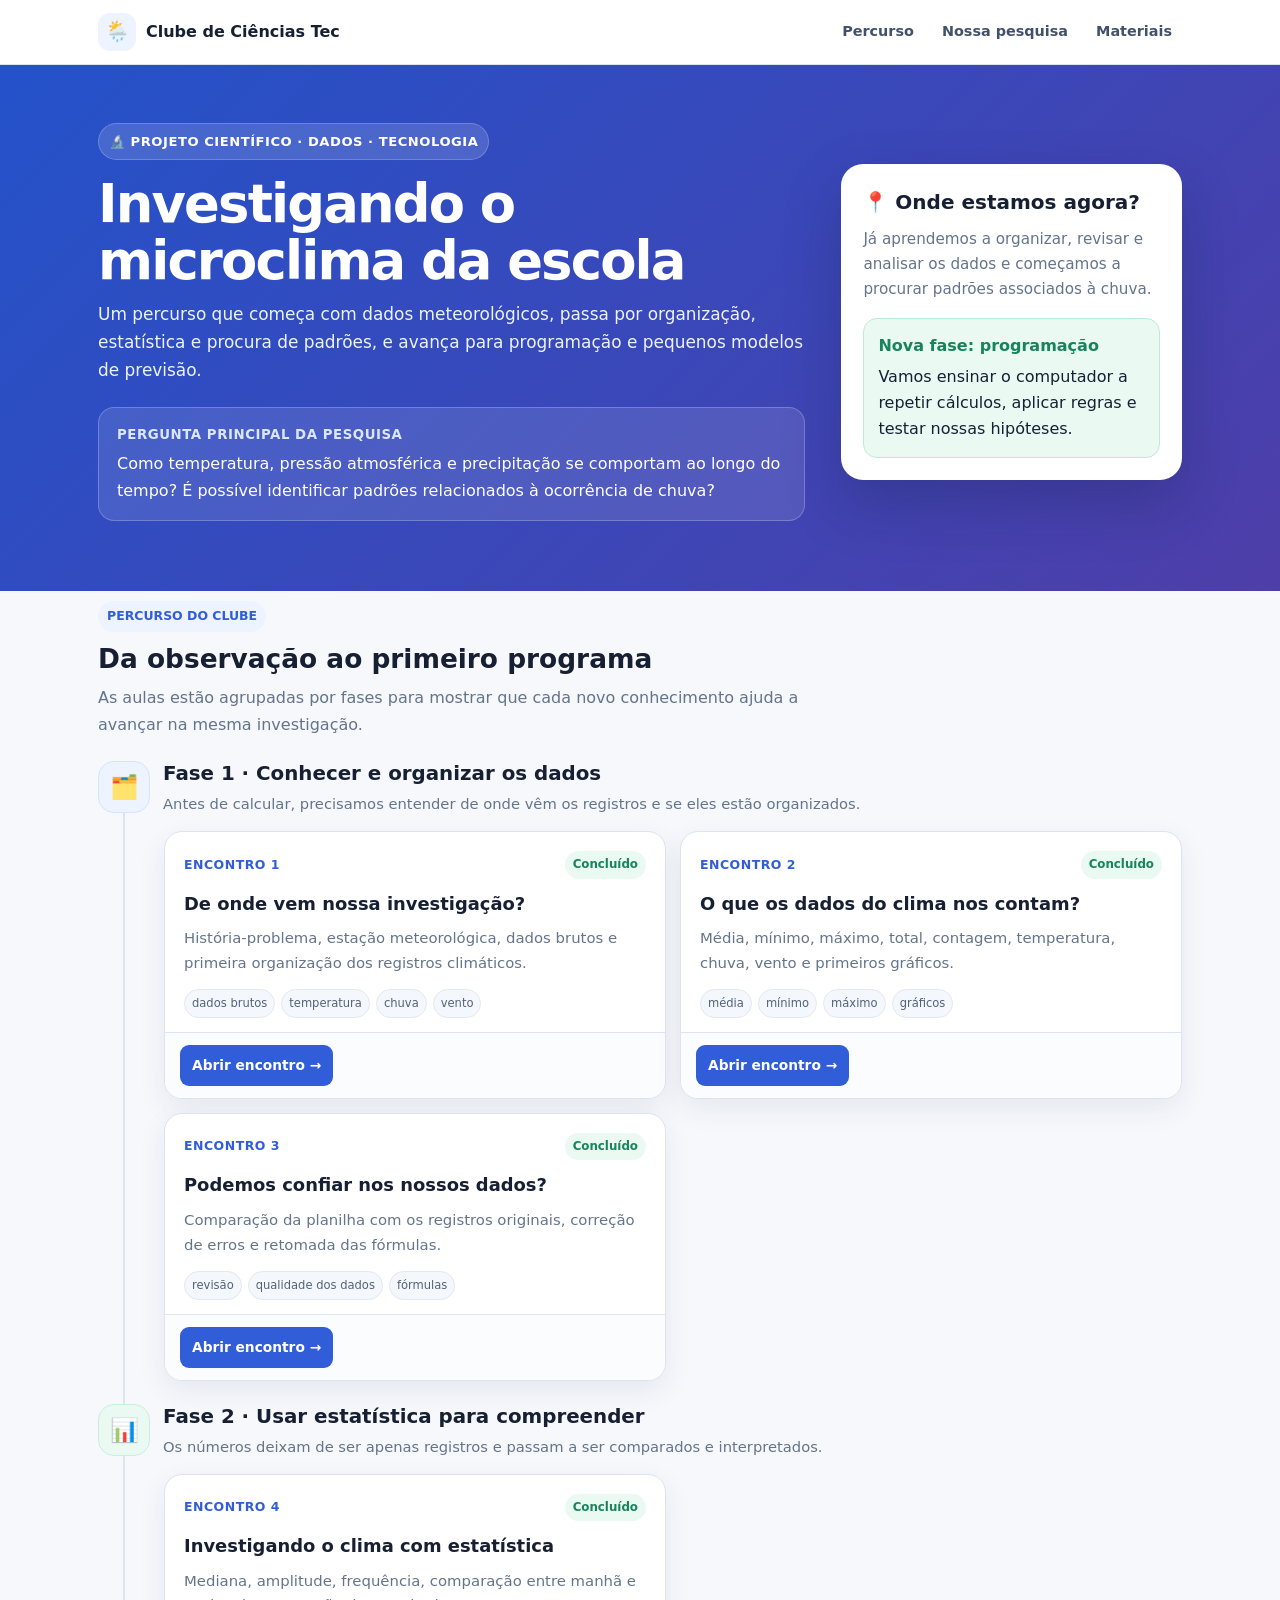
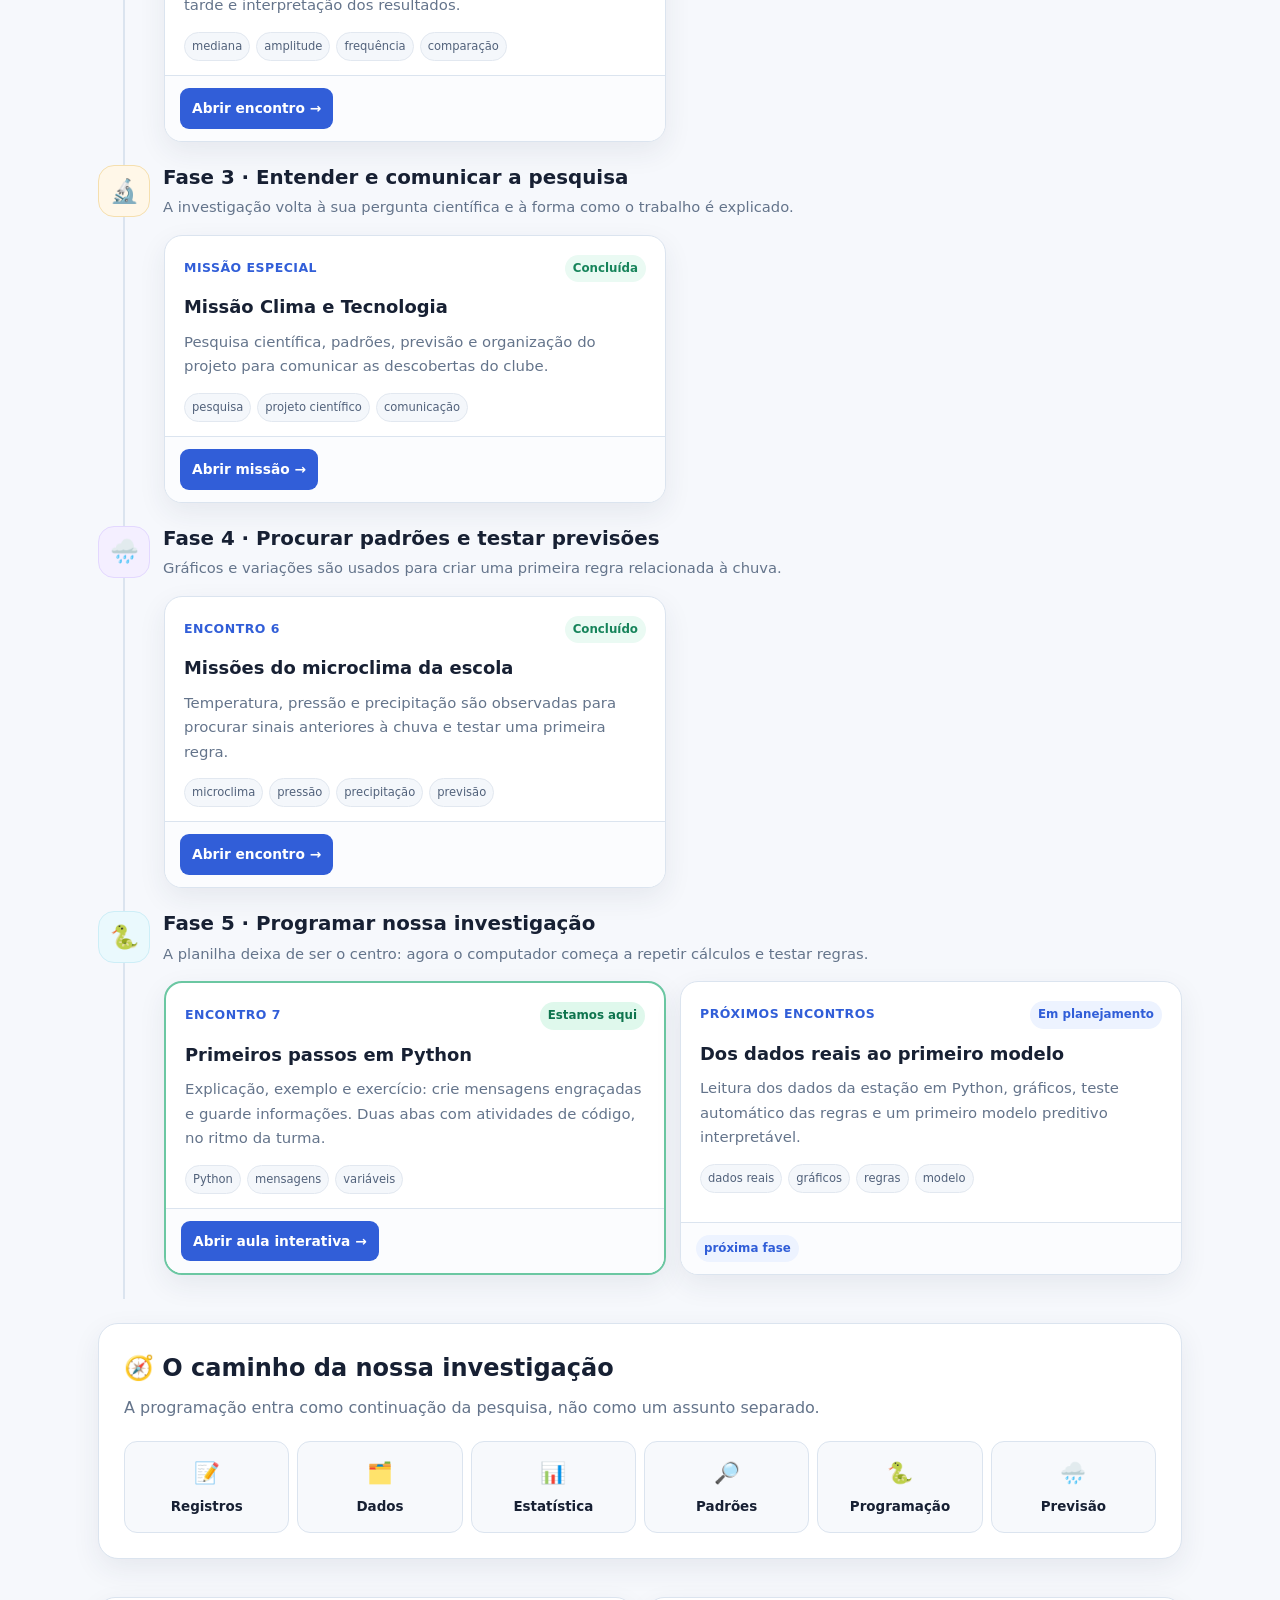
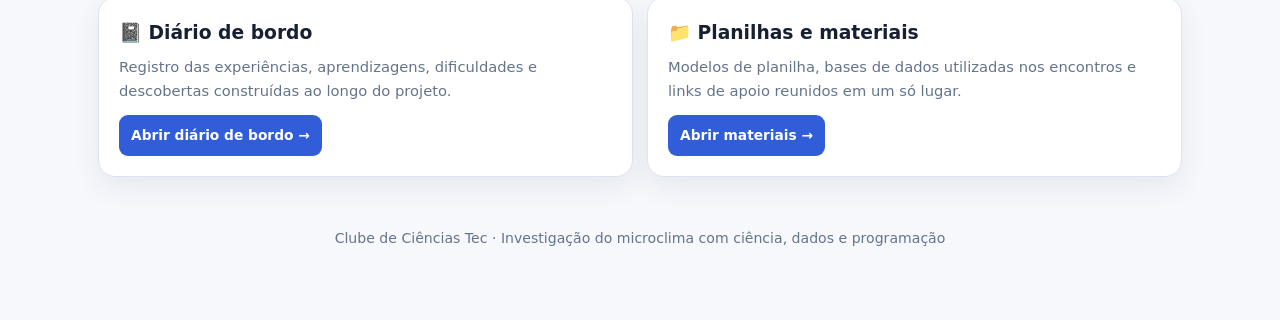
<file: index.html>
<!doctype html>
<html lang="pt-BR">
<head>
  <meta charset="utf-8">
  <meta name="viewport" content="width=device-width,initial-scale=1">
  <meta name="description" content="Percurso do Clube de Ciências Tec: investigação do microclima da escola com dados, estatística e programação.">
  <title>Clube de Ciências Tec — Percurso do projeto</title>
  <link rel="stylesheet" href="assets/site.css">
</head>
<body>
  <div class="topbar">
    <div class="topbar-inner">
      <a class="brand" href="index.html"><span class="brand-icon">🌦️</span><span>Clube de Ciências Tec</span></a>
      <div class="toplinks"><a href="#percurso">Percurso</a><a href="#caminho">Nossa pesquisa</a><a href="materiais/index.html">Materiais</a></div>
    </div>
  </div>

  <header class="hero">
    <div class="hero-inner">
      <div>
        <span class="eyebrow">🔬 Projeto científico · dados · tecnologia</span>
        <h1>Investigando o microclima da escola</h1>
        <p>Um percurso que começa com dados meteorológicos, passa por organização, estatística e procura de padrões, e avança para programação e pequenos modelos de previsão.</p>
        <div class="question-box"><small>Pergunta principal da pesquisa</small>Como temperatura, pressão atmosférica e precipitação se comportam ao longo do tempo? É possível identificar padrões relacionados à ocorrência de chuva?</div>
      </div>
      <aside class="hero-card">
        <h2>📍 Onde estamos agora?</h2>
        <p>Já aprendemos a organizar, revisar e analisar os dados e começamos a procurar padrões associados à chuva.</p>
        <div class="step-now"><strong>Nova fase: programação</strong>Vamos ensinar o computador a repetir cálculos, aplicar regras e testar nossas hipóteses.</div>
      </aside>
    </div>
  </header>

  <main id="percurso">
    <div class="section-title">
      <span class="section-kicker">PERCURSO DO CLUBE</span>
      <h2>Da observação ao primeiro programa</h2>
      <p>As aulas estão agrupadas por fases para mostrar que cada novo conhecimento ajuda a avançar na mesma investigação.</p>
    </div>

    <section class="phase">
      <div class="phase-head"><div class="phase-icon">🗂️</div><div><h3>Fase 1 · Conhecer e organizar os dados</h3><p>Antes de calcular, precisamos entender de onde vêm os registros e se eles estão organizados.</p></div></div>
      <div class="cards">
        <article class="lesson"><div class="lesson-body"><div class="lesson-meta"><span class="lesson-no">Encontro 1</span><span class="status-badge done">Concluído</span></div><h4>De onde vem nossa investigação?</h4><p>História-problema, estação meteorológica, dados brutos e primeira organização dos registros climáticos.</p><div class="lesson-tags"><span class="tag">dados brutos</span><span class="tag">temperatura</span><span class="tag">chuva</span><span class="tag">vento</span></div></div><div class="lesson-footer"><a class="btn primary" href="aulas/01-historia-dados.html">Abrir encontro →</a></div></article>
        <article class="lesson"><div class="lesson-body"><div class="lesson-meta"><span class="lesson-no">Encontro 2</span><span class="status-badge done">Concluído</span></div><h4>O que os dados do clima nos contam?</h4><p>Média, mínimo, máximo, total, contagem, temperatura, chuva, vento e primeiros gráficos.</p><div class="lesson-tags"><span class="tag">média</span><span class="tag">mínimo</span><span class="tag">máximo</span><span class="tag">gráficos</span></div></div><div class="lesson-footer"><a class="btn primary" href="aulas/02-analise-clima.html">Abrir encontro →</a></div></article>
        <article class="lesson"><div class="lesson-body"><div class="lesson-meta"><span class="lesson-no">Encontro 3</span><span class="status-badge done">Concluído</span></div><h4>Podemos confiar nos nossos dados?</h4><p>Comparação da planilha com os registros originais, correção de erros e retomada das fórmulas.</p><div class="lesson-tags"><span class="tag">revisão</span><span class="tag">qualidade dos dados</span><span class="tag">fórmulas</span></div></div><div class="lesson-footer"><a class="btn primary" href="aulas/03-revisao-dados.html">Abrir encontro →</a></div></article>
      </div>
    </section>

    <section class="phase green">
      <div class="phase-head"><div class="phase-icon">📊</div><div><h3>Fase 2 · Usar estatística para compreender</h3><p>Os números deixam de ser apenas registros e passam a ser comparados e interpretados.</p></div></div>
      <div class="cards"><article class="lesson"><div class="lesson-body"><div class="lesson-meta"><span class="lesson-no">Encontro 4</span><span class="status-badge done">Concluído</span></div><h4>Investigando o clima com estatística</h4><p>Mediana, amplitude, frequência, comparação entre manhã e tarde e interpretação dos resultados.</p><div class="lesson-tags"><span class="tag">mediana</span><span class="tag">amplitude</span><span class="tag">frequência</span><span class="tag">comparação</span></div></div><div class="lesson-footer"><a class="btn primary" href="aulas/04-estatistica.html">Abrir encontro →</a></div></article></div>
    </section>

    <section class="phase amber">
      <div class="phase-head"><div class="phase-icon">🔬</div><div><h3>Fase 3 · Entender e comunicar a pesquisa</h3><p>A investigação volta à sua pergunta científica e à forma como o trabalho é explicado.</p></div></div>
      <div class="cards"><article class="lesson"><div class="lesson-body"><div class="lesson-meta"><span class="lesson-no">Missão especial</span><span class="status-badge done">Concluída</span></div><h4>Missão Clima e Tecnologia</h4><p>Pesquisa científica, padrões, previsão e organização do projeto para comunicar as descobertas do clube.</p><div class="lesson-tags"><span class="tag">pesquisa</span><span class="tag">projeto científico</span><span class="tag">comunicação</span></div></div><div class="lesson-footer"><a class="btn primary" href="aulas/05-missao-clima.html">Abrir missão →</a></div></article></div>
    </section>

    <section class="phase purple">
      <div class="phase-head"><div class="phase-icon">🌧️</div><div><h3>Fase 4 · Procurar padrões e testar previsões</h3><p>Gráficos e variações são usados para criar uma primeira regra relacionada à chuva.</p></div></div>
      <div class="cards"><article class="lesson"><div class="lesson-body"><div class="lesson-meta"><span class="lesson-no">Encontro 6</span><span class="status-badge done">Concluído</span></div><h4>Missões do microclima da escola</h4><p>Temperatura, pressão e precipitação são observadas para procurar sinais anteriores à chuva e testar uma primeira regra.</p><div class="lesson-tags"><span class="tag">microclima</span><span class="tag">pressão</span><span class="tag">precipitação</span><span class="tag">previsão</span></div></div><div class="lesson-footer"><a class="btn primary" href="aulas/06-microclima-previsao.html">Abrir encontro →</a></div></article></div>
    </section>

    <section class="phase cyan">
      <div class="phase-head"><div class="phase-icon">🐍</div><div><h3>Fase 5 · Programar nossa investigação</h3><p>A planilha deixa de ser o centro: agora o computador começa a repetir cálculos e testar regras.</p></div></div>
      <div class="cards">
        <article class="lesson current"><div class="lesson-body"><div class="lesson-meta"><span class="lesson-no">Encontro 7</span><span class="status-badge now">Estamos aqui</span></div><h4>Primeiros passos em Python</h4><p>Explicação, exemplo e exercício: crie mensagens engraçadas e guarde informações. Duas abas com atividades de código, no ritmo da turma.</p><div class="lesson-tags"><span class="tag">Python</span><span class="tag">mensagens</span><span class="tag">variáveis</span></div></div><div class="lesson-footer"><a class="btn primary" href="aulas/07-programacao-python.html">Abrir aula interativa →</a></div></article>
        <article class="lesson"><div class="lesson-body"><div class="lesson-meta"><span class="lesson-no">Próximos encontros</span><span class="status-badge next">Em planejamento</span></div><h4>Dos dados reais ao primeiro modelo</h4><p>Leitura dos dados da estação em Python, gráficos, teste automático das regras e um primeiro modelo preditivo interpretável.</p><div class="lesson-tags"><span class="tag">dados reais</span><span class="tag">gráficos</span><span class="tag">regras</span><span class="tag">modelo</span></div></div><div class="lesson-footer"><span class="status-badge next">próxima fase</span></div></article>
      </div>
    </section>

    <section id="caminho" class="research-path"><h2>🧭 O caminho da nossa investigação</h2><p>A programação entra como continuação da pesquisa, não como um assunto separado.</p><div class="path-items"><div class="path-item"><span>📝</span>Registros</div><div class="path-item"><span>🗂️</span>Dados</div><div class="path-item"><span>📊</span>Estatística</div><div class="path-item"><span>🔎</span>Padrões</div><div class="path-item"><span>🐍</span>Programação</div><div class="path-item"><span>🌧️</span>Previsão</div></div></section>

    <section id="recursos" class="resources"><div class="resource-card"><h3>📓 Diário de bordo</h3><p>Registro das experiências, aprendizagens, dificuldades e descobertas construídas ao longo do projeto.</p><p style="margin-top:12px"><a class="btn primary" href="diario-de-bordo.html">Abrir diário de bordo →</a></p></div><div class="resource-card"><h3>📁 Planilhas e materiais</h3><p>Modelos de planilha, bases de dados utilizadas nos encontros e links de apoio reunidos em um só lugar.</p><p style="margin-top:12px"><a class="btn primary" href="materiais/index.html">Abrir materiais →</a></p></div></section>

    <footer>Clube de Ciências Tec · Investigação do microclima com ciência, dados e programação</footer>
  </main>
</body>
</html>
</file>
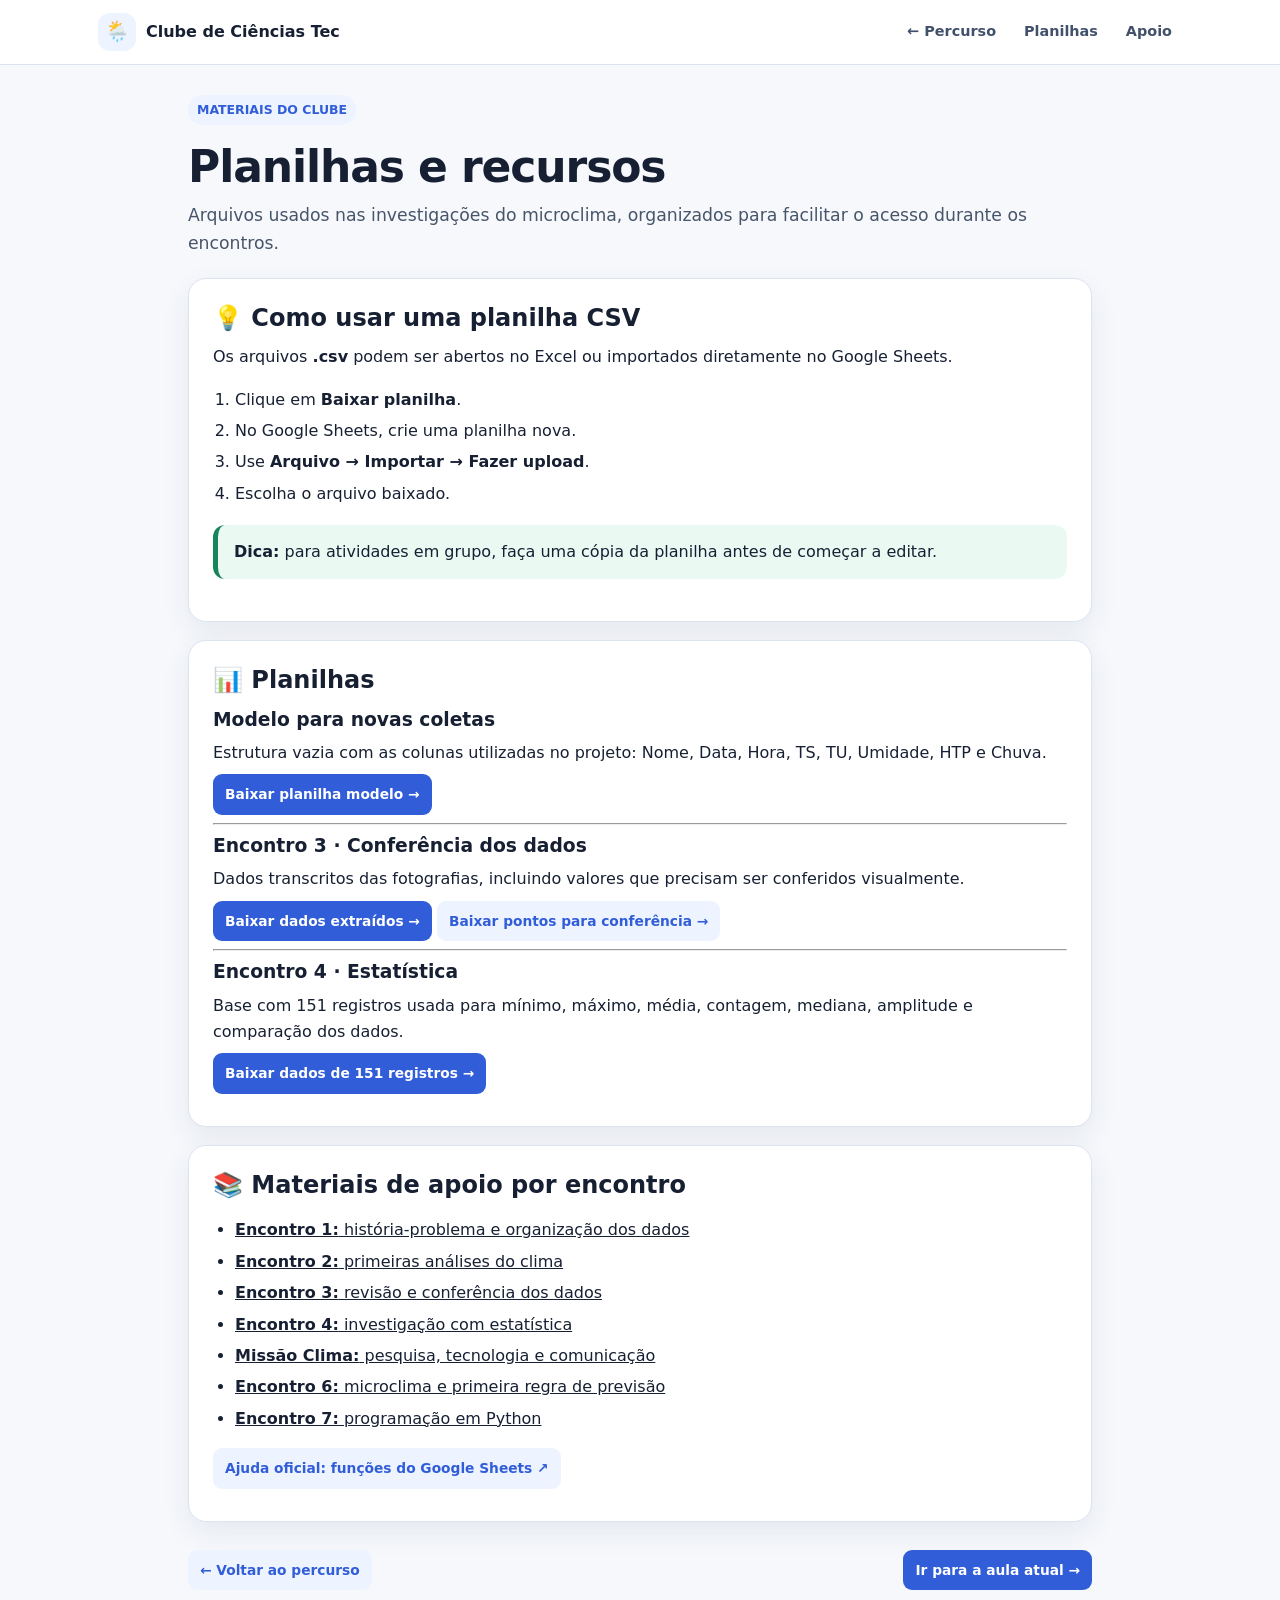
<file: materiais/index.html>
<!doctype html><html lang="pt-BR"><head><meta charset="utf-8"><meta name="viewport" content="width=device-width,initial-scale=1"><meta name="description" content="Planilhas e materiais de apoio do Clube de Ciências Tec."><title>Materiais e recursos — Clube de Ciências Tec</title><link rel="stylesheet" href="../assets/site.css"></head><body><div class="topbar"><div class="topbar-inner"><a class="brand" href="../index.html"><span class="brand-icon">🌦️</span><span>Clube de Ciências Tec</span></a><div class="toplinks"><a href="../index.html">← Percurso</a><a href="#planilhas">Planilhas</a><a href="#apoio">Apoio</a></div></div></div><main class="lesson-page"><span class="section-kicker">MATERIAIS DO CLUBE</span><h1>Planilhas e recursos</h1><p class="lead">Arquivos usados nas investigações do microclima, organizados para facilitar o acesso durante os encontros.</p><section class="card"><h2>💡 Como usar uma planilha CSV</h2><p>Os arquivos <strong>.csv</strong> podem ser abertos no Excel ou importados diretamente no Google Sheets.</p><ol><li>Clique em <strong>Baixar planilha</strong>.</li><li>No Google Sheets, crie uma planilha nova.</li><li>Use <strong>Arquivo → Importar → Fazer upload</strong>.</li><li>Escolha o arquivo baixado.</li></ol><div class="callout green"><strong>Dica:</strong> para atividades em grupo, faça uma cópia da planilha antes de começar a editar.</div></section><section id="planilhas" class="card"><h2>📊 Planilhas</h2><h3>Modelo para novas coletas</h3><p>Estrutura vazia com as colunas utilizadas no projeto: Nome, Data, Hora, TS, TU, Umidade, HTP e Chuva.</p><p><a class="btn primary" href="planilhas/modelo-coleta-clima.csv" download>Baixar planilha modelo →</a></p><hr><h3>Encontro 3 · Conferência dos dados</h3><p>Dados transcritos das fotografias, incluindo valores que precisam ser conferidos visualmente.</p><p><a class="btn primary" href="planilhas/encontro-03-dados-extraidos-fotos.csv" download>Baixar dados extraídos →</a> <a class="btn" href="planilhas/encontro-03-conferencia.csv" download>Baixar pontos para conferência →</a></p><hr><h3>Encontro 4 · Estatística</h3><p>Base com 151 registros usada para mínimo, máximo, média, contagem, mediana, amplitude e comparação dos dados.</p><p><a class="btn primary" href="planilhas/encontro-04-dados-151-registros.csv" download>Baixar dados de 151 registros →</a></p></section><section id="apoio" class="card"><h2>📚 Materiais de apoio por encontro</h2><ul><li><a href="../aulas/01-historia-dados.html"><strong>Encontro 1:</strong> história-problema e organização dos dados</a></li><li><a href="../aulas/02-analise-clima.html"><strong>Encontro 2:</strong> primeiras análises do clima</a></li><li><a href="../aulas/03-revisao-dados.html"><strong>Encontro 3:</strong> revisão e conferência dos dados</a></li><li><a href="../aulas/04-estatistica.html"><strong>Encontro 4:</strong> investigação com estatística</a></li><li><a href="../aulas/05-missao-clima.html"><strong>Missão Clima:</strong> pesquisa, tecnologia e comunicação</a></li><li><a href="../aulas/06-microclima-previsao.html"><strong>Encontro 6:</strong> microclima e primeira regra de previsão</a></li><li><a href="../aulas/07-programacao-python.html"><strong>Encontro 7:</strong> programação em Python</a></li></ul><p><a class="btn" href="https://support.google.com/docs/table/25273?hl=pt-BR" target="_blank" rel="noopener">Ajuda oficial: funções do Google Sheets ↗</a></p></section><div class="lesson-nav"><a class="btn" href="../index.html">← Voltar ao percurso</a><a class="btn primary" href="../aulas/07-programacao-python.html">Ir para a aula atual →</a></div></main></body></html>
</file>
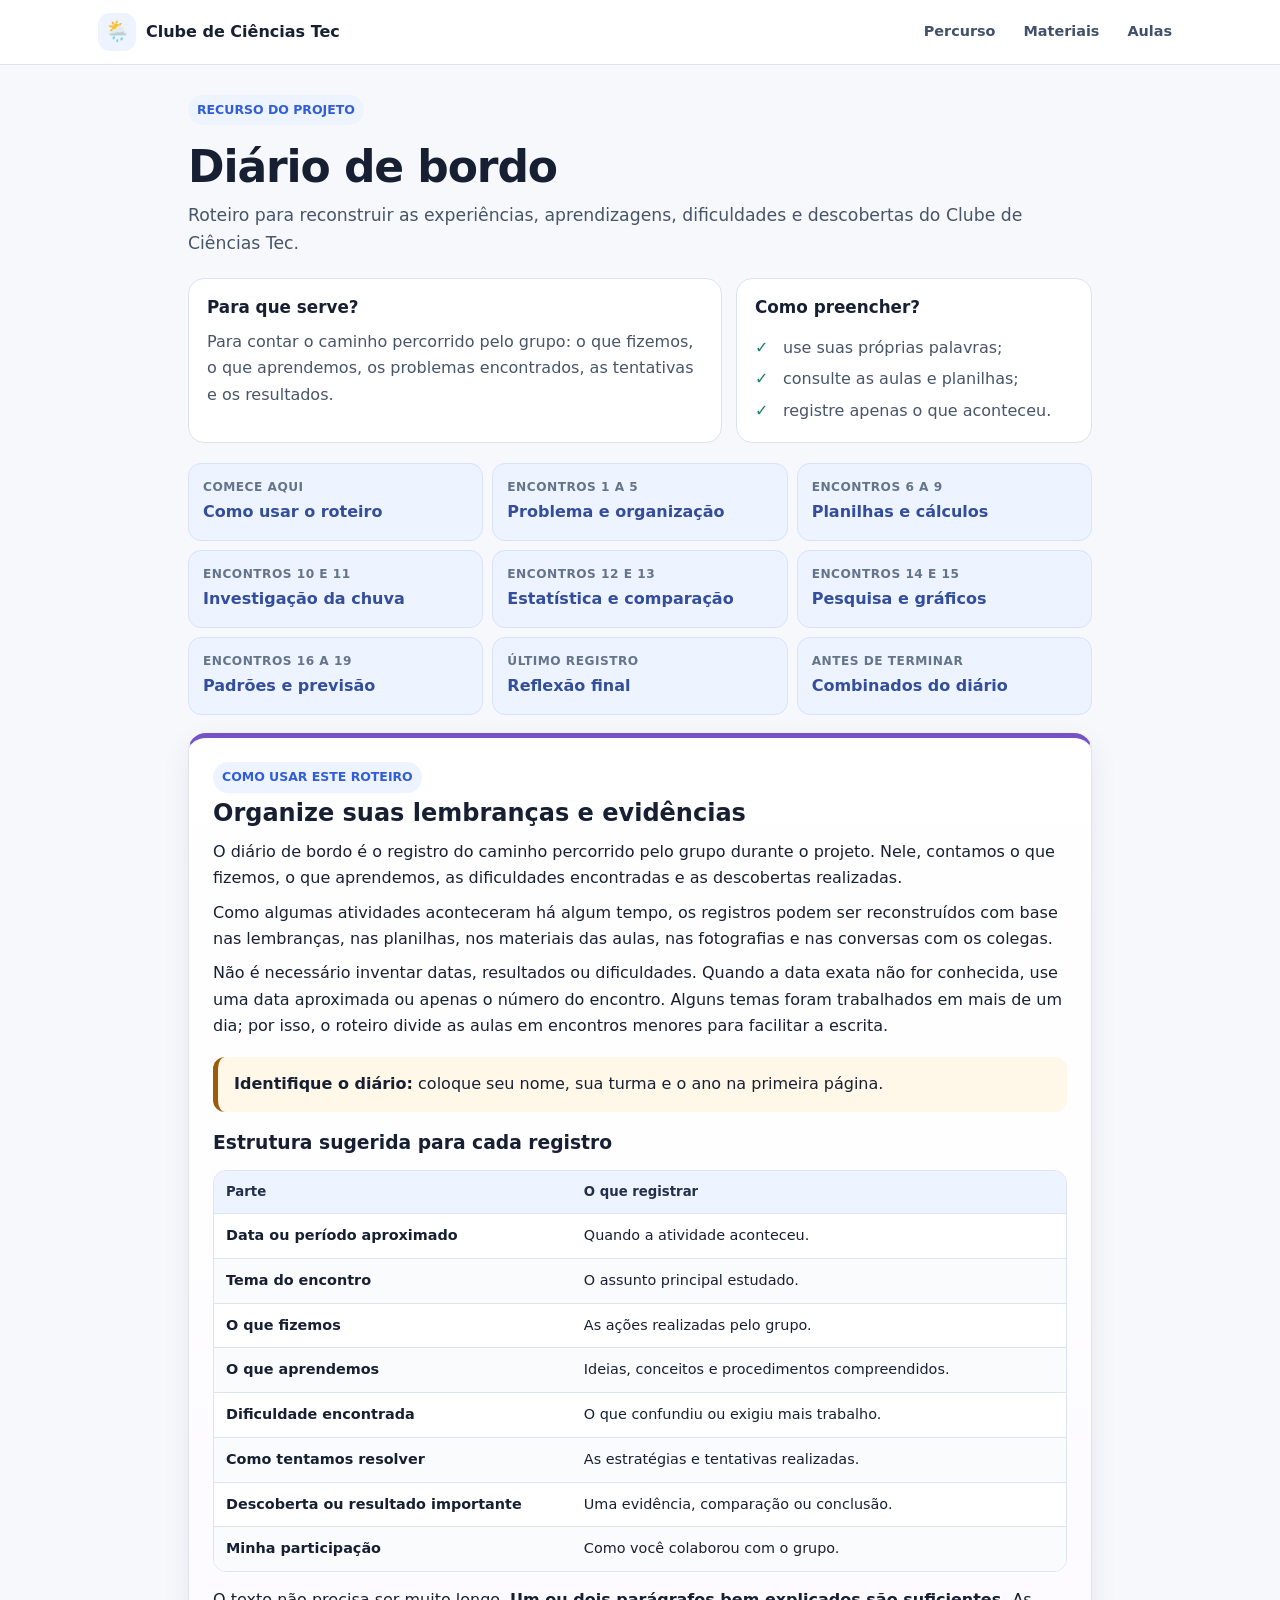
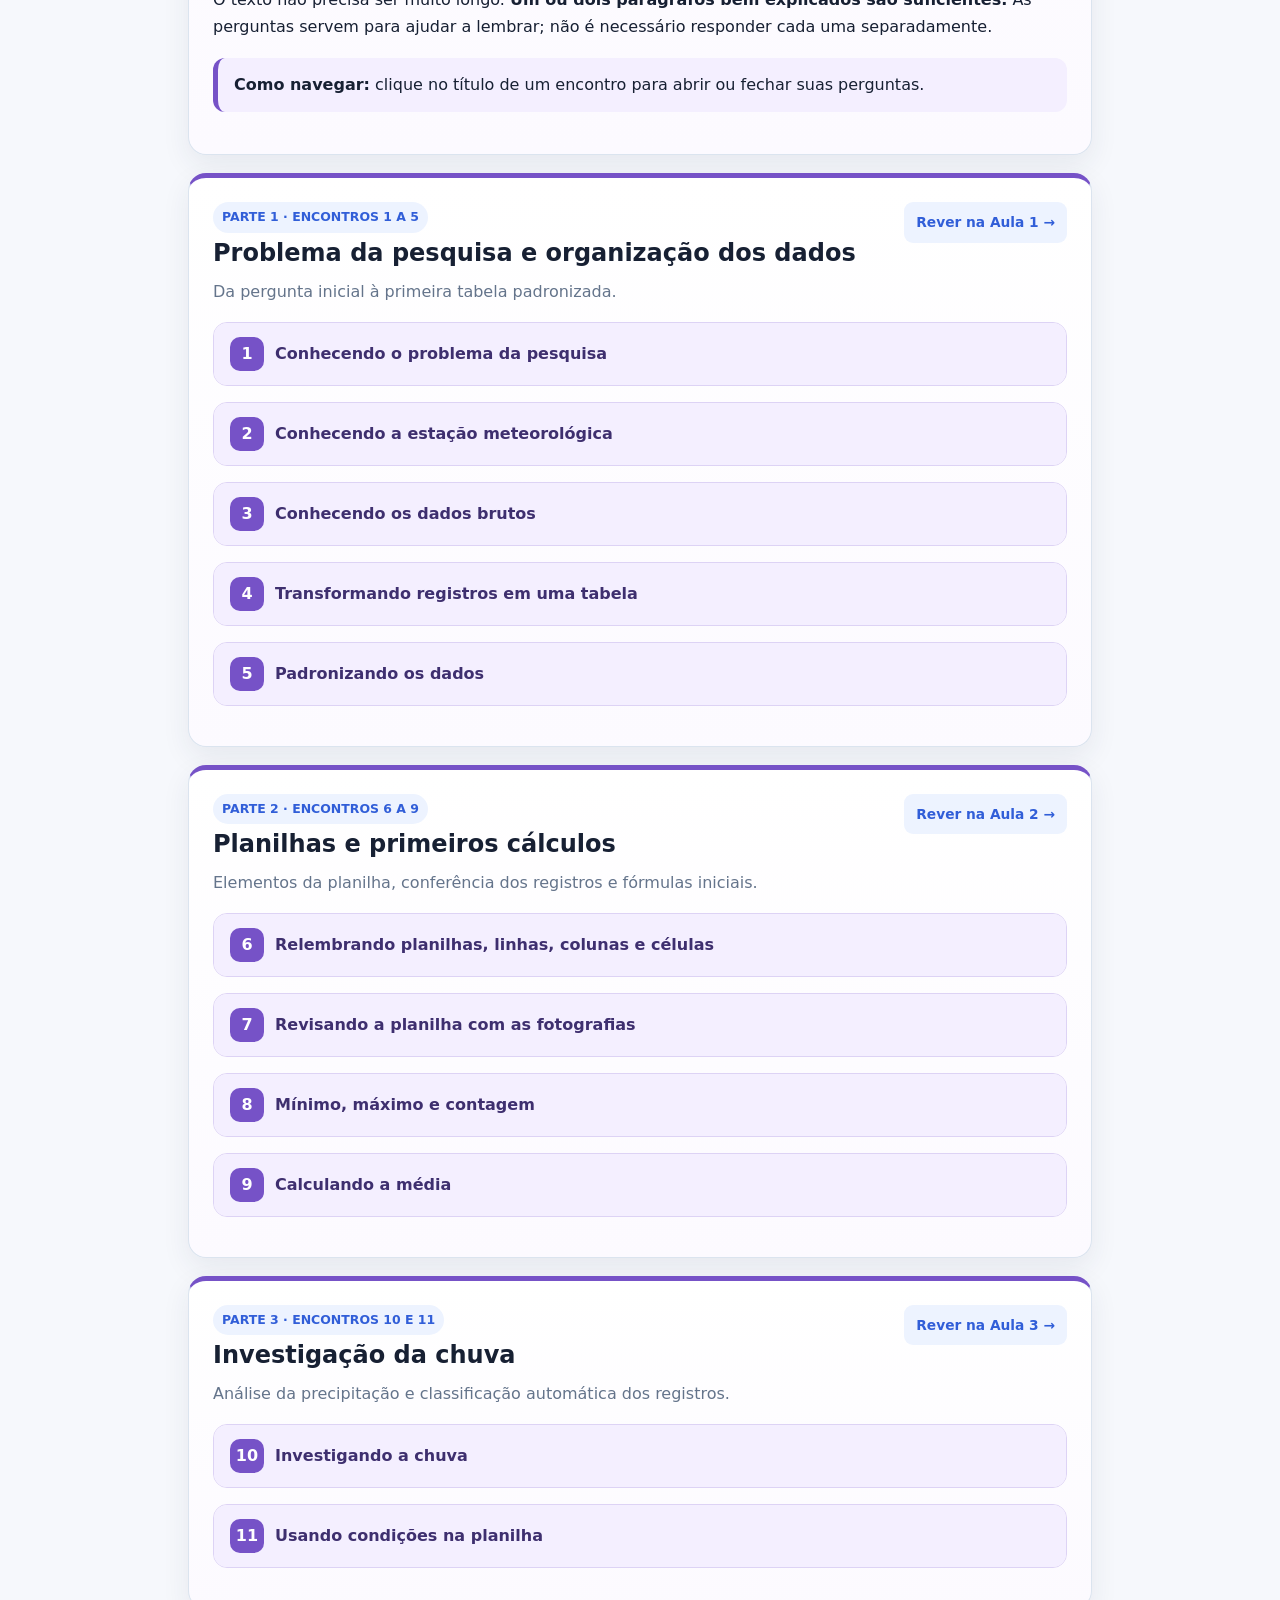
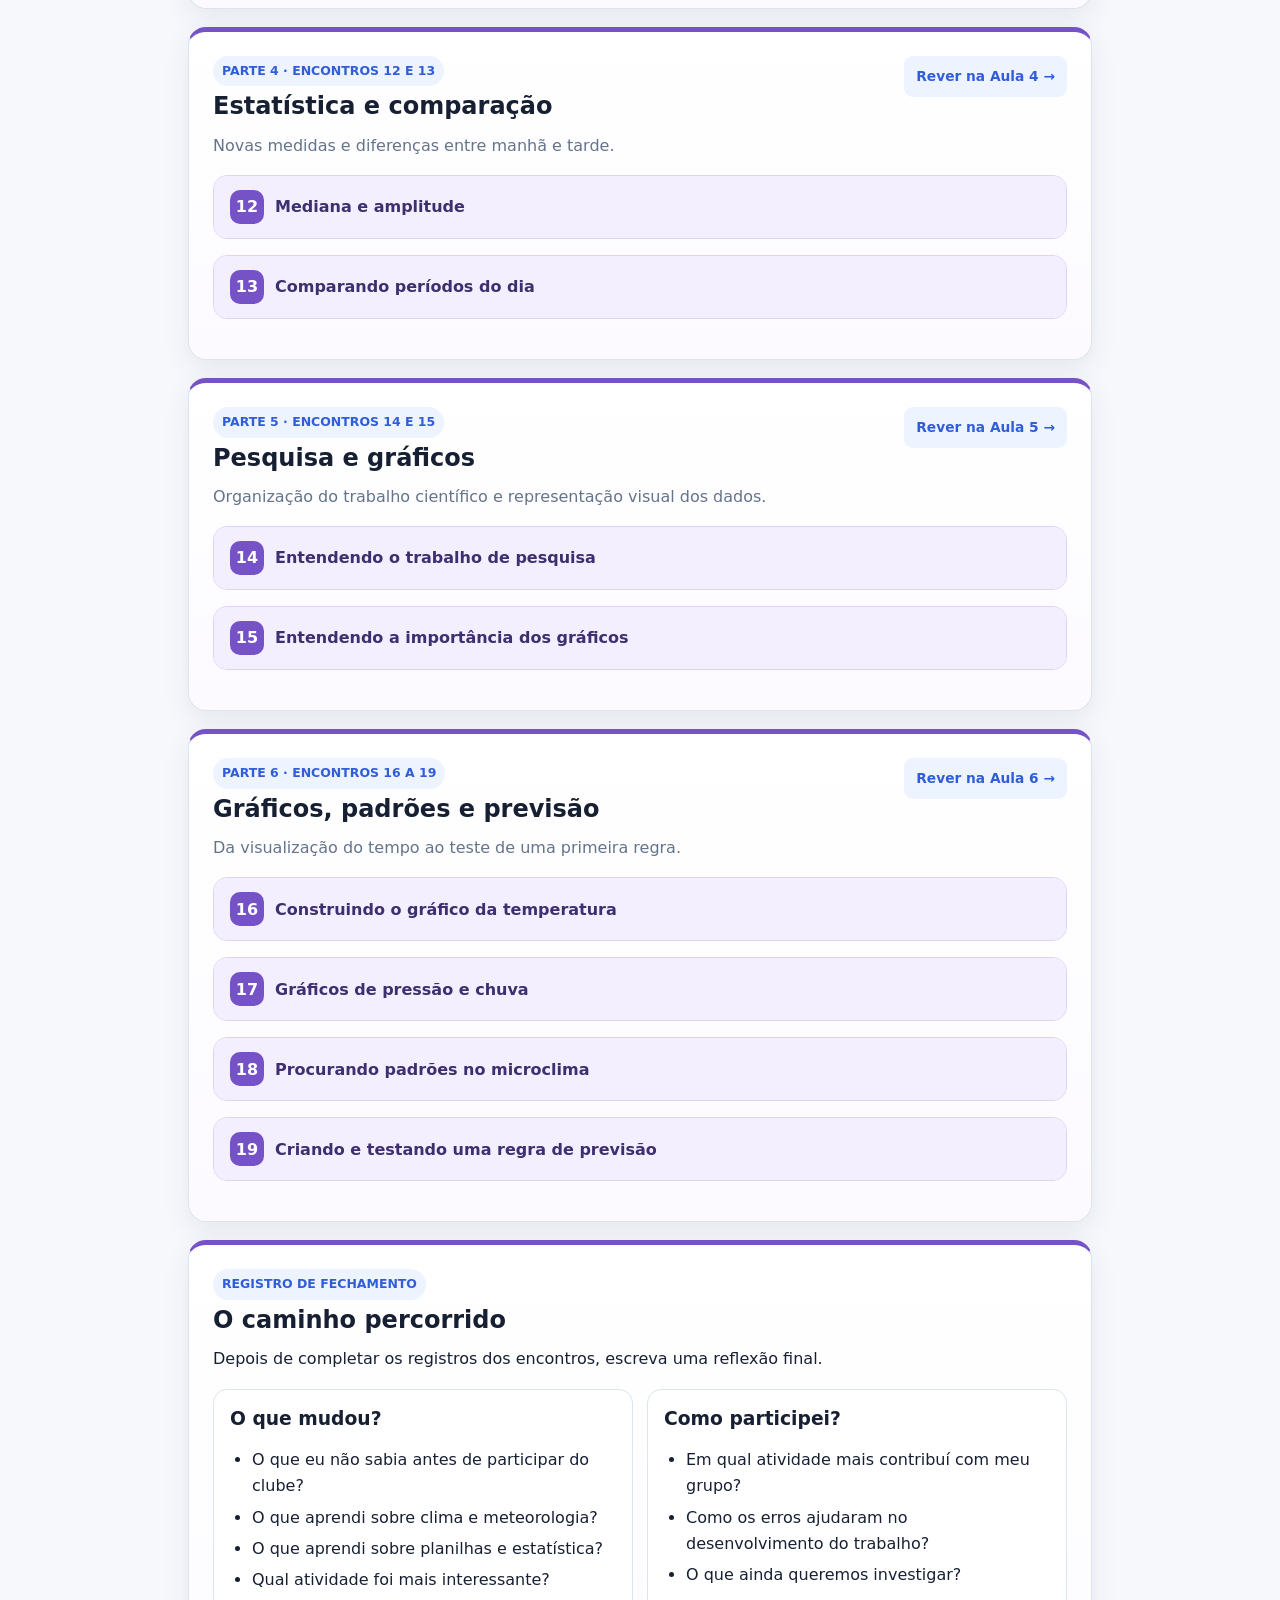
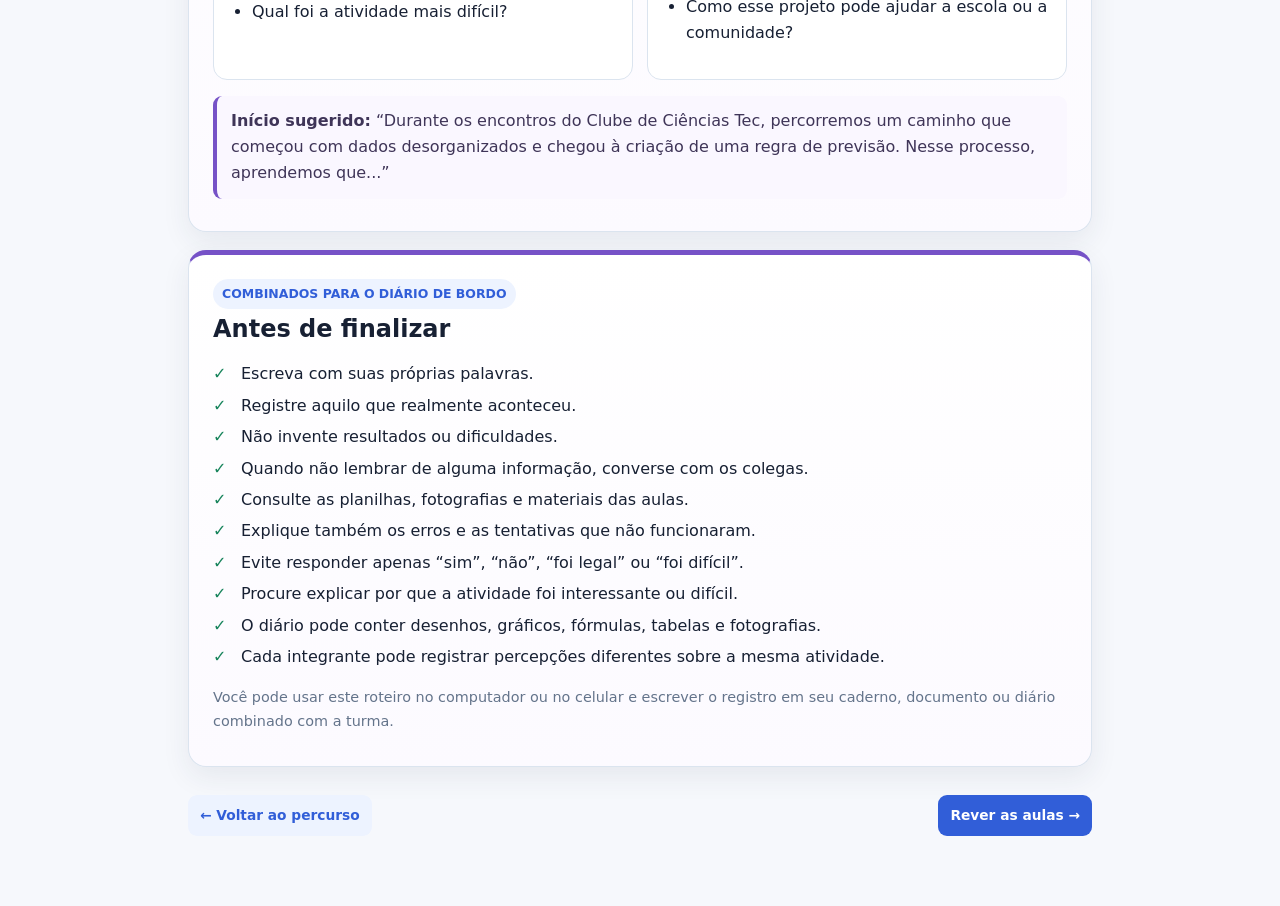
<file: diario-de-bordo.html>
<!doctype html>
<html lang="pt-BR">
<head>
  <meta charset="utf-8">
  <meta name="viewport" content="width=device-width,initial-scale=1">
  <meta name="description" content="Roteiro online do diário de bordo do Clube de Ciências Tec, com orientações, encontros 1 a 19 e reflexão final.">
  <title>Diário de bordo — Clube de Ciências Tec</title>
  <link rel="stylesheet" href="assets/site.css?v=20260913-2">
</head>
<body>
  <div class="topbar">
    <div class="topbar-inner">
      <a class="brand" href="index.html"><span class="brand-icon">🌦️</span><span>Clube de Ciências Tec</span></a>
      <div class="toplinks"><a href="index.html">Percurso</a><a href="materiais/index.html">Materiais</a><a href="aulas/01-historia-dados.html">Aulas</a></div>
    </div>
  </div>

  <main class="lesson-page">
    <span class="section-kicker">RECURSO DO PROJETO</span>
    <h1>Diário de bordo</h1>
    <p class="lead">Roteiro para reconstruir as experiências, aprendizagens, dificuldades e descobertas do Clube de Ciências Tec.</p>

    <div class="lesson-summary">
      <div>
        <h2>Para que serve?</h2>
        <p>Para contar o caminho percorrido pelo grupo: o que fizemos, o que aprendemos, os problemas encontrados, as tentativas e os resultados.</p>
      </div>
      <div>
        <h2>Como preencher?</h2>
        <ul class="check-list">
          <li>use suas próprias palavras;</li>
          <li>consulte as aulas e planilhas;</li>
          <li>registre apenas o que aconteceu.</li>
        </ul>
      </div>
    </div>

    <nav class="diary-jump" aria-label="Partes do diário de bordo">
      <a href="#como-usar"><span>Comece aqui</span>Como usar o roteiro</a>
      <a href="#parte-1"><span>Encontros 1 a 5</span>Problema e organização</a>
      <a href="#parte-2"><span>Encontros 6 a 9</span>Planilhas e cálculos</a>
      <a href="#parte-3"><span>Encontros 10 e 11</span>Investigação da chuva</a>
      <a href="#parte-4"><span>Encontros 12 e 13</span>Estatística e comparação</a>
      <a href="#parte-5"><span>Encontros 14 e 15</span>Pesquisa e gráficos</a>
      <a href="#parte-6"><span>Encontros 16 a 19</span>Padrões e previsão</a>
      <a href="#fechamento"><span>Último registro</span>Reflexão final</a>
      <a href="#combinados"><span>Antes de terminar</span>Combinados do diário</a>
    </nav>

    <section id="como-usar" class="card journal-card diary-part">
      <span class="section-kicker">COMO USAR ESTE ROTEIRO</span>
      <h2>Organize suas lembranças e evidências</h2>
      <p>O diário de bordo é o registro do caminho percorrido pelo grupo durante o projeto. Nele, contamos o que fizemos, o que aprendemos, as dificuldades encontradas e as descobertas realizadas.</p>
      <p>Como algumas atividades aconteceram há algum tempo, os registros podem ser reconstruídos com base nas lembranças, nas planilhas, nos materiais das aulas, nas fotografias e nas conversas com os colegas.</p>
      <p>Não é necessário inventar datas, resultados ou dificuldades. Quando a data exata não for conhecida, use uma data aproximada ou apenas o número do encontro. Alguns temas foram trabalhados em mais de um dia; por isso, o roteiro divide as aulas em encontros menores para facilitar a escrita.</p>
      <div class="callout amber"><strong>Identifique o diário:</strong> coloque seu nome, sua turma e o ano na primeira página.</div>

      <h3>Estrutura sugerida para cada registro</h3>
      <div class="table-wrap">
        <table class="data-table journal-template">
          <thead><tr><th>Parte</th><th>O que registrar</th></tr></thead>
          <tbody>
            <tr><td>Data ou período aproximado</td><td>Quando a atividade aconteceu.</td></tr>
            <tr><td>Tema do encontro</td><td>O assunto principal estudado.</td></tr>
            <tr><td>O que fizemos</td><td>As ações realizadas pelo grupo.</td></tr>
            <tr><td>O que aprendemos</td><td>Ideias, conceitos e procedimentos compreendidos.</td></tr>
            <tr><td>Dificuldade encontrada</td><td>O que confundiu ou exigiu mais trabalho.</td></tr>
            <tr><td>Como tentamos resolver</td><td>As estratégias e tentativas realizadas.</td></tr>
            <tr><td>Descoberta ou resultado importante</td><td>Uma evidência, comparação ou conclusão.</td></tr>
            <tr><td>Minha participação</td><td>Como você colaborou com o grupo.</td></tr>
          </tbody>
        </table>
      </div>
      <p>O texto não precisa ser muito longo. <strong>Um ou dois parágrafos bem explicados são suficientes.</strong> As perguntas servem para ajudar a lembrar; não é necessário responder cada uma separadamente.</p>
      <div class="callout purple"><strong>Como navegar:</strong> clique no título de um encontro para abrir ou fechar suas perguntas.</div>
    </section>

    <section id="parte-1" class="card journal-card diary-part">
      <div class="diary-part-head">
        <div><span class="section-kicker">PARTE 1 · ENCONTROS 1 A 5</span><h2>Problema da pesquisa e organização dos dados</h2><p>Da pergunta inicial à primeira tabela padronizada.</p></div>
        <a class="btn" href="aulas/01-historia-dados.html#diario">Rever na Aula 1 →</a>
      </div>

      <details class="journal-entry">
        <summary><span class="journal-number">1</span>Conhecendo o problema da pesquisa</summary>
        <div class="journal-content">
          <p>Conhecemos a situação que deu origem ao projeto: as mudanças do clima na região da escola e a possibilidade de usar os dados da estação meteorológica para compreender essas mudanças.</p>
          <h3>Perguntas para ajudar no registro</h3>
          <ul class="journal-questions">
            <li>Qual problema relacionado ao clima da escola foi apresentado?</li>
            <li>Por que o clima pode interferir nas atividades escolares?</li>
            <li>Qual pergunta o grupo começou a investigar?</li>
            <li>O que imaginávamos que seria possível descobrir?</li>
            <li>O que mais chamou nossa atenção nesse primeiro contato?</li>
          </ul>
          <p class="journal-starter"><strong>Início sugerido:</strong> “Neste encontro, começamos a conversar sobre o clima na região da escola. Percebemos que...”</p>
        </div>
      </details>

      <details class="journal-entry">
        <summary><span class="journal-number">2</span>Conhecendo a estação meteorológica</summary>
        <div class="journal-content">
          <p>Conhecemos melhor a estação meteorológica e os tipos de informações que ela registra.</p>
          <h3>Perguntas para ajudar no registro</h3>
          <ul class="journal-questions">
            <li>O que é uma estação meteorológica?</li>
            <li>Onde está localizada a estação da escola?</li>
            <li>Quais medições ela realiza?</li>
            <li>O que significam temperatura, chuva, umidade, vento e pressão?</li>
            <li>Como a estação pode ajudar o projeto?</li>
          </ul>
          <p class="journal-starter"><strong>Início sugerido:</strong> “Aprendemos que a estação meteorológica é utilizada para...”</p>
        </div>
      </details>

      <details class="journal-entry">
        <summary><span class="journal-number">3</span>Conhecendo os dados brutos</summary>
        <div class="journal-content">
          <p>Observamos registros meteorológicos que ainda não estavam organizados em uma tabela.</p>
          <h3>Perguntas para ajudar no registro</h3>
          <ul class="journal-questions">
            <li>Como os dados estavam escritos?</li>
            <li>Quais informações apareciam nos registros?</li>
            <li>Todos os valores estavam registrados da mesma maneira?</li>
            <li>Que problemas encontramos nas datas, horários e unidades?</li>
            <li>Por que dados desorganizados dificultam uma pesquisa?</li>
          </ul>
          <p class="journal-starter"><strong>Início sugerido:</strong> “Recebemos vários registros meteorológicos em formato bruto. Ao observar esses registros, percebemos que...”</p>
        </div>
      </details>

      <details class="journal-entry">
        <summary><span class="journal-number">4</span>Transformando registros em uma tabela</summary>
        <div class="journal-content">
          <p>Começamos a separar as informações dos registros em linhas e colunas.</p>
          <h3>Perguntas para ajudar no registro</h3>
          <ul class="journal-questions">
            <li>Quais informações foram transformadas em colunas?</li>
            <li>O que cada linha da tabela representava?</li>
            <li>Como decidimos a ordem das colunas?</li>
            <li>Qual foi a parte mais difícil da organização?</li>
            <li>Como uma tabela facilitou a leitura dos dados?</li>
          </ul>
          <p class="journal-starter"><strong>Início sugerido:</strong> “Começamos a transformar os registros em uma tabela. Criamos colunas para...”</p>
        </div>
      </details>

      <details class="journal-entry">
        <summary><span class="journal-number">5</span>Padronizando os dados</summary>
        <div class="journal-content">
          <p>Revisamos a tabela e padronizamos a forma de registrar os dados.</p>
          <h3>Perguntas para ajudar no registro</h3>
          <ul class="journal-questions">
            <li>Como padronizamos as datas e os horários?</li>
            <li>Quais unidades foram usadas para temperatura, chuva e vento?</li>
            <li>Encontramos valores sem unidade?</li>
            <li>Por que todos os dados precisam seguir o mesmo padrão?</li>
            <li>Que correções foram realizadas?</li>
          </ul>
          <p class="journal-starter"><strong>Início sugerido:</strong> “Depois de montar a tabela, percebemos que alguns dados precisavam ser corrigidos ou padronizados...”</p>
        </div>
      </details>
    </section>

    <section id="parte-2" class="card journal-card diary-part">
      <div class="diary-part-head">
        <div><span class="section-kicker">PARTE 2 · ENCONTROS 6 A 9</span><h2>Planilhas e primeiros cálculos</h2><p>Elementos da planilha, conferência dos registros e fórmulas iniciais.</p></div>
        <a class="btn" href="aulas/02-analise-clima.html#diario">Rever na Aula 2 →</a>
      </div>

      <details class="journal-entry">
        <summary><span class="journal-number">6</span>Relembrando planilhas, linhas, colunas e células</summary>
        <div class="journal-content">
          <p>Revisamos os elementos básicos de uma planilha eletrônica.</p>
          <h3>Perguntas para ajudar no registro</h3>
          <ul class="journal-questions">
            <li>O que é uma planilha?</li>
            <li>Qual é a diferença entre linha e coluna?</li>
            <li>O que é uma célula?</li>
            <li>Como identificamos uma célula, como C2 ou D5?</li>
            <li>O que cada linha representava em nossa planilha climática?</li>
          </ul>
          <p class="journal-starter"><strong>Início sugerido:</strong> “Neste encontro, relembramos que uma planilha é formada por...”</p>
        </div>
      </details>

      <details class="journal-entry">
        <summary><span class="journal-number">7</span>Revisando a planilha com as fotografias</summary>
        <div class="journal-content">
          <p>Comparamos os valores da planilha com fotografias dos registros originais.</p>
          <h3>Perguntas para ajudar no registro</h3>
          <ul class="journal-questions">
            <li>Como fizemos a comparação entre as imagens e a planilha?</li>
            <li>Que tipos de erros procuramos?</li>
            <li>Encontramos números ou horários digitados incorretamente?</li>
            <li>Como marcamos as células corrigidas?</li>
            <li>Por que essa revisão precisava acontecer antes dos cálculos?</li>
          </ul>
          <p class="journal-starter"><strong>Início sugerido:</strong> “Utilizamos fotografias dos registros para verificar se os dados haviam sido digitados corretamente...”</p>
        </div>
      </details>

      <details class="journal-entry">
        <summary><span class="journal-number">8</span>Mínimo, máximo e contagem</summary>
        <div class="journal-content">
          <p>Utilizamos fórmulas para localizar valores e contar registros.</p>
          <h3>Perguntas para ajudar no registro</h3>
          <ul class="journal-questions">
            <li>O que representa o valor mínimo?</li>
            <li>O que representa o valor máximo?</li>
            <li>Qual fórmula usamos para encontrar cada um?</li>
            <li>O que significa contar registros?</li>
            <li>Em quais colunas aplicamos essas fórmulas?</li>
            <li>Que resultado chamou mais nossa atenção?</li>
          </ul>
          <p class="journal-starter"><strong>Início sugerido:</strong> “Utilizamos fórmulas da planilha para encontrar os menores e os maiores valores...”</p>
        </div>
      </details>

      <details class="journal-entry">
        <summary><span class="journal-number">9</span>Calculando a média</summary>
        <div class="journal-content">
          <p>Trabalhamos com o conceito de média e utilizamos uma fórmula para calculá-la.</p>
          <h3>Perguntas para ajudar no registro</h3>
          <ul class="journal-questions">
            <li>O que é média?</li>
            <li>Como uma média é calculada?</li>
            <li>Em quais variáveis meteorológicas calculamos a média?</li>
            <li>O resultado representou bem os dados?</li>
            <li>Houve algum valor muito diferente dos demais?</li>
            <li>Qual foi a principal dificuldade para usar a fórmula?</li>
          </ul>
          <p class="journal-starter"><strong>Início sugerido:</strong> “Aprendemos que a média ajuda a encontrar um valor que representa um conjunto de dados...”</p>
        </div>
      </details>
    </section>

    <section id="parte-3" class="card journal-card diary-part">
      <div class="diary-part-head">
        <div><span class="section-kicker">PARTE 3 · ENCONTROS 10 E 11</span><h2>Investigação da chuva</h2><p>Análise da precipitação e classificação automática dos registros.</p></div>
        <a class="btn" href="aulas/03-revisao-dados.html#diario">Rever na Aula 3 →</a>
      </div>

      <details class="journal-entry">
        <summary><span class="journal-number">10</span>Investigando a chuva</summary>
        <div class="journal-content">
          <p>Analisamos os registros de precipitação.</p>
          <h3>Perguntas para ajudar no registro</h3>
          <ul class="journal-questions">
            <li>Em quais registros houve chuva?</li>
            <li>Como identificamos um registro com chuva?</li>
            <li>Qual foi o maior volume de chuva?</li>
            <li>Como calculamos a chuva total?</li>
            <li>Houve mais registros com chuva ou sem chuva?</li>
            <li>O que os resultados mostraram?</li>
          </ul>
          <p class="journal-starter"><strong>Início sugerido:</strong> “Neste encontro, concentramos nossa investigação nos registros de chuva...”</p>
        </div>
      </details>

      <details class="journal-entry">
        <summary><span class="journal-number">11</span>Usando condições na planilha</summary>
        <div class="journal-content">
          <p>Utilizamos fórmulas para classificar automaticamente os registros.</p>
          <h3>Perguntas para ajudar no registro</h3>
          <ul class="journal-questions">
            <li>Para que serviu a fórmula SE?</li>
            <li>Qual condição utilizamos para decidir se havia chovido?</li>
            <li>Que respostas a fórmula mostrava?</li>
            <li>Como a fórmula evitou que classificássemos cada linha manualmente?</li>
            <li>A fórmula funcionou em todos os registros?</li>
          </ul>
          <p class="journal-starter"><strong>Início sugerido:</strong> “Criamos uma nova coluna para indicar automaticamente se havia chovido ou não...”</p>
        </div>
      </details>
    </section>

    <section id="parte-4" class="card journal-card diary-part">
      <div class="diary-part-head">
        <div><span class="section-kicker">PARTE 4 · ENCONTROS 12 E 13</span><h2>Estatística e comparação</h2><p>Novas medidas e diferenças entre manhã e tarde.</p></div>
        <a class="btn" href="aulas/04-estatistica.html#diario">Rever na Aula 4 →</a>
      </div>

      <details class="journal-entry">
        <summary><span class="journal-number">12</span>Mediana e amplitude</summary>
        <div class="journal-content">
          <p>Conhecemos outras maneiras de resumir e comparar os dados.</p>
          <h3>Perguntas para ajudar no registro</h3>
          <ul class="journal-questions">
            <li>O que é mediana?</li>
            <li>Qual é a diferença entre média e mediana?</li>
            <li>Como calculamos a amplitude?</li>
            <li>O que uma amplitude grande indica?</li>
            <li>Qual variável apresentou maior variação?</li>
            <li>A média e a mediana ficaram próximas ou distantes?</li>
          </ul>
          <p class="journal-starter"><strong>Início sugerido:</strong> “Além da média, aprendemos a calcular a mediana e a amplitude dos dados...”</p>
        </div>
      </details>

      <details class="journal-entry">
        <summary><span class="journal-number">13</span>Comparando períodos do dia</summary>
        <div class="journal-content">
          <p>Dividimos os registros em grupos para comparar diferentes períodos.</p>
          <h3>Perguntas para ajudar no registro</h3>
          <ul class="journal-questions">
            <li>Como separamos os registros da manhã e da tarde?</li>
            <li>Em qual período a temperatura pareceu maior?</li>
            <li>Em qual período a umidade pareceu maior?</li>
            <li>Em qual período apareceram mais registros de chuva?</li>
            <li>Que conclusão conseguimos escrever?</li>
          </ul>
          <p class="journal-starter"><strong>Início sugerido:</strong> “Separamos os registros por período do dia para verificar se existiam diferenças entre...”</p>
        </div>
      </details>
    </section>

    <section id="parte-5" class="card journal-card diary-part">
      <div class="diary-part-head">
        <div><span class="section-kicker">PARTE 5 · ENCONTROS 14 E 15</span><h2>Pesquisa e gráficos</h2><p>Organização do trabalho científico e representação visual dos dados.</p></div>
        <a class="btn" href="aulas/05-missao-clima.html#diario">Rever na Aula 5 →</a>
      </div>

      <details class="journal-entry">
        <summary><span class="journal-number">14</span>Entendendo o trabalho de pesquisa</summary>
        <div class="journal-content">
          <p>Discutimos como uma investigação se transforma em um trabalho científico.</p>
          <h3>Perguntas para ajudar no registro</h3>
          <ul class="journal-questions">
            <li>O que significa realizar uma pesquisa?</li>
            <li>Qual é a pergunta principal do nosso projeto?</li>
            <li>Quais são os objetivos da investigação?</li>
            <li>Que materiais e métodos estamos utilizando?</li>
            <li>Quais resultados esperamos alcançar?</li>
            <li>Por que nosso trabalho pode ser importante para a escola?</li>
          </ul>
          <p class="journal-starter"><strong>Início sugerido:</strong> “Conversamos sobre as partes de um trabalho de pesquisa e relacionamos cada uma delas ao nosso projeto...”</p>
        </div>
      </details>

      <details class="journal-entry">
        <summary><span class="journal-number">15</span>Entendendo a importância dos gráficos</summary>
        <div class="journal-content">
          <p>Discutimos como os gráficos ajudam a visualizar e interpretar os dados.</p>
          <h3>Perguntas para ajudar no registro</h3>
          <ul class="journal-questions">
            <li>Por que uma tabela nem sempre é suficiente?</li>
            <li>O que um gráfico permite perceber mais facilmente?</li>
            <li>Qual é a diferença entre um gráfico de linhas e um gráfico de colunas?</li>
            <li>O que não pode faltar em um gráfico?</li>
            <li>Qual gráfico parecia mais adequado para cada variável?</li>
          </ul>
          <p class="journal-starter"><strong>Início sugerido:</strong> “Percebemos que os gráficos transformam os números da tabela em uma representação visual...”</p>
        </div>
      </details>
    </section>

    <section id="parte-6" class="card journal-card diary-part">
      <div class="diary-part-head">
        <div><span class="section-kicker">PARTE 6 · ENCONTROS 16 A 19</span><h2>Gráficos, padrões e previsão</h2><p>Da visualização do tempo ao teste de uma primeira regra.</p></div>
        <a class="btn" href="aulas/06-microclima-previsao.html#diario">Rever na Aula 6 →</a>
      </div>

      <details class="journal-entry">
        <summary><span class="journal-number">16</span>Construindo o gráfico da temperatura</summary>
        <div class="journal-content">
          <p>Construímos e interpretamos um gráfico da temperatura ao longo do tempo.</p>
          <h3>Perguntas para ajudar no registro</h3>
          <ul class="journal-questions">
            <li>Quais colunas foram usadas no gráfico?</li>
            <li>Que tipo de gráfico escolhemos?</li>
            <li>Qual título foi colocado?</li>
            <li>Em que momento apareceu a maior temperatura?</li>
            <li>Em que momento apareceu a menor temperatura?</li>
            <li>A temperatura apresentou aumento, queda ou muitas oscilações?</li>
          </ul>
          <p class="journal-starter"><strong>Início sugerido:</strong> “Construímos um gráfico de linhas para observar como a temperatura mudou ao longo do tempo...”</p>
        </div>
      </details>

      <details class="journal-entry">
        <summary><span class="journal-number">17</span>Gráficos de pressão e chuva</summary>
        <div class="journal-content">
          <p>Construímos gráficos para analisar a pressão atmosférica e a precipitação.</p>
          <h3>Perguntas para ajudar no registro</h3>
          <ul class="journal-questions">
            <li>Qual gráfico foi usado para representar a pressão?</li>
            <li>Qual gráfico foi usado para representar a chuva?</li>
            <li>A pressão apresentou períodos de subida ou queda?</li>
            <li>Em quais momentos houve precipitação?</li>
            <li>Aconteceu alguma mudança na pressão antes da chuva?</li>
            <li>O que descobrimos ao comparar os gráficos?</li>
          </ul>
          <p class="journal-starter"><strong>Início sugerido:</strong> “Depois do gráfico da temperatura, construímos gráficos para a pressão atmosférica e para a chuva...”</p>
        </div>
      </details>

      <details class="journal-entry">
        <summary><span class="journal-number">18</span>Procurando padrões no microclima</summary>
        <div class="journal-content">
          <p>Começamos a procurar comportamentos que poderiam se repetir antes da chuva.</p>
          <h3>Perguntas para ajudar no registro</h3>
          <ul class="journal-questions">
            <li>O que significa microclima?</li>
            <li>Por que os dados da escola representam um microclima?</li>
            <li>O que é um padrão?</li>
            <li>O que observamos nas medições anteriores à chuva?</li>
            <li>A pressão aumentou ou diminuiu?</li>
            <li>A temperatura mudou?</li>
            <li>Encontramos o mesmo comportamento em mais de um caso?</li>
          </ul>
          <p class="journal-starter"><strong>Início sugerido:</strong> “Começamos a investigar se existiam sinais que apareciam antes dos registros de chuva...”</p>
        </div>
      </details>

      <details class="journal-entry">
        <summary><span class="journal-number">19</span>Criando e testando uma regra de previsão</summary>
        <div class="journal-content">
          <p>Utilizamos os padrões observados para criar uma primeira regra de previsão.</p>
          <h3>Perguntas para ajudar no registro</h3>
          <ul class="journal-questions">
            <li>Qual regra nosso grupo criou?</li>
            <li>Quais variáveis foram utilizadas?</li>
            <li>Como transformamos a regra em uma fórmula?</li>
            <li>Como verificamos se a previsão estava correta?</li>
            <li>Quantas vezes a regra acertou?</li>
            <li>Em quais situações ela errou?</li>
            <li>O que poderíamos modificar para melhorar a regra?</li>
          </ul>
          <p class="journal-starter"><strong>Início sugerido:</strong> “Com base nos padrões encontrados, nosso grupo criou a seguinte regra de previsão...”</p>
        </div>
      </details>
    </section>

    <section id="fechamento" class="card journal-card diary-part">
      <span class="section-kicker">REGISTRO DE FECHAMENTO</span>
      <h2>O caminho percorrido</h2>
      <p>Depois de completar os registros dos encontros, escreva uma reflexão final.</p>
      <div class="closing-grid">
        <div>
          <h3>O que mudou?</h3>
          <ul>
            <li>O que eu não sabia antes de participar do clube?</li>
            <li>O que aprendi sobre clima e meteorologia?</li>
            <li>O que aprendi sobre planilhas e estatística?</li>
            <li>Qual atividade foi mais interessante?</li>
            <li>Qual foi a atividade mais difícil?</li>
          </ul>
        </div>
        <div>
          <h3>Como participei?</h3>
          <ul>
            <li>Em qual atividade mais contribuí com meu grupo?</li>
            <li>Como os erros ajudaram no desenvolvimento do trabalho?</li>
            <li>O que ainda queremos investigar?</li>
            <li>Como esse projeto pode ajudar a escola ou a comunidade?</li>
          </ul>
        </div>
      </div>
      <p class="journal-starter"><strong>Início sugerido:</strong> “Durante os encontros do Clube de Ciências Tec, percorremos um caminho que começou com dados desorganizados e chegou à criação de uma regra de previsão. Nesse processo, aprendemos que...”</p>
    </section>

    <section id="combinados" class="card journal-card diary-part">
      <span class="section-kicker">COMBINADOS PARA O DIÁRIO DE BORDO</span>
      <h2>Antes de finalizar</h2>
      <ul class="check-list">
        <li>Escreva com suas próprias palavras.</li>
        <li>Registre aquilo que realmente aconteceu.</li>
        <li>Não invente resultados ou dificuldades.</li>
        <li>Quando não lembrar de alguma informação, converse com os colegas.</li>
        <li>Consulte as planilhas, fotografias e materiais das aulas.</li>
        <li>Explique também os erros e as tentativas que não funcionaram.</li>
        <li>Evite responder apenas “sim”, “não”, “foi legal” ou “foi difícil”.</li>
        <li>Procure explicar por que a atividade foi interessante ou difícil.</li>
        <li>O diário pode conter desenhos, gráficos, fórmulas, tabelas e fotografias.</li>
        <li>Cada integrante pode registrar percepções diferentes sobre a mesma atividade.</li>
      </ul>
      <p class="diary-note">Você pode usar este roteiro no computador ou no celular e escrever o registro em seu caderno, documento ou diário combinado com a turma.</p>
    </section>

    <div class="lesson-nav"><a class="btn" href="index.html">← Voltar ao percurso</a><a class="btn primary" href="aulas/01-historia-dados.html">Rever as aulas →</a></div>
  </main>
</body>
</html>
</file>
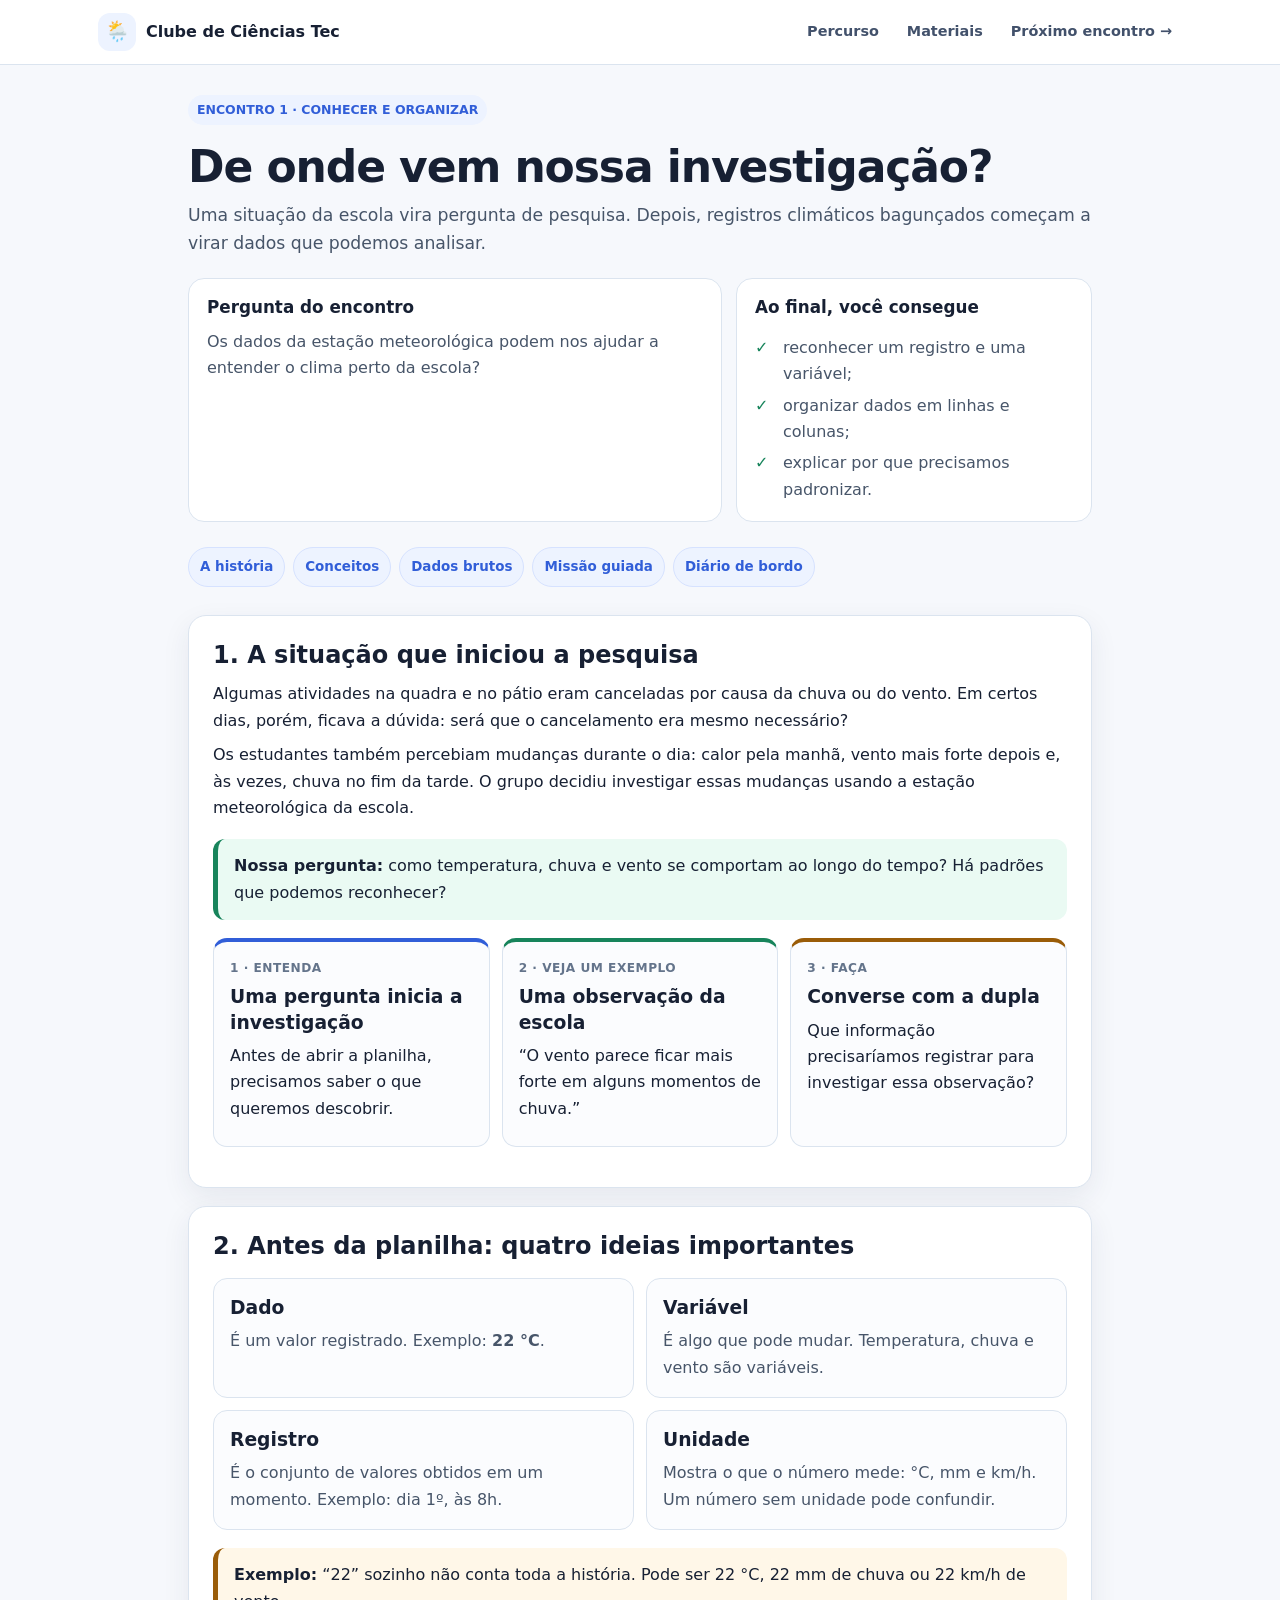
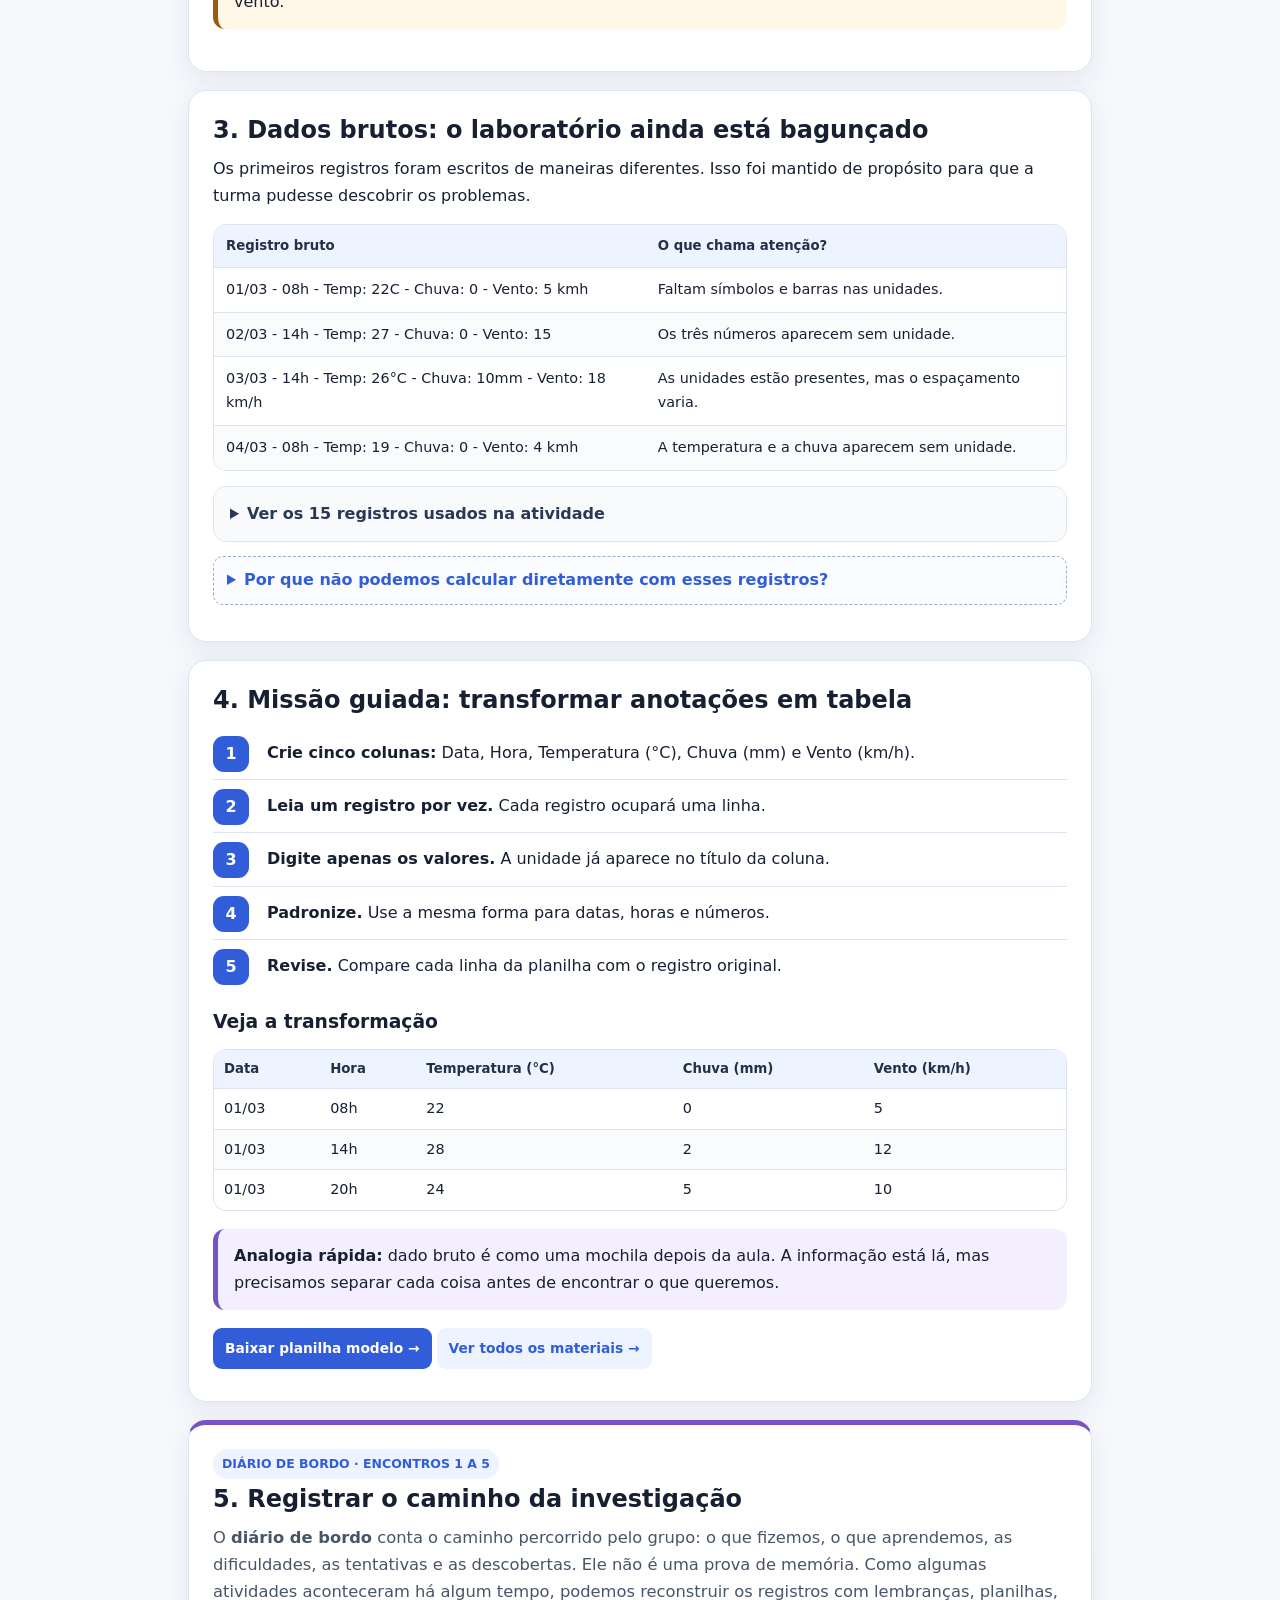
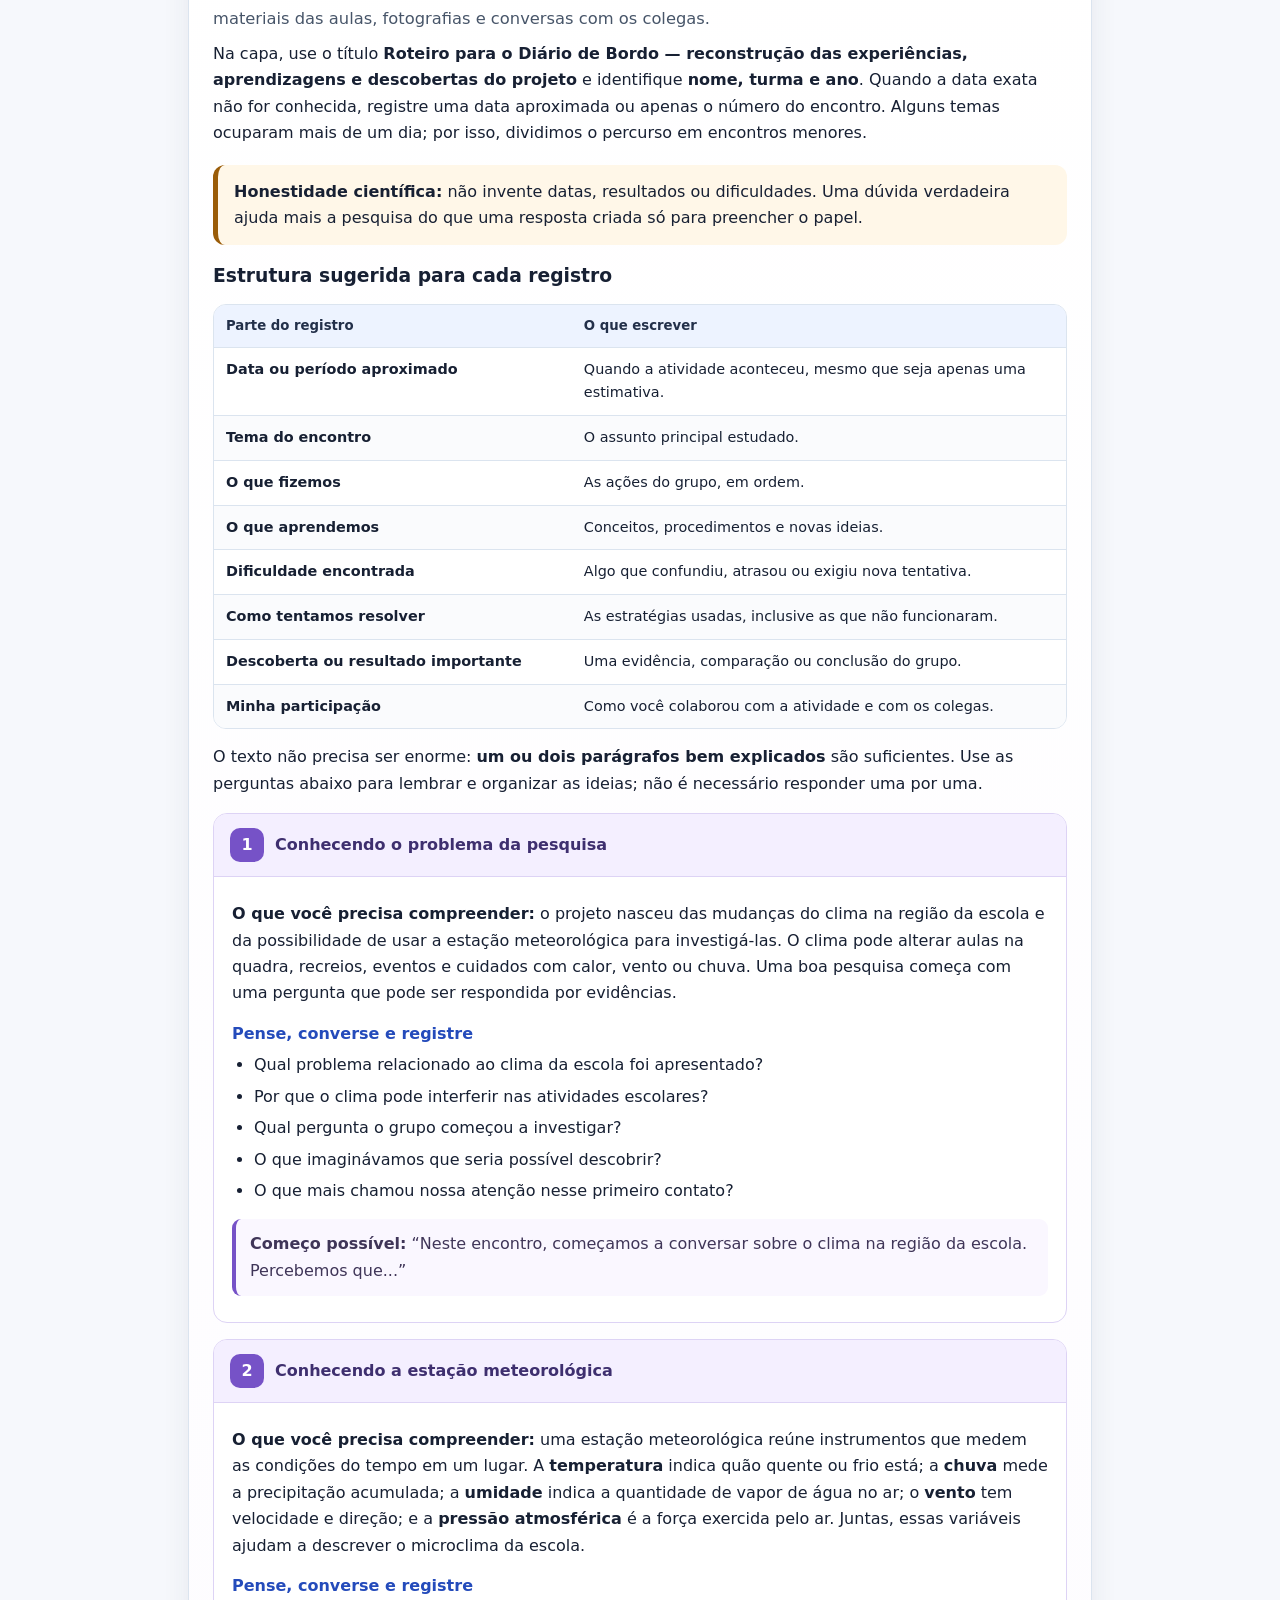
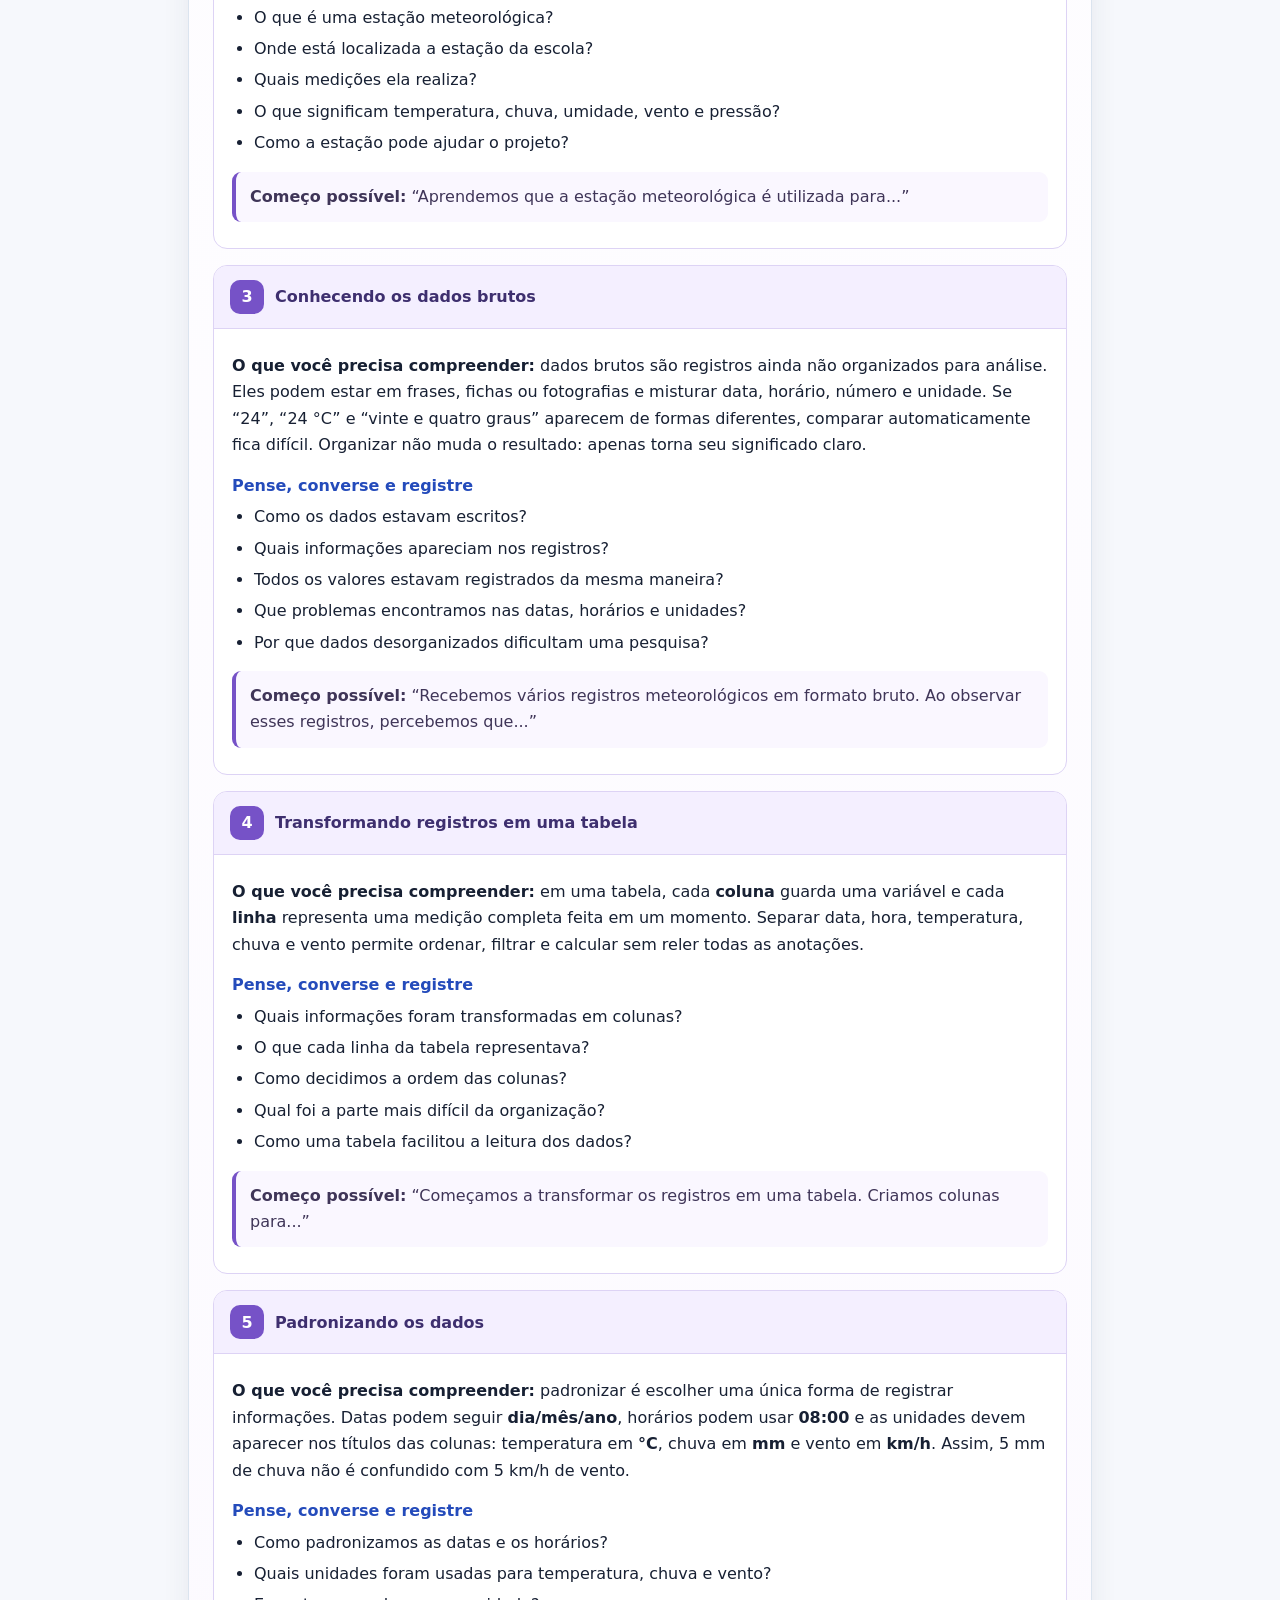
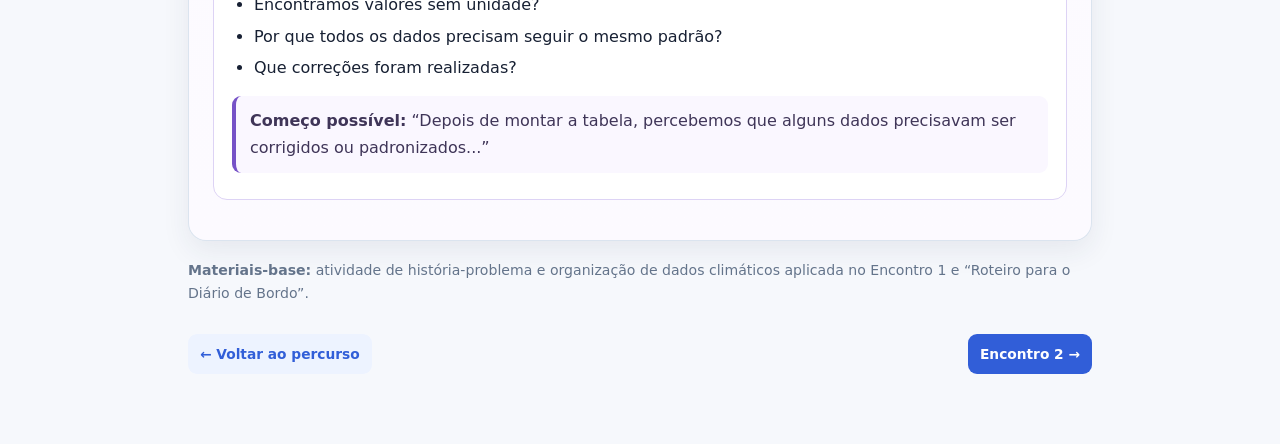
<file: aulas/01-historia-dados.html>
<!doctype html>
<html lang="pt-BR">
<head>
  <meta charset="utf-8">
  <meta name="viewport" content="width=device-width,initial-scale=1">
  <meta name="description" content="Aula sobre a origem da investigação climática, dados brutos e organização de registros em planilha.">
  <title>Encontro 1 — História-problema e dados</title>
  <link rel="stylesheet" href="../assets/site.css">
</head>
<body>
  <div class="topbar">
    <div class="topbar-inner">
      <a class="brand" href="../index.html"><span class="brand-icon">🌦️</span><span>Clube de Ciências Tec</span></a>
      <div class="toplinks"><a href="../index.html">Percurso</a><a href="../materiais/index.html">Materiais</a><a href="02-analise-clima.html">Próximo encontro →</a></div>
    </div>
  </div>

  <main class="lesson-page">
    <span class="section-kicker">ENCONTRO 1 · CONHECER E ORGANIZAR</span>
    <h1>De onde vem nossa investigação?</h1>
    <p class="lead">Uma situação da escola vira pergunta de pesquisa. Depois, registros climáticos bagunçados começam a virar dados que podemos analisar.</p>

    <div class="lesson-summary">
      <div>
        <h2>Pergunta do encontro</h2>
        <p>Os dados da estação meteorológica podem nos ajudar a entender o clima perto da escola?</p>
      </div>
      <div>
        <h2>Ao final, você consegue</h2>
        <ul class="check-list">
          <li>reconhecer um registro e uma variável;</li>
          <li>organizar dados em linhas e colunas;</li>
          <li>explicar por que precisamos padronizar.</li>
        </ul>
      </div>
    </div>

    <nav class="mini-nav" aria-label="Partes da aula">
      <a href="#historia">A história</a>
      <a href="#conceitos">Conceitos</a>
      <a href="#dados">Dados brutos</a>
      <a href="#missao">Missão guiada</a>
      <a href="#diario">Diário de bordo</a>
    </nav>

    <section id="historia" class="card">
      <h2>1. A situação que iniciou a pesquisa</h2>
      <p>Algumas atividades na quadra e no pátio eram canceladas por causa da chuva ou do vento. Em certos dias, porém, ficava a dúvida: será que o cancelamento era mesmo necessário?</p>
      <p>Os estudantes também percebiam mudanças durante o dia: calor pela manhã, vento mais forte depois e, às vezes, chuva no fim da tarde. O grupo decidiu investigar essas mudanças usando a estação meteorológica da escola.</p>
      <div class="callout green"><strong>Nossa pergunta:</strong> como temperatura, chuva e vento se comportam ao longo do tempo? Há padrões que podemos reconhecer?</div>

      <div class="learning-cycle">
        <div class="cycle-step">
          <span class="cycle-label">1 · Entenda</span>
          <h3>Uma pergunta inicia a investigação</h3>
          <p>Antes de abrir a planilha, precisamos saber o que queremos descobrir.</p>
        </div>
        <div class="cycle-step">
          <span class="cycle-label">2 · Veja um exemplo</span>
          <h3>Uma observação da escola</h3>
          <p>“O vento parece ficar mais forte em alguns momentos de chuva.”</p>
        </div>
        <div class="cycle-step">
          <span class="cycle-label">3 · Faça</span>
          <h3>Converse com a dupla</h3>
          <p>Que informação precisaríamos registrar para investigar essa observação?</p>
        </div>
      </div>
    </section>

    <section id="conceitos" class="card">
      <h2>2. Antes da planilha: quatro ideias importantes</h2>
      <div class="concept-grid">
        <div class="concept">
          <h3>Dado</h3>
          <p>É um valor registrado. Exemplo: <strong>22 °C</strong>.</p>
        </div>
        <div class="concept">
          <h3>Variável</h3>
          <p>É algo que pode mudar. Temperatura, chuva e vento são variáveis.</p>
        </div>
        <div class="concept">
          <h3>Registro</h3>
          <p>É o conjunto de valores obtidos em um momento. Exemplo: dia 1º, às 8h.</p>
        </div>
        <div class="concept">
          <h3>Unidade</h3>
          <p>Mostra o que o número mede: °C, mm e km/h. Um número sem unidade pode confundir.</p>
        </div>
      </div>
      <div class="callout amber"><strong>Exemplo:</strong> “22” sozinho não conta toda a história. Pode ser 22 °C, 22 mm de chuva ou 22 km/h de vento.</div>
    </section>

    <section id="dados" class="card">
      <h2>3. Dados brutos: o laboratório ainda está bagunçado</h2>
      <p>Os primeiros registros foram escritos de maneiras diferentes. Isso foi mantido de propósito para que a turma pudesse descobrir os problemas.</p>

      <div class="table-wrap">
        <table class="data-table">
          <thead>
            <tr><th>Registro bruto</th><th>O que chama atenção?</th></tr>
          </thead>
          <tbody>
            <tr><td>01/03 - 08h - Temp: 22C - Chuva: 0 - Vento: 5 kmh</td><td>Faltam símbolos e barras nas unidades.</td></tr>
            <tr><td>02/03 - 14h - Temp: 27 - Chuva: 0 - Vento: 15</td><td>Os três números aparecem sem unidade.</td></tr>
            <tr><td>03/03 - 14h - Temp: 26°C - Chuva: 10mm - Vento: 18 km/h</td><td>As unidades estão presentes, mas o espaçamento varia.</td></tr>
            <tr><td>04/03 - 08h - Temp: 19 - Chuva: 0 - Vento: 4 kmh</td><td>A temperatura e a chuva aparecem sem unidade.</td></tr>
          </tbody>
        </table>
      </div>

      <details class="activity">
        <summary>Ver os 15 registros usados na atividade</summary>
        <div class="activity-content">
          <ul>
            <li>01/03 - 08h - Temp: 22C - Chuva: 0 - Vento: 5 kmh</li>
            <li>01/03 - 14h - Temp: 28C - Chuva: 2 mm - Vento: 12 kmh</li>
            <li>01/03 - 20h - Temp: 24C - Chuva: 5 mm - Vento: 10 kmh</li>
            <li>02/03 - 08h - Temp: 21°C - Chuva: 0 mm - Vento: 6 km/h</li>
            <li>02/03 - 14h - Temp: 27 - Chuva: 0 - Vento: 15</li>
            <li>02/03 - 20h - Temp: 23C - Chuva: 0 mm - Vento: 8 kmh</li>
            <li>03/03 - 08h - Temp: 20C - Chuva: 1 mm - Vento: 7 kmh</li>
            <li>03/03 - 14h - Temp: 26°C - Chuva: 10mm - Vento: 18 km/h</li>
            <li>03/03 - 20h - Temp: 22C - Chuva: 3 mm - Vento: 12</li>
            <li>04/03 - 08h - Temp: 19 - Chuva: 0 - Vento: 4 kmh</li>
            <li>04/03 - 14h - Temp: 25C - Chuva: 0 mm - Vento: 9 km/h</li>
            <li>04/03 - 20h - Temp: 21°C - Chuva: 0 mm - Vento: 6 kmh</li>
            <li>05/03 - 08h - Temp: 23C - Chuva: 0 - Vento: 5</li>
            <li>05/03 - 14h - Temp: 29C - Chuva: 0 mm - Vento: 14 km/h</li>
            <li>05/03 - 20h - Temp: 25C - Chuva: 8 mm - Vento: 11 kmh</li>
          </ul>
        </div>
      </details>

      <details class="answer">
        <summary>Por que não podemos calcular diretamente com esses registros?</summary>
        <p>Porque data, hora, temperatura, chuva e vento estão misturados no mesmo texto. Além disso, as unidades não seguem o mesmo padrão. Primeiro precisamos separar e limpar.</p>
      </details>
    </section>

    <section id="missao" class="card">
      <h2>4. Missão guiada: transformar anotações em tabela</h2>
      <ol class="step-list">
        <li><strong>Crie cinco colunas:</strong> Data, Hora, Temperatura (°C), Chuva (mm) e Vento (km/h).</li>
        <li><strong>Leia um registro por vez.</strong> Cada registro ocupará uma linha.</li>
        <li><strong>Digite apenas os valores.</strong> A unidade já aparece no título da coluna.</li>
        <li><strong>Padronize.</strong> Use a mesma forma para datas, horas e números.</li>
        <li><strong>Revise.</strong> Compare cada linha da planilha com o registro original.</li>
      </ol>

      <h3>Veja a transformação</h3>
      <div class="table-wrap">
        <table class="data-table compact">
          <thead>
            <tr><th>Data</th><th>Hora</th><th>Temperatura (°C)</th><th>Chuva (mm)</th><th>Vento (km/h)</th></tr>
          </thead>
          <tbody>
            <tr><td>01/03</td><td>08h</td><td>22</td><td>0</td><td>5</td></tr>
            <tr><td>01/03</td><td>14h</td><td>28</td><td>2</td><td>12</td></tr>
            <tr><td>01/03</td><td>20h</td><td>24</td><td>5</td><td>10</td></tr>
          </tbody>
        </table>
      </div>

      <div class="callout purple"><strong>Analogia rápida:</strong> dado bruto é como uma mochila depois da aula. A informação está lá, mas precisamos separar cada coisa antes de encontrar o que queremos.</div>
      <p><a class="btn primary" href="../materiais/planilhas/modelo-coleta-clima.csv" download>Baixar planilha modelo →</a> <a class="btn" href="../materiais/index.html">Ver todos os materiais →</a></p>
    </section>

    <section id="diario" class="card journal-card">
      <span class="section-kicker">DIÁRIO DE BORDO · ENCONTROS 1 A 5</span>
      <h2>5. Registrar o caminho da investigação</h2>
      <p class="journal-intro">O <strong>diário de bordo</strong> conta o caminho percorrido pelo grupo: o que fizemos, o que aprendemos, as dificuldades, as tentativas e as descobertas. Ele não é uma prova de memória. Como algumas atividades aconteceram há algum tempo, podemos reconstruir os registros com lembranças, planilhas, materiais das aulas, fotografias e conversas com os colegas.</p>
      <p>Na capa, use o título <strong>Roteiro para o Diário de Bordo — reconstrução das experiências, aprendizagens e descobertas do projeto</strong> e identifique <strong>nome, turma e ano</strong>. Quando a data exata não for conhecida, registre uma data aproximada ou apenas o número do encontro. Alguns temas ocuparam mais de um dia; por isso, dividimos o percurso em encontros menores.</p>
      <div class="callout amber"><strong>Honestidade científica:</strong> não invente datas, resultados ou dificuldades. Uma dúvida verdadeira ajuda mais a pesquisa do que uma resposta criada só para preencher o papel.</div>

      <h3>Estrutura sugerida para cada registro</h3>
      <div class="table-wrap">
        <table class="data-table journal-template">
          <thead><tr><th>Parte do registro</th><th>O que escrever</th></tr></thead>
          <tbody>
            <tr><td>Data ou período aproximado</td><td>Quando a atividade aconteceu, mesmo que seja apenas uma estimativa.</td></tr>
            <tr><td>Tema do encontro</td><td>O assunto principal estudado.</td></tr>
            <tr><td>O que fizemos</td><td>As ações do grupo, em ordem.</td></tr>
            <tr><td>O que aprendemos</td><td>Conceitos, procedimentos e novas ideias.</td></tr>
            <tr><td>Dificuldade encontrada</td><td>Algo que confundiu, atrasou ou exigiu nova tentativa.</td></tr>
            <tr><td>Como tentamos resolver</td><td>As estratégias usadas, inclusive as que não funcionaram.</td></tr>
            <tr><td>Descoberta ou resultado importante</td><td>Uma evidência, comparação ou conclusão do grupo.</td></tr>
            <tr><td>Minha participação</td><td>Como você colaborou com a atividade e com os colegas.</td></tr>
          </tbody>
        </table>
      </div>
      <p>O texto não precisa ser enorme: <strong>um ou dois parágrafos bem explicados</strong> são suficientes. Use as perguntas abaixo para lembrar e organizar as ideias; não é necessário responder uma por uma.</p>

      <details class="journal-entry" open>
        <summary><span class="journal-number">1</span>Conhecendo o problema da pesquisa</summary>
        <div class="journal-content">
          <p><strong>O que você precisa compreender:</strong> o projeto nasceu das mudanças do clima na região da escola e da possibilidade de usar a estação meteorológica para investigá-las. O clima pode alterar aulas na quadra, recreios, eventos e cuidados com calor, vento ou chuva. Uma boa pesquisa começa com uma pergunta que pode ser respondida por evidências.</p>
          <h3>Pense, converse e registre</h3>
          <ul class="journal-questions">
            <li>Qual problema relacionado ao clima da escola foi apresentado?</li>
            <li>Por que o clima pode interferir nas atividades escolares?</li>
            <li>Qual pergunta o grupo começou a investigar?</li>
            <li>O que imaginávamos que seria possível descobrir?</li>
            <li>O que mais chamou nossa atenção nesse primeiro contato?</li>
          </ul>
          <p class="journal-starter"><strong>Começo possível:</strong> “Neste encontro, começamos a conversar sobre o clima na região da escola. Percebemos que...”</p>
        </div>
      </details>

      <details class="journal-entry" open>
        <summary><span class="journal-number">2</span>Conhecendo a estação meteorológica</summary>
        <div class="journal-content">
          <p><strong>O que você precisa compreender:</strong> uma estação meteorológica reúne instrumentos que medem as condições do tempo em um lugar. A <strong>temperatura</strong> indica quão quente ou frio está; a <strong>chuva</strong> mede a precipitação acumulada; a <strong>umidade</strong> indica a quantidade de vapor de água no ar; o <strong>vento</strong> tem velocidade e direção; e a <strong>pressão atmosférica</strong> é a força exercida pelo ar. Juntas, essas variáveis ajudam a descrever o microclima da escola.</p>
          <h3>Pense, converse e registre</h3>
          <ul class="journal-questions">
            <li>O que é uma estação meteorológica?</li>
            <li>Onde está localizada a estação da escola?</li>
            <li>Quais medições ela realiza?</li>
            <li>O que significam temperatura, chuva, umidade, vento e pressão?</li>
            <li>Como a estação pode ajudar o projeto?</li>
          </ul>
          <p class="journal-starter"><strong>Começo possível:</strong> “Aprendemos que a estação meteorológica é utilizada para...”</p>
        </div>
      </details>

      <details class="journal-entry" open>
        <summary><span class="journal-number">3</span>Conhecendo os dados brutos</summary>
        <div class="journal-content">
          <p><strong>O que você precisa compreender:</strong> dados brutos são registros ainda não organizados para análise. Eles podem estar em frases, fichas ou fotografias e misturar data, horário, número e unidade. Se “24”, “24 °C” e “vinte e quatro graus” aparecem de formas diferentes, comparar automaticamente fica difícil. Organizar não muda o resultado: apenas torna seu significado claro.</p>
          <h3>Pense, converse e registre</h3>
          <ul class="journal-questions">
            <li>Como os dados estavam escritos?</li>
            <li>Quais informações apareciam nos registros?</li>
            <li>Todos os valores estavam registrados da mesma maneira?</li>
            <li>Que problemas encontramos nas datas, horários e unidades?</li>
            <li>Por que dados desorganizados dificultam uma pesquisa?</li>
          </ul>
          <p class="journal-starter"><strong>Começo possível:</strong> “Recebemos vários registros meteorológicos em formato bruto. Ao observar esses registros, percebemos que...”</p>
        </div>
      </details>

      <details class="journal-entry" open>
        <summary><span class="journal-number">4</span>Transformando registros em uma tabela</summary>
        <div class="journal-content">
          <p><strong>O que você precisa compreender:</strong> em uma tabela, cada <strong>coluna</strong> guarda uma variável e cada <strong>linha</strong> representa uma medição completa feita em um momento. Separar data, hora, temperatura, chuva e vento permite ordenar, filtrar e calcular sem reler todas as anotações.</p>
          <h3>Pense, converse e registre</h3>
          <ul class="journal-questions">
            <li>Quais informações foram transformadas em colunas?</li>
            <li>O que cada linha da tabela representava?</li>
            <li>Como decidimos a ordem das colunas?</li>
            <li>Qual foi a parte mais difícil da organização?</li>
            <li>Como uma tabela facilitou a leitura dos dados?</li>
          </ul>
          <p class="journal-starter"><strong>Começo possível:</strong> “Começamos a transformar os registros em uma tabela. Criamos colunas para...”</p>
        </div>
      </details>

      <details class="journal-entry" open>
        <summary><span class="journal-number">5</span>Padronizando os dados</summary>
        <div class="journal-content">
          <p><strong>O que você precisa compreender:</strong> padronizar é escolher uma única forma de registrar informações. Datas podem seguir <strong>dia/mês/ano</strong>, horários podem usar <strong>08:00</strong> e as unidades devem aparecer nos títulos das colunas: temperatura em <strong>°C</strong>, chuva em <strong>mm</strong> e vento em <strong>km/h</strong>. Assim, 5 mm de chuva não é confundido com 5 km/h de vento.</p>
          <h3>Pense, converse e registre</h3>
          <ul class="journal-questions">
            <li>Como padronizamos as datas e os horários?</li>
            <li>Quais unidades foram usadas para temperatura, chuva e vento?</li>
            <li>Encontramos valores sem unidade?</li>
            <li>Por que todos os dados precisam seguir o mesmo padrão?</li>
            <li>Que correções foram realizadas?</li>
          </ul>
          <p class="journal-starter"><strong>Começo possível:</strong> “Depois de montar a tabela, percebemos que alguns dados precisavam ser corrigidos ou padronizados...”</p>
        </div>
      </details>
    </section>

    <p class="source-list"><strong>Materiais-base:</strong> atividade de história-problema e organização de dados climáticos aplicada no Encontro 1 e “Roteiro para o Diário de Bordo”.</p>
    <div class="lesson-nav"><a class="btn" href="../index.html">← Voltar ao percurso</a><a class="btn primary" href="02-analise-clima.html">Encontro 2 →</a></div>
  </main>
</body>
</html>
</file>
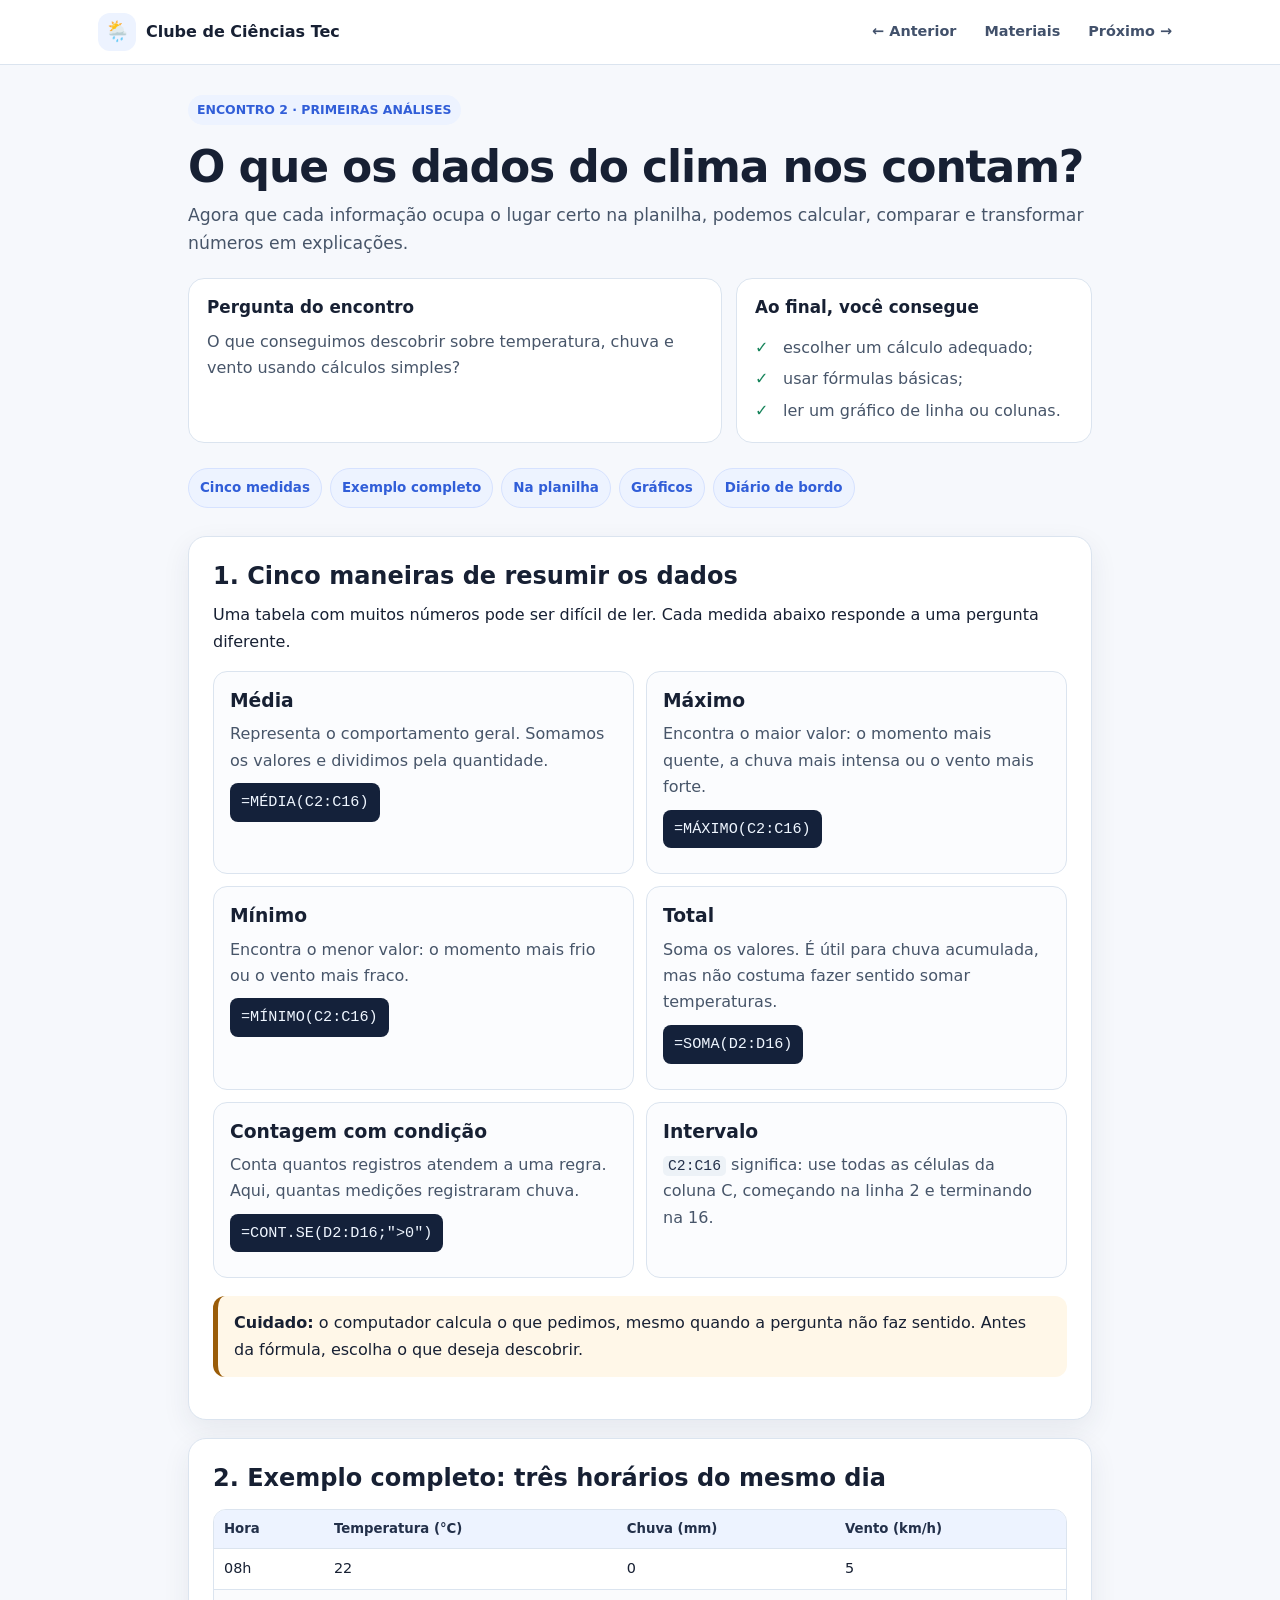
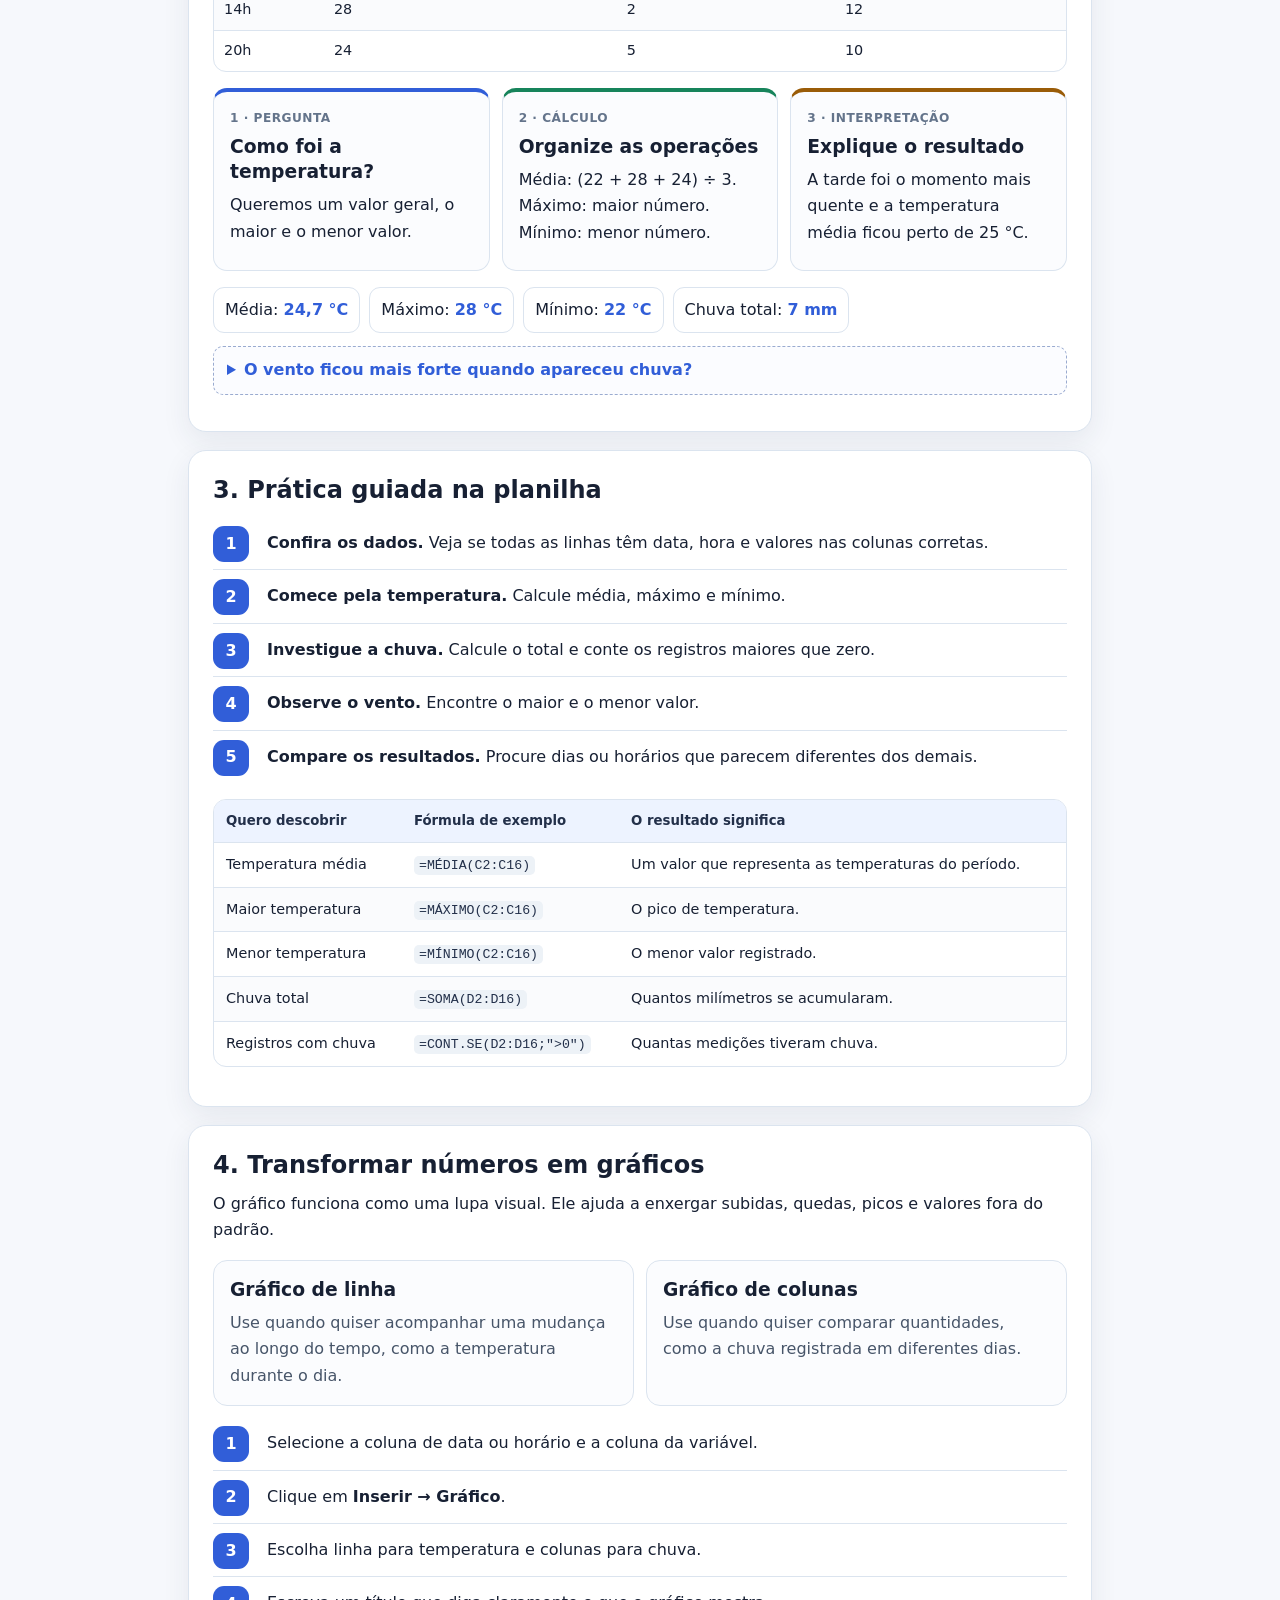
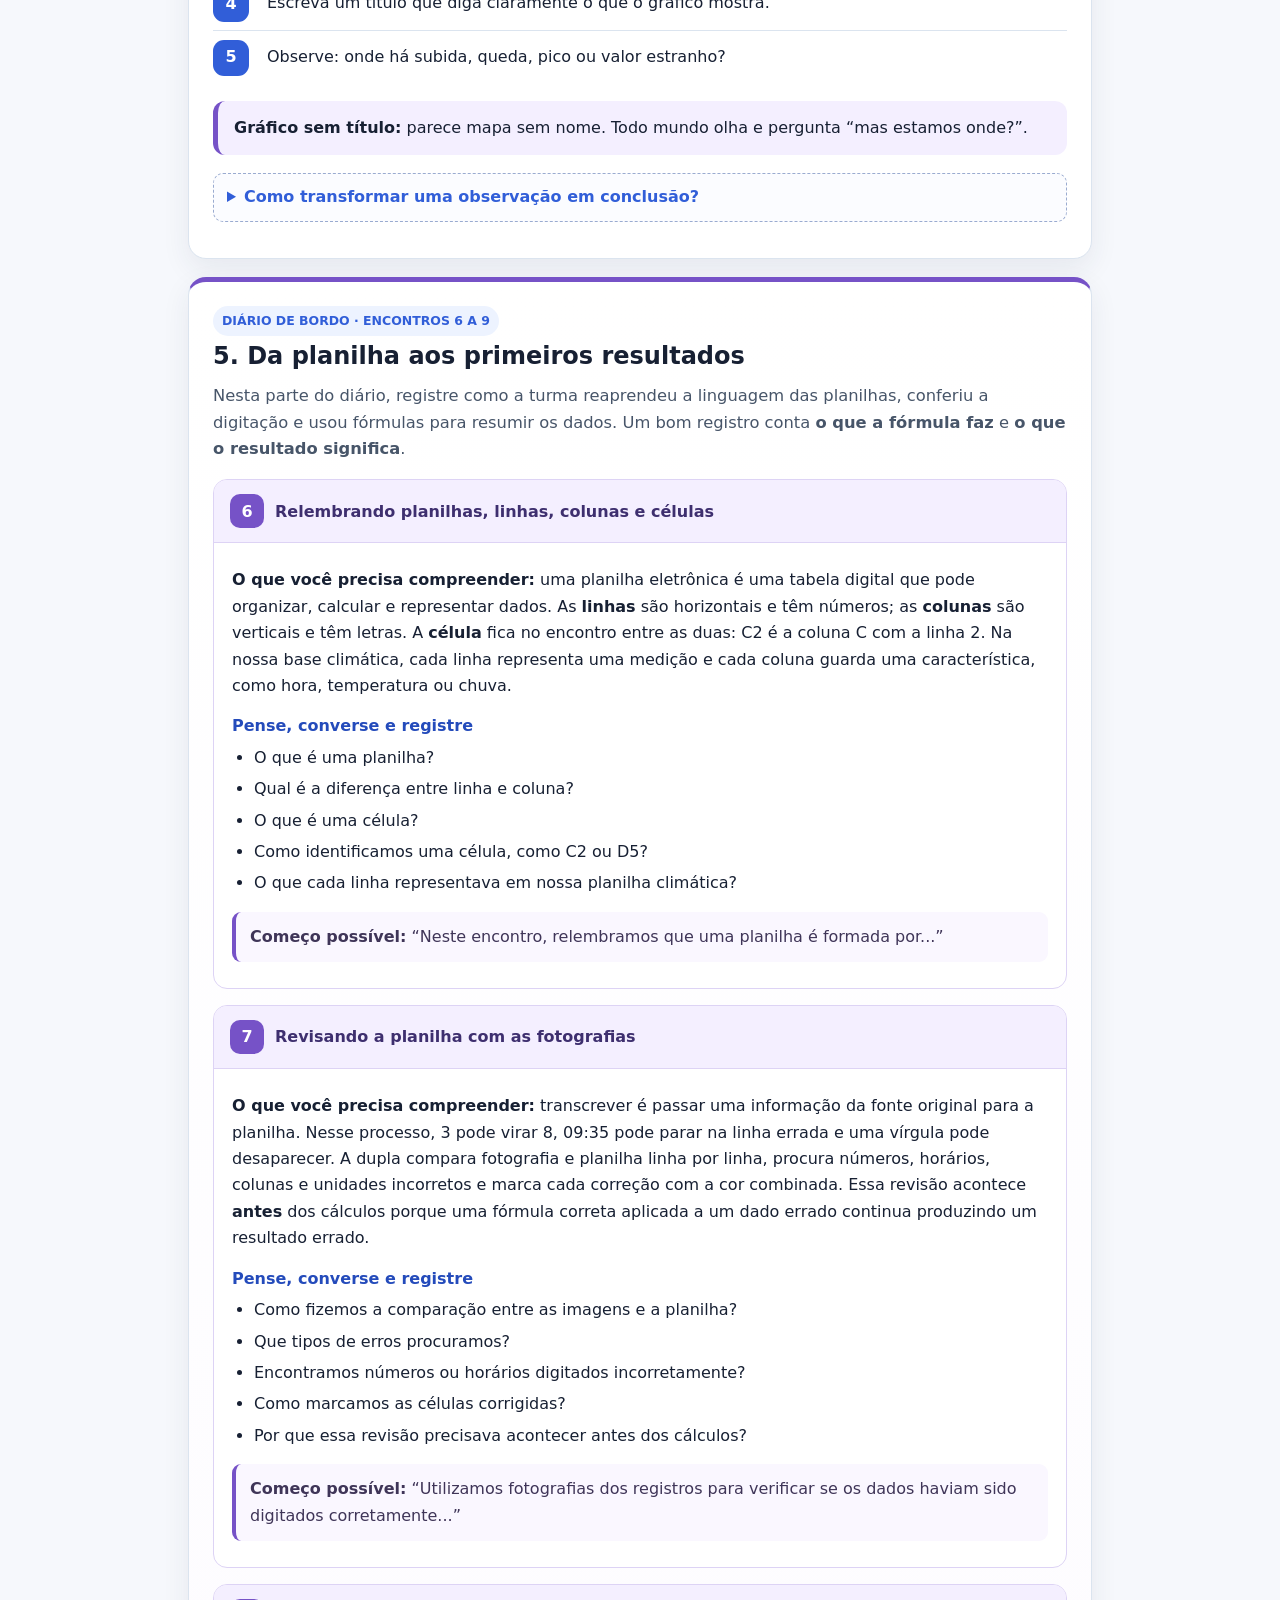
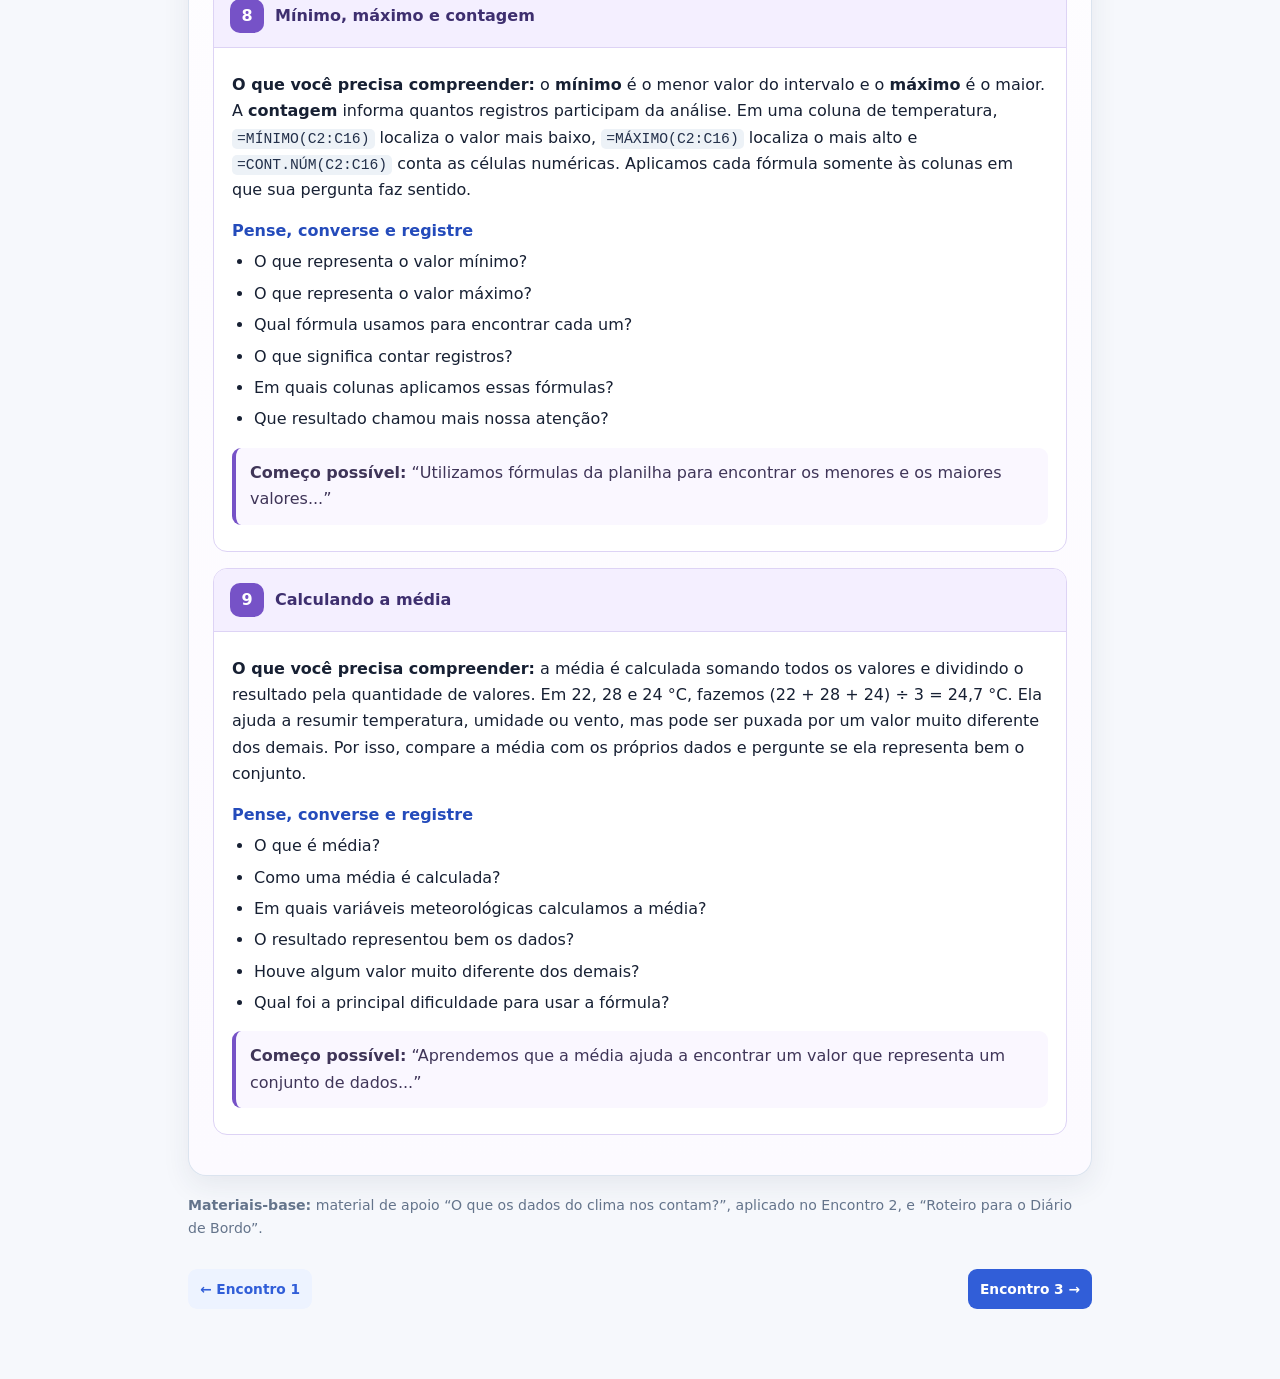
<file: aulas/02-analise-clima.html>
<!doctype html>
<html lang="pt-BR">
<head>
  <meta charset="utf-8">
  <meta name="viewport" content="width=device-width,initial-scale=1">
  <meta name="description" content="Aula guiada de análise de dados climáticos com média, mínimo, máximo, total, contagem e gráficos.">
  <title>Encontro 2 — O que os dados do clima nos contam?</title>
  <link rel="stylesheet" href="../assets/site.css">
</head>
<body>
  <div class="topbar">
    <div class="topbar-inner">
      <a class="brand" href="../index.html"><span class="brand-icon">🌦️</span><span>Clube de Ciências Tec</span></a>
      <div class="toplinks"><a href="01-historia-dados.html">← Anterior</a><a href="../materiais/index.html">Materiais</a><a href="03-revisao-dados.html">Próximo →</a></div>
    </div>
  </div>

  <main class="lesson-page">
    <span class="section-kicker">ENCONTRO 2 · PRIMEIRAS ANÁLISES</span>
    <h1>O que os dados do clima nos contam?</h1>
    <p class="lead">Agora que cada informação ocupa o lugar certo na planilha, podemos calcular, comparar e transformar números em explicações.</p>

    <div class="lesson-summary">
      <div>
        <h2>Pergunta do encontro</h2>
        <p>O que conseguimos descobrir sobre temperatura, chuva e vento usando cálculos simples?</p>
      </div>
      <div>
        <h2>Ao final, você consegue</h2>
        <ul class="check-list">
          <li>escolher um cálculo adequado;</li>
          <li>usar fórmulas básicas;</li>
          <li>ler um gráfico de linha ou colunas.</li>
        </ul>
      </div>
    </div>

    <nav class="mini-nav" aria-label="Partes da aula">
      <a href="#medidas">Cinco medidas</a>
      <a href="#exemplo">Exemplo completo</a>
      <a href="#planilha">Na planilha</a>
      <a href="#graficos">Gráficos</a>
      <a href="#diario">Diário de bordo</a>
    </nav>

    <section id="medidas" class="card">
      <h2>1. Cinco maneiras de resumir os dados</h2>
      <p>Uma tabela com muitos números pode ser difícil de ler. Cada medida abaixo responde a uma pergunta diferente.</p>

      <div class="concept-grid">
        <div class="concept">
          <h3>Média</h3>
          <p>Representa o comportamento geral. Somamos os valores e dividimos pela quantidade.</p>
          <span class="formula">=MÉDIA(C2:C16)</span>
        </div>
        <div class="concept">
          <h3>Máximo</h3>
          <p>Encontra o maior valor: o momento mais quente, a chuva mais intensa ou o vento mais forte.</p>
          <span class="formula">=MÁXIMO(C2:C16)</span>
        </div>
        <div class="concept">
          <h3>Mínimo</h3>
          <p>Encontra o menor valor: o momento mais frio ou o vento mais fraco.</p>
          <span class="formula">=MÍNIMO(C2:C16)</span>
        </div>
        <div class="concept">
          <h3>Total</h3>
          <p>Soma os valores. É útil para chuva acumulada, mas não costuma fazer sentido somar temperaturas.</p>
          <span class="formula">=SOMA(D2:D16)</span>
        </div>
        <div class="concept">
          <h3>Contagem com condição</h3>
          <p>Conta quantos registros atendem a uma regra. Aqui, quantas medições registraram chuva.</p>
          <span class="formula">=CONT.SE(D2:D16;">0")</span>
        </div>
        <div class="concept">
          <h3>Intervalo</h3>
          <p><code>C2:C16</code> significa: use todas as células da coluna C, começando na linha 2 e terminando na 16.</p>
        </div>
      </div>

      <div class="callout amber"><strong>Cuidado:</strong> o computador calcula o que pedimos, mesmo quando a pergunta não faz sentido. Antes da fórmula, escolha o que deseja descobrir.</div>
    </section>

    <section id="exemplo" class="card">
      <h2>2. Exemplo completo: três horários do mesmo dia</h2>
      <div class="table-wrap">
        <table class="data-table compact">
          <thead>
            <tr><th>Hora</th><th>Temperatura (°C)</th><th>Chuva (mm)</th><th>Vento (km/h)</th></tr>
          </thead>
          <tbody>
            <tr><td>08h</td><td>22</td><td>0</td><td>5</td></tr>
            <tr><td>14h</td><td>28</td><td>2</td><td>12</td></tr>
            <tr><td>20h</td><td>24</td><td>5</td><td>10</td></tr>
          </tbody>
        </table>
      </div>

      <div class="learning-cycle">
        <div class="cycle-step">
          <span class="cycle-label">1 · Pergunta</span>
          <h3>Como foi a temperatura?</h3>
          <p>Queremos um valor geral, o maior e o menor valor.</p>
        </div>
        <div class="cycle-step">
          <span class="cycle-label">2 · Cálculo</span>
          <h3>Organize as operações</h3>
          <p>Média: (22 + 28 + 24) ÷ 3. Máximo: maior número. Mínimo: menor número.</p>
        </div>
        <div class="cycle-step">
          <span class="cycle-label">3 · Interpretação</span>
          <h3>Explique o resultado</h3>
          <p>A tarde foi o momento mais quente e a temperatura média ficou perto de 25 °C.</p>
        </div>
      </div>

      <div class="result-row" aria-label="Resultados do exemplo">
        <span class="result-chip">Média: <strong>24,7 °C</strong></span>
        <span class="result-chip">Máximo: <strong>28 °C</strong></span>
        <span class="result-chip">Mínimo: <strong>22 °C</strong></span>
        <span class="result-chip">Chuva total: <strong>7 mm</strong></span>
      </div>

      <details class="answer">
        <summary>O vento ficou mais forte quando apareceu chuva?</summary>
        <p>Neste pequeno exemplo, sim. O vento passou de 5 km/h sem chuva para 12 km/h quando começou a chover. Mas três registros ainda são poucos para afirmar que isso sempre acontece.</p>
      </details>
    </section>

    <section id="planilha" class="card">
      <h2>3. Prática guiada na planilha</h2>
      <ol class="step-list">
        <li><strong>Confira os dados.</strong> Veja se todas as linhas têm data, hora e valores nas colunas corretas.</li>
        <li><strong>Comece pela temperatura.</strong> Calcule média, máximo e mínimo.</li>
        <li><strong>Investigue a chuva.</strong> Calcule o total e conte os registros maiores que zero.</li>
        <li><strong>Observe o vento.</strong> Encontre o maior e o menor valor.</li>
        <li><strong>Compare os resultados.</strong> Procure dias ou horários que parecem diferentes dos demais.</li>
      </ol>

      <div class="table-wrap">
        <table class="data-table">
          <thead>
            <tr><th>Quero descobrir</th><th>Fórmula de exemplo</th><th>O resultado significa</th></tr>
          </thead>
          <tbody>
            <tr><td>Temperatura média</td><td><code>=MÉDIA(C2:C16)</code></td><td>Um valor que representa as temperaturas do período.</td></tr>
            <tr><td>Maior temperatura</td><td><code>=MÁXIMO(C2:C16)</code></td><td>O pico de temperatura.</td></tr>
            <tr><td>Menor temperatura</td><td><code>=MÍNIMO(C2:C16)</code></td><td>O menor valor registrado.</td></tr>
            <tr><td>Chuva total</td><td><code>=SOMA(D2:D16)</code></td><td>Quantos milímetros se acumularam.</td></tr>
            <tr><td>Registros com chuva</td><td><code>=CONT.SE(D2:D16;">0")</code></td><td>Quantas medições tiveram chuva.</td></tr>
          </tbody>
        </table>
      </div>
    </section>

    <section id="graficos" class="card">
      <h2>4. Transformar números em gráficos</h2>
      <p>O gráfico funciona como uma lupa visual. Ele ajuda a enxergar subidas, quedas, picos e valores fora do padrão.</p>

      <div class="concept-grid">
        <div class="concept">
          <h3>Gráfico de linha</h3>
          <p>Use quando quiser acompanhar uma mudança ao longo do tempo, como a temperatura durante o dia.</p>
        </div>
        <div class="concept">
          <h3>Gráfico de colunas</h3>
          <p>Use quando quiser comparar quantidades, como a chuva registrada em diferentes dias.</p>
        </div>
      </div>

      <ol class="step-list">
        <li>Selecione a coluna de data ou horário e a coluna da variável.</li>
        <li>Clique em <strong>Inserir → Gráfico</strong>.</li>
        <li>Escolha linha para temperatura e colunas para chuva.</li>
        <li>Escreva um título que diga claramente o que o gráfico mostra.</li>
        <li>Observe: onde há subida, queda, pico ou valor estranho?</li>
      </ol>

      <div class="callout purple"><strong>Gráfico sem título:</strong> parece mapa sem nome. Todo mundo olha e pergunta “mas estamos onde?”.</div>
      <details class="answer">
        <summary>Como transformar uma observação em conclusão?</summary>
        <p>Evite escrever apenas “subiu” ou “baixou”. Diga a variável, o momento e o valor. Exemplo: “A temperatura subiu de 22 °C às 8h para 28 °C às 14h.”</p>
      </details>
    </section>

    <section id="diario" class="card journal-card">
      <span class="section-kicker">DIÁRIO DE BORDO · ENCONTROS 6 A 9</span>
      <h2>5. Da planilha aos primeiros resultados</h2>
      <p class="journal-intro">Nesta parte do diário, registre como a turma reaprendeu a linguagem das planilhas, conferiu a digitação e usou fórmulas para resumir os dados. Um bom registro conta <strong>o que a fórmula faz</strong> e <strong>o que o resultado significa</strong>.</p>

      <details class="journal-entry" open>
        <summary><span class="journal-number">6</span>Relembrando planilhas, linhas, colunas e células</summary>
        <div class="journal-content">
          <p><strong>O que você precisa compreender:</strong> uma planilha eletrônica é uma tabela digital que pode organizar, calcular e representar dados. As <strong>linhas</strong> são horizontais e têm números; as <strong>colunas</strong> são verticais e têm letras. A <strong>célula</strong> fica no encontro entre as duas: C2 é a coluna C com a linha 2. Na nossa base climática, cada linha representa uma medição e cada coluna guarda uma característica, como hora, temperatura ou chuva.</p>
          <h3>Pense, converse e registre</h3>
          <ul class="journal-questions">
            <li>O que é uma planilha?</li>
            <li>Qual é a diferença entre linha e coluna?</li>
            <li>O que é uma célula?</li>
            <li>Como identificamos uma célula, como C2 ou D5?</li>
            <li>O que cada linha representava em nossa planilha climática?</li>
          </ul>
          <p class="journal-starter"><strong>Começo possível:</strong> “Neste encontro, relembramos que uma planilha é formada por...”</p>
        </div>
      </details>

      <details class="journal-entry" open>
        <summary><span class="journal-number">7</span>Revisando a planilha com as fotografias</summary>
        <div class="journal-content">
          <p><strong>O que você precisa compreender:</strong> transcrever é passar uma informação da fonte original para a planilha. Nesse processo, 3 pode virar 8, 09:35 pode parar na linha errada e uma vírgula pode desaparecer. A dupla compara fotografia e planilha linha por linha, procura números, horários, colunas e unidades incorretos e marca cada correção com a cor combinada. Essa revisão acontece <strong>antes</strong> dos cálculos porque uma fórmula correta aplicada a um dado errado continua produzindo um resultado errado.</p>
          <h3>Pense, converse e registre</h3>
          <ul class="journal-questions">
            <li>Como fizemos a comparação entre as imagens e a planilha?</li>
            <li>Que tipos de erros procuramos?</li>
            <li>Encontramos números ou horários digitados incorretamente?</li>
            <li>Como marcamos as células corrigidas?</li>
            <li>Por que essa revisão precisava acontecer antes dos cálculos?</li>
          </ul>
          <p class="journal-starter"><strong>Começo possível:</strong> “Utilizamos fotografias dos registros para verificar se os dados haviam sido digitados corretamente...”</p>
        </div>
      </details>

      <details class="journal-entry" open>
        <summary><span class="journal-number">8</span>Mínimo, máximo e contagem</summary>
        <div class="journal-content">
          <p><strong>O que você precisa compreender:</strong> o <strong>mínimo</strong> é o menor valor do intervalo e o <strong>máximo</strong> é o maior. A <strong>contagem</strong> informa quantos registros participam da análise. Em uma coluna de temperatura, <code>=MÍNIMO(C2:C16)</code> localiza o valor mais baixo, <code>=MÁXIMO(C2:C16)</code> localiza o mais alto e <code>=CONT.NÚM(C2:C16)</code> conta as células numéricas. Aplicamos cada fórmula somente às colunas em que sua pergunta faz sentido.</p>
          <h3>Pense, converse e registre</h3>
          <ul class="journal-questions">
            <li>O que representa o valor mínimo?</li>
            <li>O que representa o valor máximo?</li>
            <li>Qual fórmula usamos para encontrar cada um?</li>
            <li>O que significa contar registros?</li>
            <li>Em quais colunas aplicamos essas fórmulas?</li>
            <li>Que resultado chamou mais nossa atenção?</li>
          </ul>
          <p class="journal-starter"><strong>Começo possível:</strong> “Utilizamos fórmulas da planilha para encontrar os menores e os maiores valores...”</p>
        </div>
      </details>

      <details class="journal-entry" open>
        <summary><span class="journal-number">9</span>Calculando a média</summary>
        <div class="journal-content">
          <p><strong>O que você precisa compreender:</strong> a média é calculada somando todos os valores e dividindo o resultado pela quantidade de valores. Em 22, 28 e 24 °C, fazemos (22 + 28 + 24) ÷ 3 = 24,7 °C. Ela ajuda a resumir temperatura, umidade ou vento, mas pode ser puxada por um valor muito diferente dos demais. Por isso, compare a média com os próprios dados e pergunte se ela representa bem o conjunto.</p>
          <h3>Pense, converse e registre</h3>
          <ul class="journal-questions">
            <li>O que é média?</li>
            <li>Como uma média é calculada?</li>
            <li>Em quais variáveis meteorológicas calculamos a média?</li>
            <li>O resultado representou bem os dados?</li>
            <li>Houve algum valor muito diferente dos demais?</li>
            <li>Qual foi a principal dificuldade para usar a fórmula?</li>
          </ul>
          <p class="journal-starter"><strong>Começo possível:</strong> “Aprendemos que a média ajuda a encontrar um valor que representa um conjunto de dados...”</p>
        </div>
      </details>
    </section>

    <p class="source-list"><strong>Materiais-base:</strong> material de apoio “O que os dados do clima nos contam?”, aplicado no Encontro 2, e “Roteiro para o Diário de Bordo”.</p>
    <div class="lesson-nav"><a class="btn" href="01-historia-dados.html">← Encontro 1</a><a class="btn primary" href="03-revisao-dados.html">Encontro 3 →</a></div>
  </main>
</body>
</html>
</file>
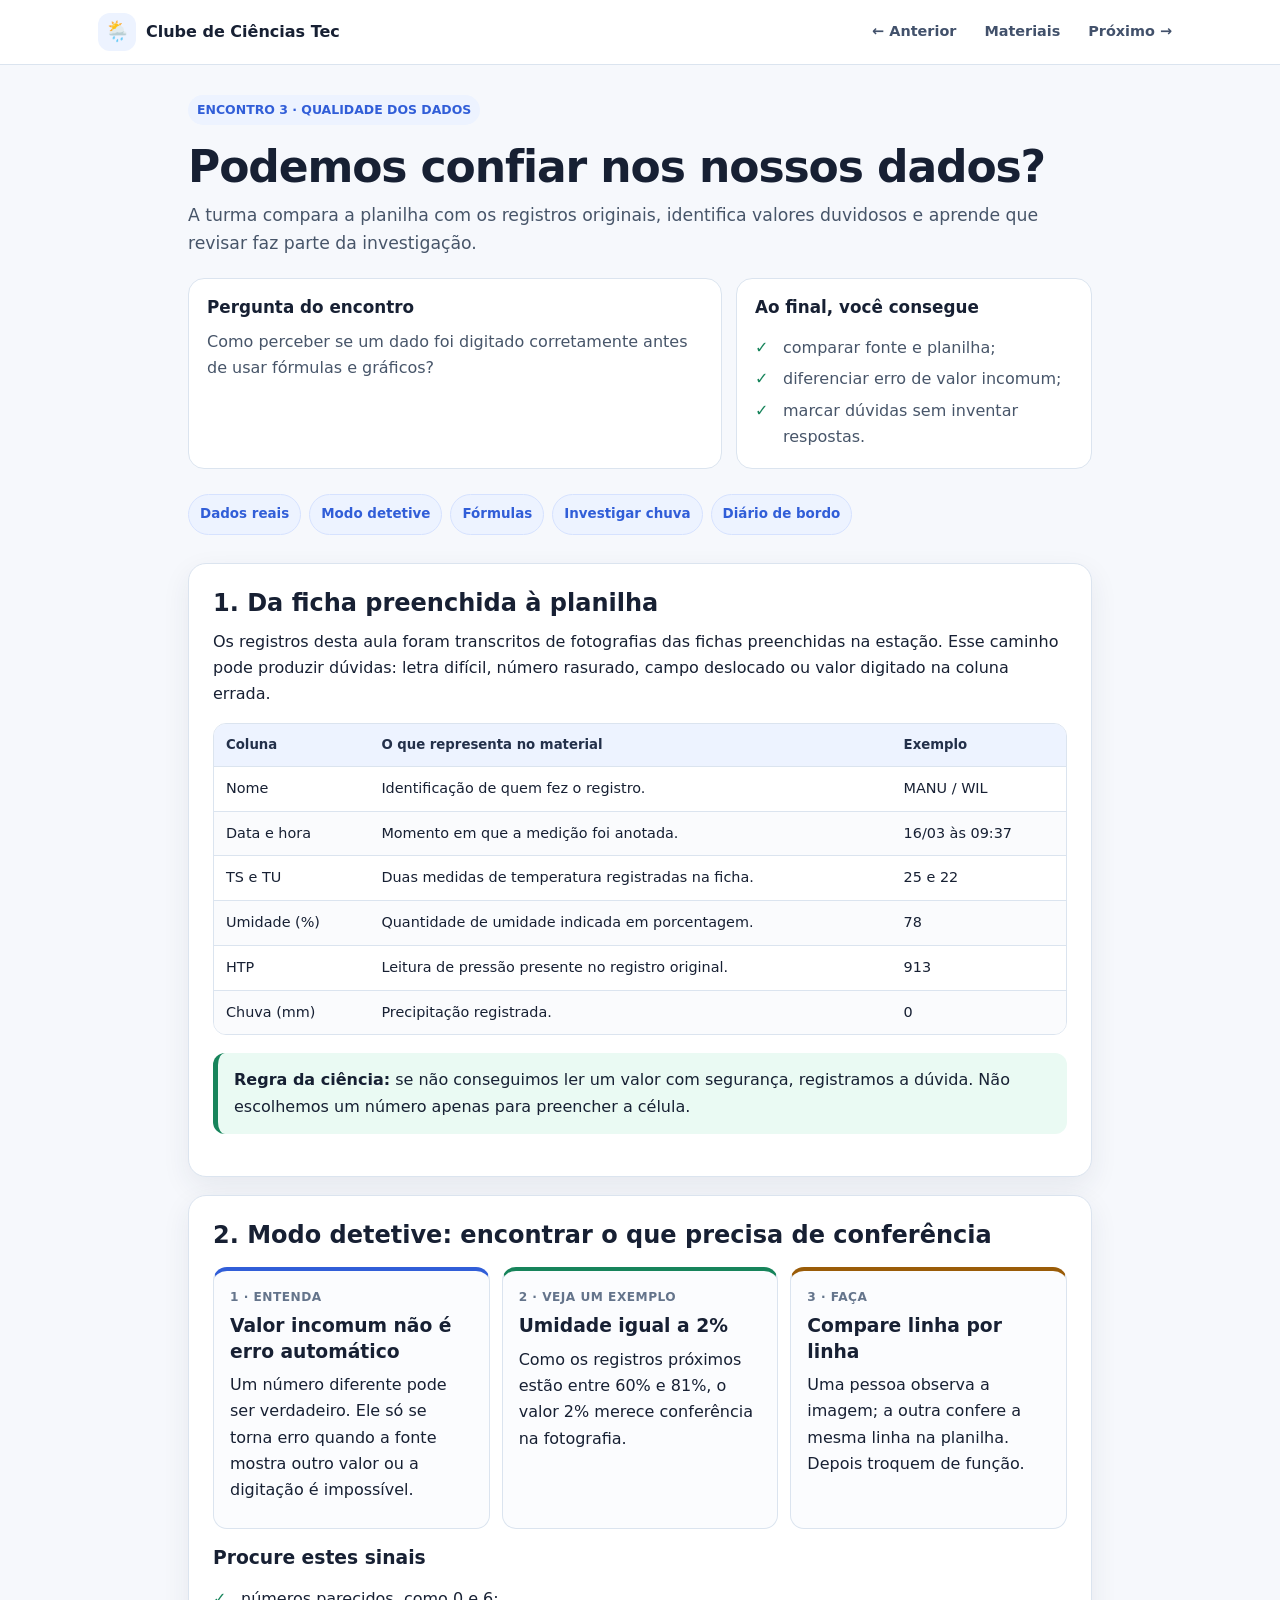
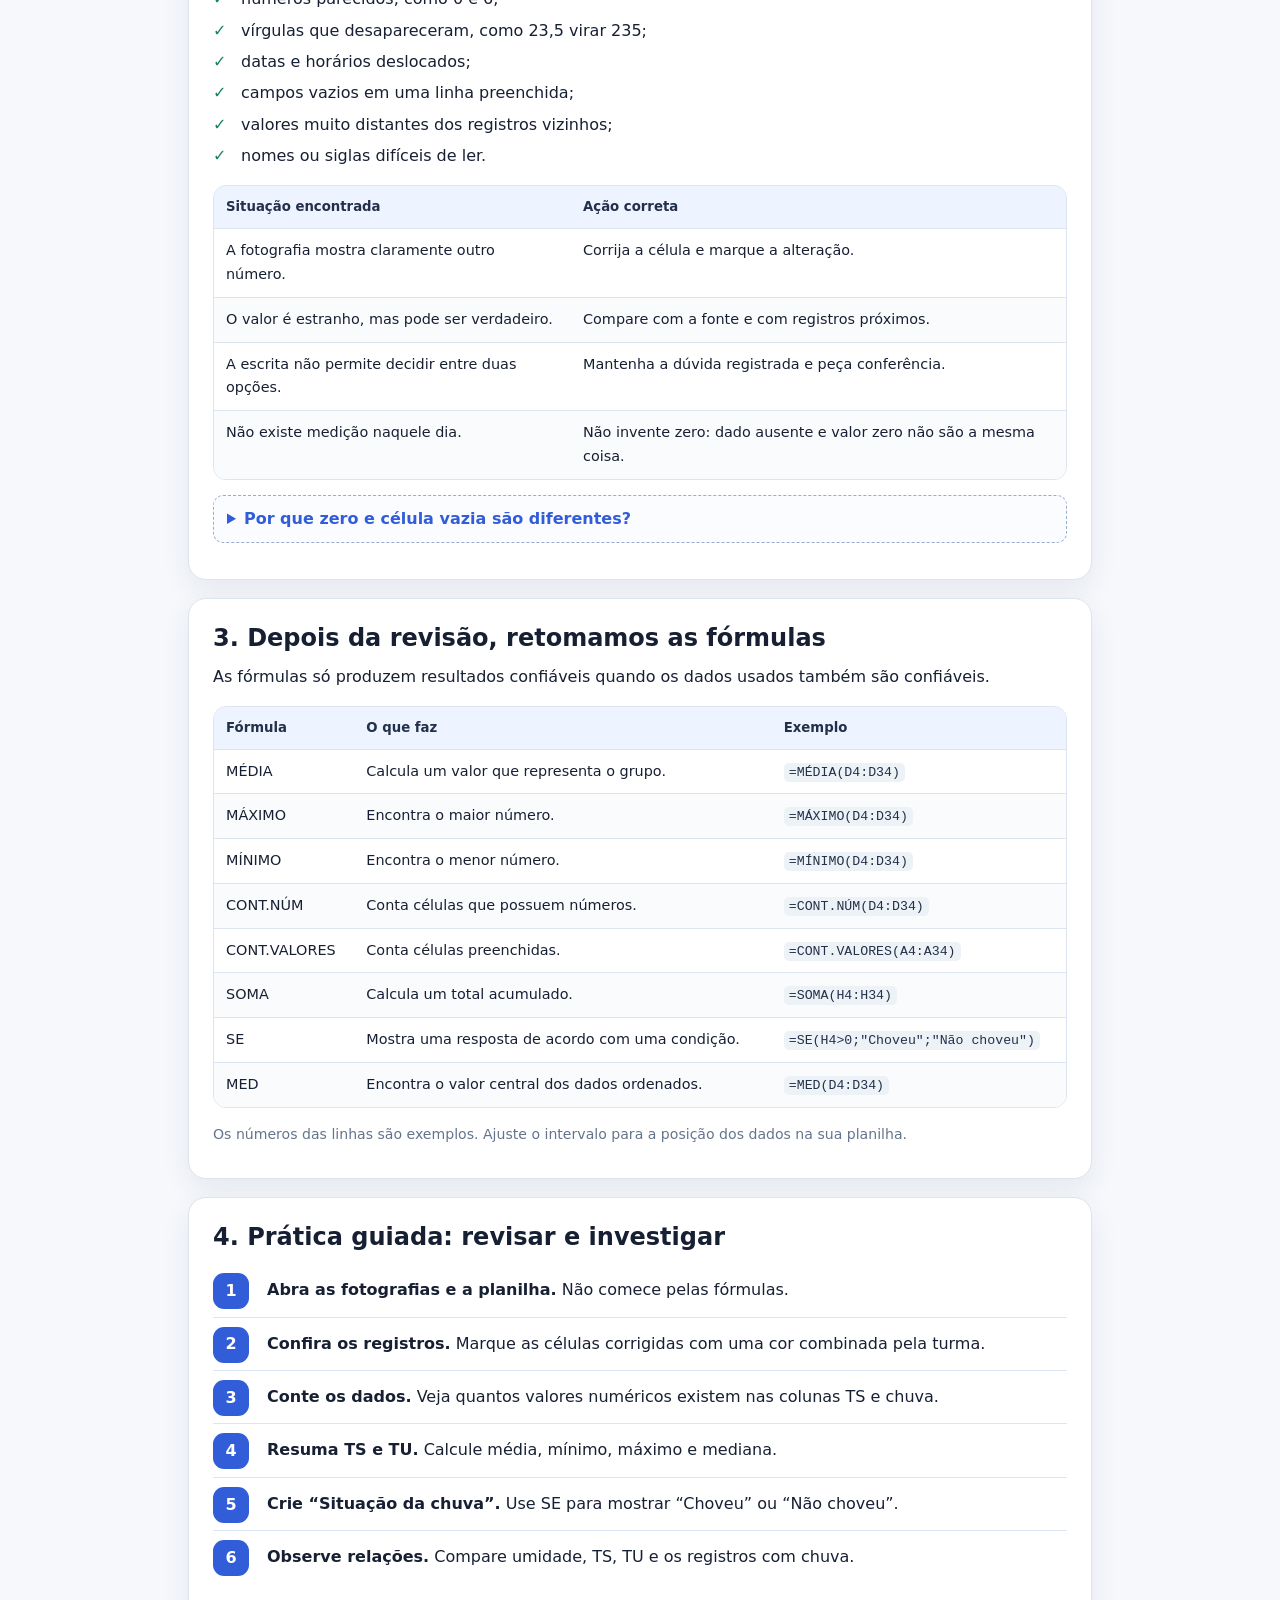
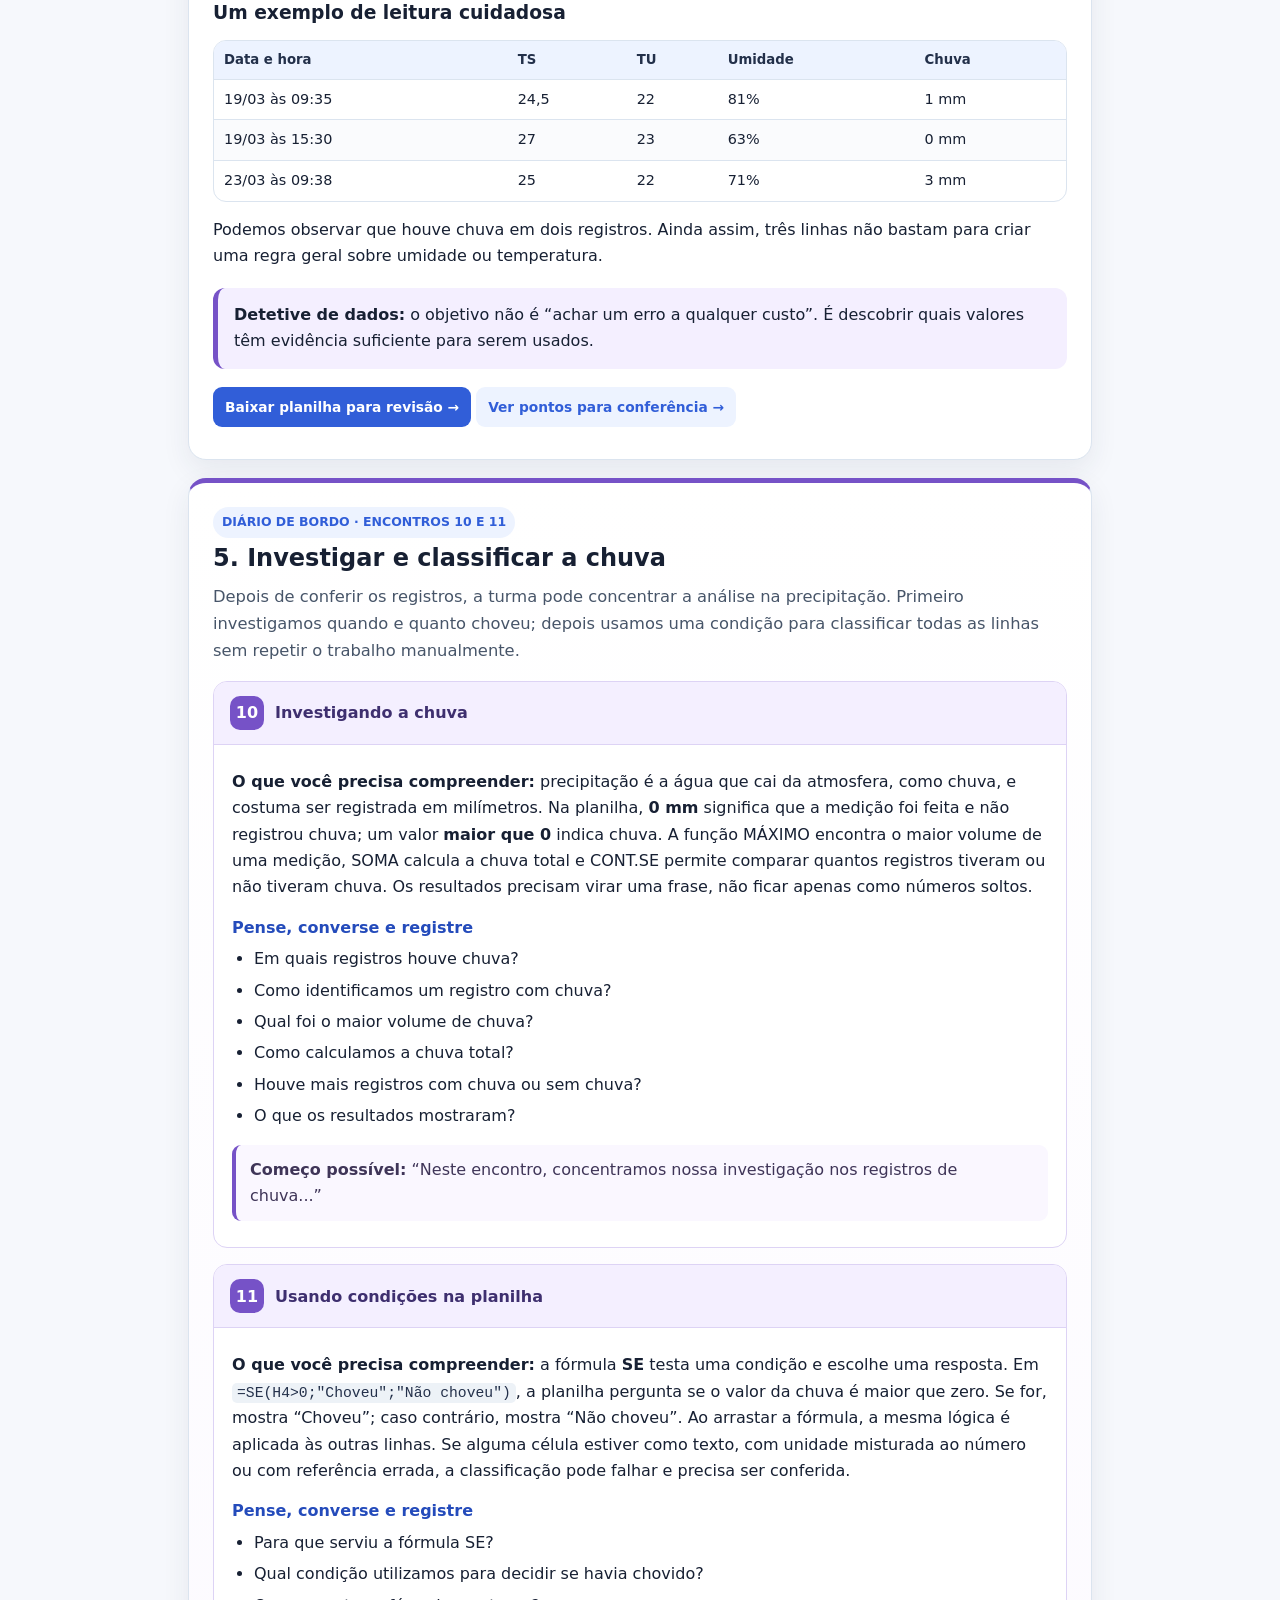
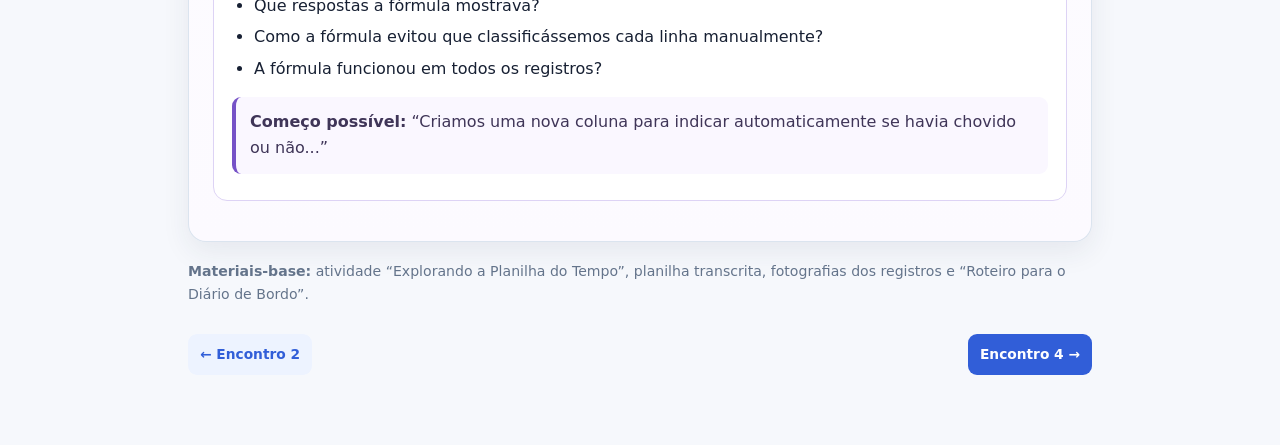
<file: aulas/03-revisao-dados.html>
<!doctype html>
<html lang="pt-BR">
<head>
  <meta charset="utf-8">
  <meta name="viewport" content="width=device-width,initial-scale=1">
  <meta name="description" content="Aula sobre revisão, correção e qualidade dos dados meteorológicos coletados pela escola.">
  <title>Encontro 3 — Revisando os dados</title>
  <link rel="stylesheet" href="../assets/site.css">
</head>
<body>
  <div class="topbar">
    <div class="topbar-inner">
      <a class="brand" href="../index.html"><span class="brand-icon">🌦️</span><span>Clube de Ciências Tec</span></a>
      <div class="toplinks"><a href="02-analise-clima.html">← Anterior</a><a href="../materiais/index.html">Materiais</a><a href="04-estatistica.html">Próximo →</a></div>
    </div>
  </div>

  <main class="lesson-page">
    <span class="section-kicker">ENCONTRO 3 · QUALIDADE DOS DADOS</span>
    <h1>Podemos confiar nos nossos dados?</h1>
    <p class="lead">A turma compara a planilha com os registros originais, identifica valores duvidosos e aprende que revisar faz parte da investigação.</p>

    <div class="lesson-summary">
      <div>
        <h2>Pergunta do encontro</h2>
        <p>Como perceber se um dado foi digitado corretamente antes de usar fórmulas e gráficos?</p>
      </div>
      <div>
        <h2>Ao final, você consegue</h2>
        <ul class="check-list">
          <li>comparar fonte e planilha;</li>
          <li>diferenciar erro de valor incomum;</li>
          <li>marcar dúvidas sem inventar respostas.</li>
        </ul>
      </div>
    </div>

    <nav class="mini-nav" aria-label="Partes da aula">
      <a href="#origem">Dados reais</a>
      <a href="#detetive">Modo detetive</a>
      <a href="#formulas">Fórmulas</a>
      <a href="#chuva">Investigar chuva</a>
      <a href="#diario">Diário de bordo</a>
    </nav>

    <section id="origem" class="card">
      <h2>1. Da ficha preenchida à planilha</h2>
      <p>Os registros desta aula foram transcritos de fotografias das fichas preenchidas na estação. Esse caminho pode produzir dúvidas: letra difícil, número rasurado, campo deslocado ou valor digitado na coluna errada.</p>

      <div class="table-wrap">
        <table class="data-table">
          <thead>
            <tr><th>Coluna</th><th>O que representa no material</th><th>Exemplo</th></tr>
          </thead>
          <tbody>
            <tr><td>Nome</td><td>Identificação de quem fez o registro.</td><td>MANU / WIL</td></tr>
            <tr><td>Data e hora</td><td>Momento em que a medição foi anotada.</td><td>16/03 às 09:37</td></tr>
            <tr><td>TS e TU</td><td>Duas medidas de temperatura registradas na ficha.</td><td>25 e 22</td></tr>
            <tr><td>Umidade (%)</td><td>Quantidade de umidade indicada em porcentagem.</td><td>78</td></tr>
            <tr><td>HTP</td><td>Leitura de pressão presente no registro original.</td><td>913</td></tr>
            <tr><td>Chuva (mm)</td><td>Precipitação registrada.</td><td>0</td></tr>
          </tbody>
        </table>
      </div>

      <div class="callout green"><strong>Regra da ciência:</strong> se não conseguimos ler um valor com segurança, registramos a dúvida. Não escolhemos um número apenas para preencher a célula.</div>
    </section>

    <section id="detetive" class="card">
      <h2>2. Modo detetive: encontrar o que precisa de conferência</h2>
      <div class="learning-cycle">
        <div class="cycle-step">
          <span class="cycle-label">1 · Entenda</span>
          <h3>Valor incomum não é erro automático</h3>
          <p>Um número diferente pode ser verdadeiro. Ele só se torna erro quando a fonte mostra outro valor ou a digitação é impossível.</p>
        </div>
        <div class="cycle-step">
          <span class="cycle-label">2 · Veja um exemplo</span>
          <h3>Umidade igual a 2%</h3>
          <p>Como os registros próximos estão entre 60% e 81%, o valor 2% merece conferência na fotografia.</p>
        </div>
        <div class="cycle-step">
          <span class="cycle-label">3 · Faça</span>
          <h3>Compare linha por linha</h3>
          <p>Uma pessoa observa a imagem; a outra confere a mesma linha na planilha. Depois troquem de função.</p>
        </div>
      </div>

      <h3>Procure estes sinais</h3>
      <ul class="check-list">
        <li>números parecidos, como 0 e 6;</li>
        <li>vírgulas que desapareceram, como 23,5 virar 235;</li>
        <li>datas e horários deslocados;</li>
        <li>campos vazios em uma linha preenchida;</li>
        <li>valores muito distantes dos registros vizinhos;</li>
        <li>nomes ou siglas difíceis de ler.</li>
      </ul>

      <div class="table-wrap">
        <table class="data-table">
          <thead>
            <tr><th>Situação encontrada</th><th>Ação correta</th></tr>
          </thead>
          <tbody>
            <tr><td>A fotografia mostra claramente outro número.</td><td>Corrija a célula e marque a alteração.</td></tr>
            <tr><td>O valor é estranho, mas pode ser verdadeiro.</td><td>Compare com a fonte e com registros próximos.</td></tr>
            <tr><td>A escrita não permite decidir entre duas opções.</td><td>Mantenha a dúvida registrada e peça conferência.</td></tr>
            <tr><td>Não existe medição naquele dia.</td><td>Não invente zero: dado ausente e valor zero não são a mesma coisa.</td></tr>
          </tbody>
        </table>
      </div>

      <details class="answer">
        <summary>Por que zero e célula vazia são diferentes?</summary>
        <p><strong>Zero</strong> informa que a variável foi medida e seu valor foi zero, como 0 mm de chuva. <strong>Célula vazia</strong> pode indicar que ninguém mediu ou que o registro se perdeu.</p>
      </details>
    </section>

    <section id="formulas" class="card">
      <h2>3. Depois da revisão, retomamos as fórmulas</h2>
      <p>As fórmulas só produzem resultados confiáveis quando os dados usados também são confiáveis.</p>

      <div class="table-wrap">
        <table class="data-table">
          <thead>
            <tr><th>Fórmula</th><th>O que faz</th><th>Exemplo</th></tr>
          </thead>
          <tbody>
            <tr><td>MÉDIA</td><td>Calcula um valor que representa o grupo.</td><td><code>=MÉDIA(D4:D34)</code></td></tr>
            <tr><td>MÁXIMO</td><td>Encontra o maior número.</td><td><code>=MÁXIMO(D4:D34)</code></td></tr>
            <tr><td>MÍNIMO</td><td>Encontra o menor número.</td><td><code>=MÍNIMO(D4:D34)</code></td></tr>
            <tr><td>CONT.NÚM</td><td>Conta células que possuem números.</td><td><code>=CONT.NÚM(D4:D34)</code></td></tr>
            <tr><td>CONT.VALORES</td><td>Conta células preenchidas.</td><td><code>=CONT.VALORES(A4:A34)</code></td></tr>
            <tr><td>SOMA</td><td>Calcula um total acumulado.</td><td><code>=SOMA(H4:H34)</code></td></tr>
            <tr><td>SE</td><td>Mostra uma resposta de acordo com uma condição.</td><td><code>=SE(H4&gt;0;"Choveu";"Não choveu")</code></td></tr>
            <tr><td>MED</td><td>Encontra o valor central dos dados ordenados.</td><td><code>=MED(D4:D34)</code></td></tr>
          </tbody>
        </table>
      </div>
      <p class="source-list">Os números das linhas são exemplos. Ajuste o intervalo para a posição dos dados na sua planilha.</p>
    </section>

    <section id="chuva" class="card">
      <h2>4. Prática guiada: revisar e investigar</h2>
      <ol class="step-list">
        <li><strong>Abra as fotografias e a planilha.</strong> Não comece pelas fórmulas.</li>
        <li><strong>Confira os registros.</strong> Marque as células corrigidas com uma cor combinada pela turma.</li>
        <li><strong>Conte os dados.</strong> Veja quantos valores numéricos existem nas colunas TS e chuva.</li>
        <li><strong>Resuma TS e TU.</strong> Calcule média, mínimo, máximo e mediana.</li>
        <li><strong>Crie “Situação da chuva”.</strong> Use SE para mostrar “Choveu” ou “Não choveu”.</li>
        <li><strong>Observe relações.</strong> Compare umidade, TS, TU e os registros com chuva.</li>
      </ol>

      <h3>Um exemplo de leitura cuidadosa</h3>
      <div class="table-wrap">
        <table class="data-table compact">
          <thead>
            <tr><th>Data e hora</th><th>TS</th><th>TU</th><th>Umidade</th><th>Chuva</th></tr>
          </thead>
          <tbody>
            <tr><td>19/03 às 09:35</td><td>24,5</td><td>22</td><td>81%</td><td>1 mm</td></tr>
            <tr><td>19/03 às 15:30</td><td>27</td><td>23</td><td>63%</td><td>0 mm</td></tr>
            <tr><td>23/03 às 09:38</td><td>25</td><td>22</td><td>71%</td><td>3 mm</td></tr>
          </tbody>
        </table>
      </div>
      <p>Podemos observar que houve chuva em dois registros. Ainda assim, três linhas não bastam para criar uma regra geral sobre umidade ou temperatura.</p>

      <div class="callout purple"><strong>Detetive de dados:</strong> o objetivo não é “achar um erro a qualquer custo”. É descobrir quais valores têm evidência suficiente para serem usados.</div>
      <p><a class="btn primary" href="../materiais/planilhas/encontro-03-dados-extraidos-fotos.csv" download>Baixar planilha para revisão →</a> <a class="btn" href="../materiais/planilhas/encontro-03-conferencia.csv" download>Ver pontos para conferência →</a></p>
    </section>

    <section id="diario" class="card journal-card">
      <span class="section-kicker">DIÁRIO DE BORDO · ENCONTROS 10 E 11</span>
      <h2>5. Investigar e classificar a chuva</h2>
      <p class="journal-intro">Depois de conferir os registros, a turma pode concentrar a análise na precipitação. Primeiro investigamos quando e quanto choveu; depois usamos uma condição para classificar todas as linhas sem repetir o trabalho manualmente.</p>

      <details class="journal-entry" open>
        <summary><span class="journal-number">10</span>Investigando a chuva</summary>
        <div class="journal-content">
          <p><strong>O que você precisa compreender:</strong> precipitação é a água que cai da atmosfera, como chuva, e costuma ser registrada em milímetros. Na planilha, <strong>0 mm</strong> significa que a medição foi feita e não registrou chuva; um valor <strong>maior que 0</strong> indica chuva. A função MÁXIMO encontra o maior volume de uma medição, SOMA calcula a chuva total e CONT.SE permite comparar quantos registros tiveram ou não tiveram chuva. Os resultados precisam virar uma frase, não ficar apenas como números soltos.</p>
          <h3>Pense, converse e registre</h3>
          <ul class="journal-questions">
            <li>Em quais registros houve chuva?</li>
            <li>Como identificamos um registro com chuva?</li>
            <li>Qual foi o maior volume de chuva?</li>
            <li>Como calculamos a chuva total?</li>
            <li>Houve mais registros com chuva ou sem chuva?</li>
            <li>O que os resultados mostraram?</li>
          </ul>
          <p class="journal-starter"><strong>Começo possível:</strong> “Neste encontro, concentramos nossa investigação nos registros de chuva...”</p>
        </div>
      </details>

      <details class="journal-entry" open>
        <summary><span class="journal-number">11</span>Usando condições na planilha</summary>
        <div class="journal-content">
          <p><strong>O que você precisa compreender:</strong> a fórmula <strong>SE</strong> testa uma condição e escolhe uma resposta. Em <code>=SE(H4&gt;0;"Choveu";"Não choveu")</code>, a planilha pergunta se o valor da chuva é maior que zero. Se for, mostra “Choveu”; caso contrário, mostra “Não choveu”. Ao arrastar a fórmula, a mesma lógica é aplicada às outras linhas. Se alguma célula estiver como texto, com unidade misturada ao número ou com referência errada, a classificação pode falhar e precisa ser conferida.</p>
          <h3>Pense, converse e registre</h3>
          <ul class="journal-questions">
            <li>Para que serviu a fórmula SE?</li>
            <li>Qual condição utilizamos para decidir se havia chovido?</li>
            <li>Que respostas a fórmula mostrava?</li>
            <li>Como a fórmula evitou que classificássemos cada linha manualmente?</li>
            <li>A fórmula funcionou em todos os registros?</li>
          </ul>
          <p class="journal-starter"><strong>Começo possível:</strong> “Criamos uma nova coluna para indicar automaticamente se havia chovido ou não...”</p>
        </div>
      </details>
    </section>

    <p class="source-list"><strong>Materiais-base:</strong> atividade “Explorando a Planilha do Tempo”, planilha transcrita, fotografias dos registros e “Roteiro para o Diário de Bordo”.</p>
    <div class="lesson-nav"><a class="btn" href="02-analise-clima.html">← Encontro 2</a><a class="btn primary" href="04-estatistica.html">Encontro 4 →</a></div>
  </main>
</body>
</html>
</file>
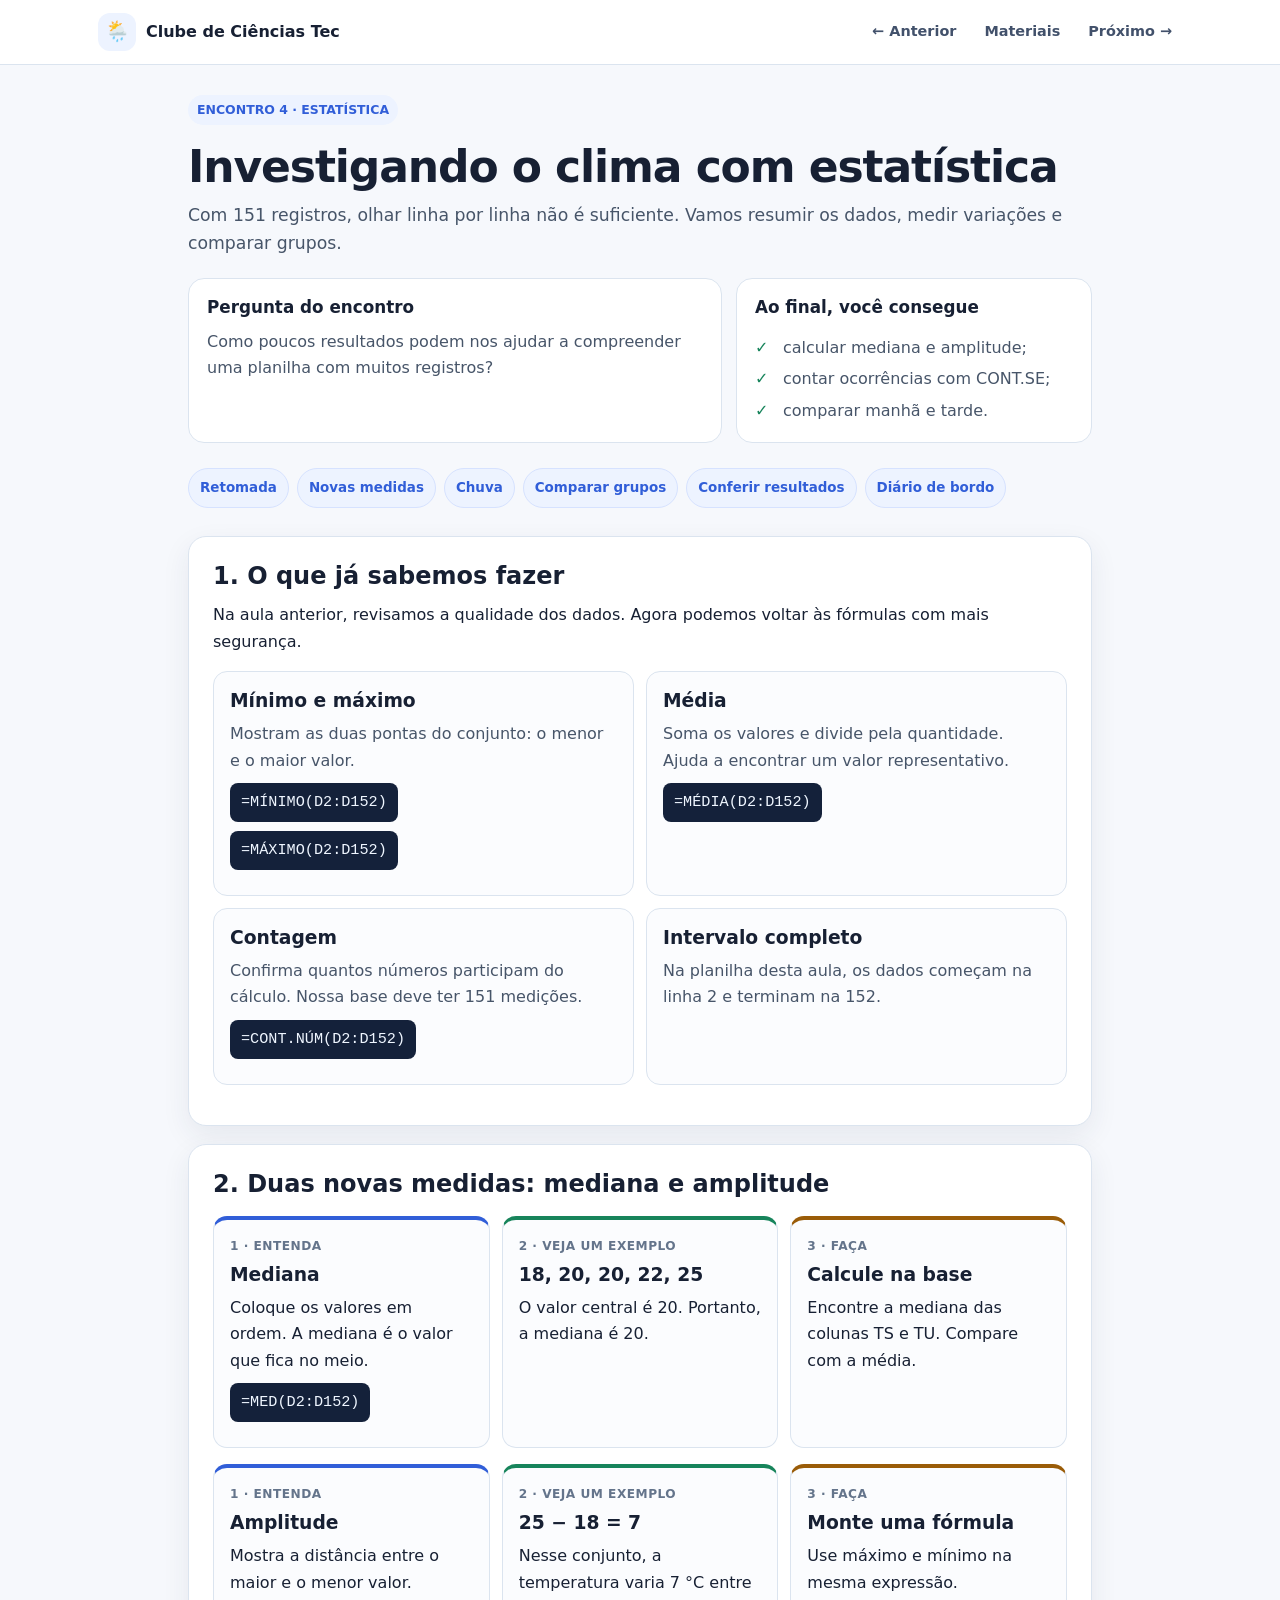
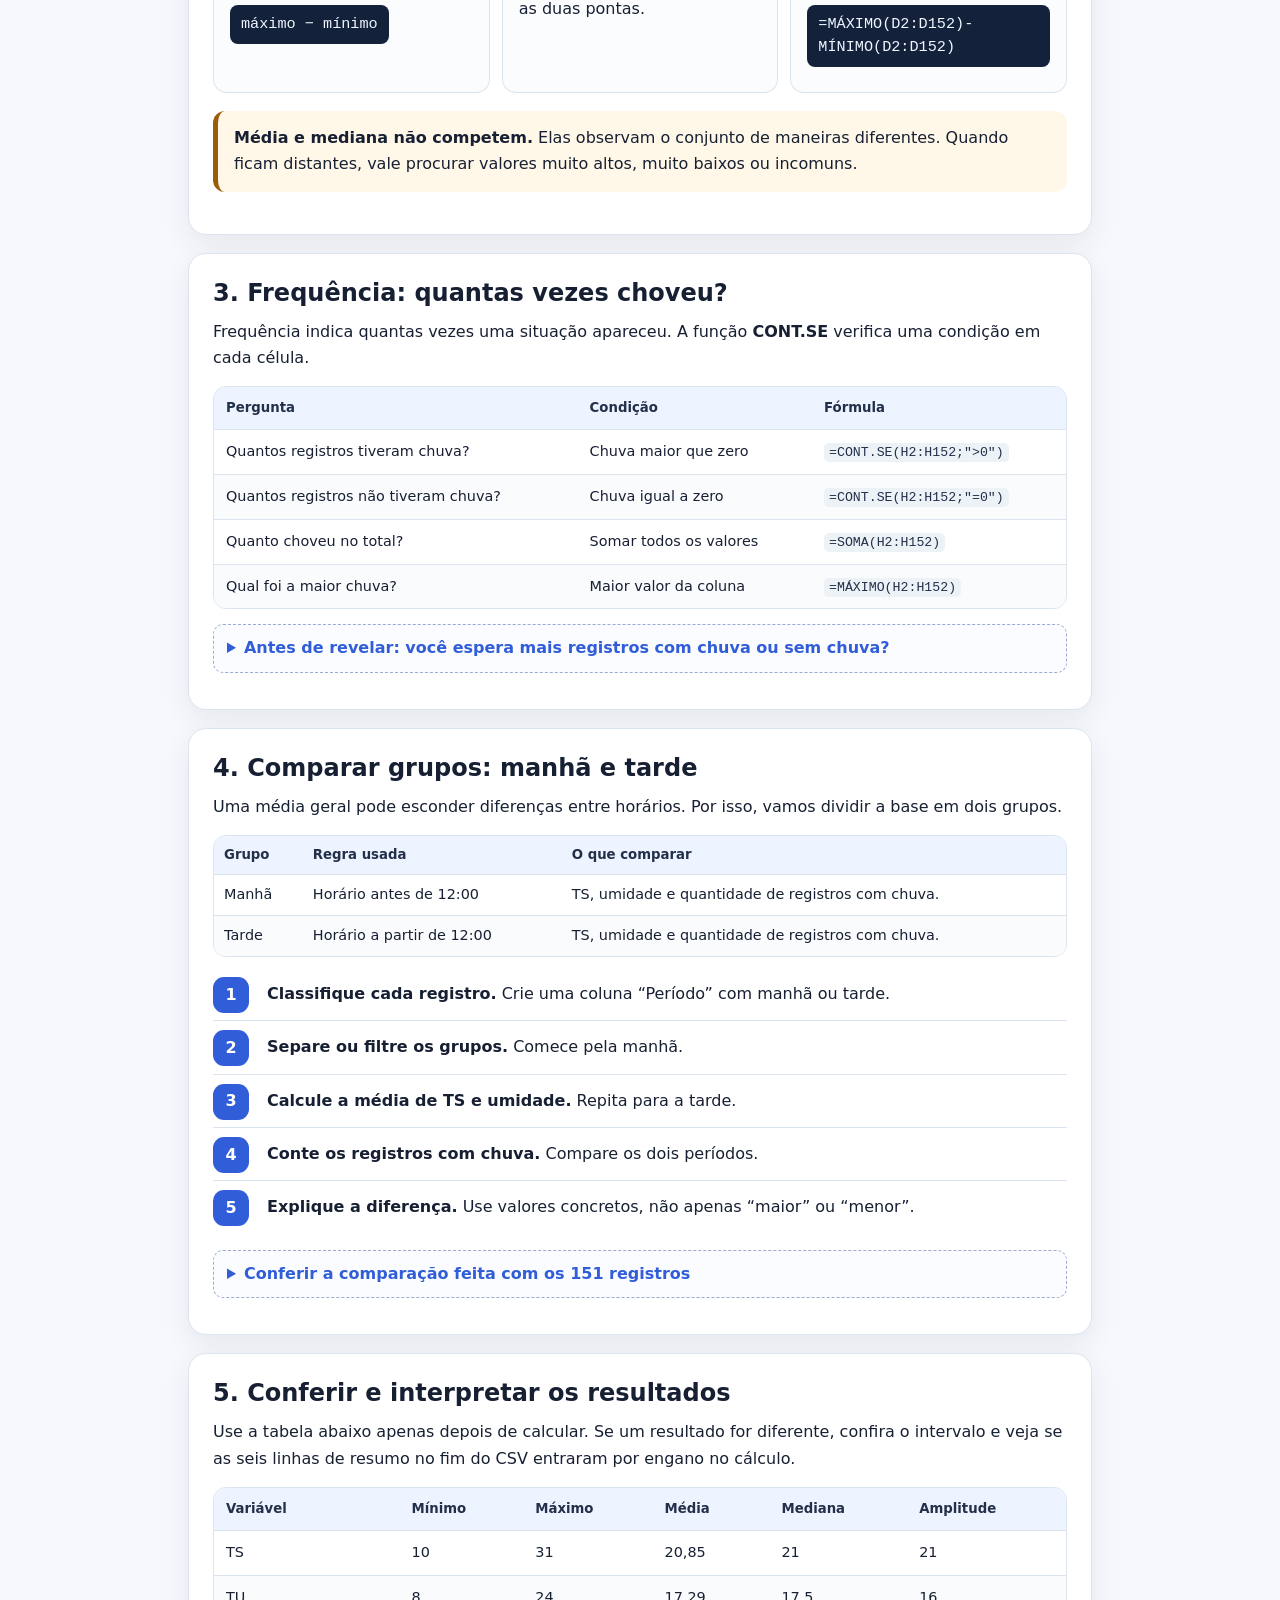
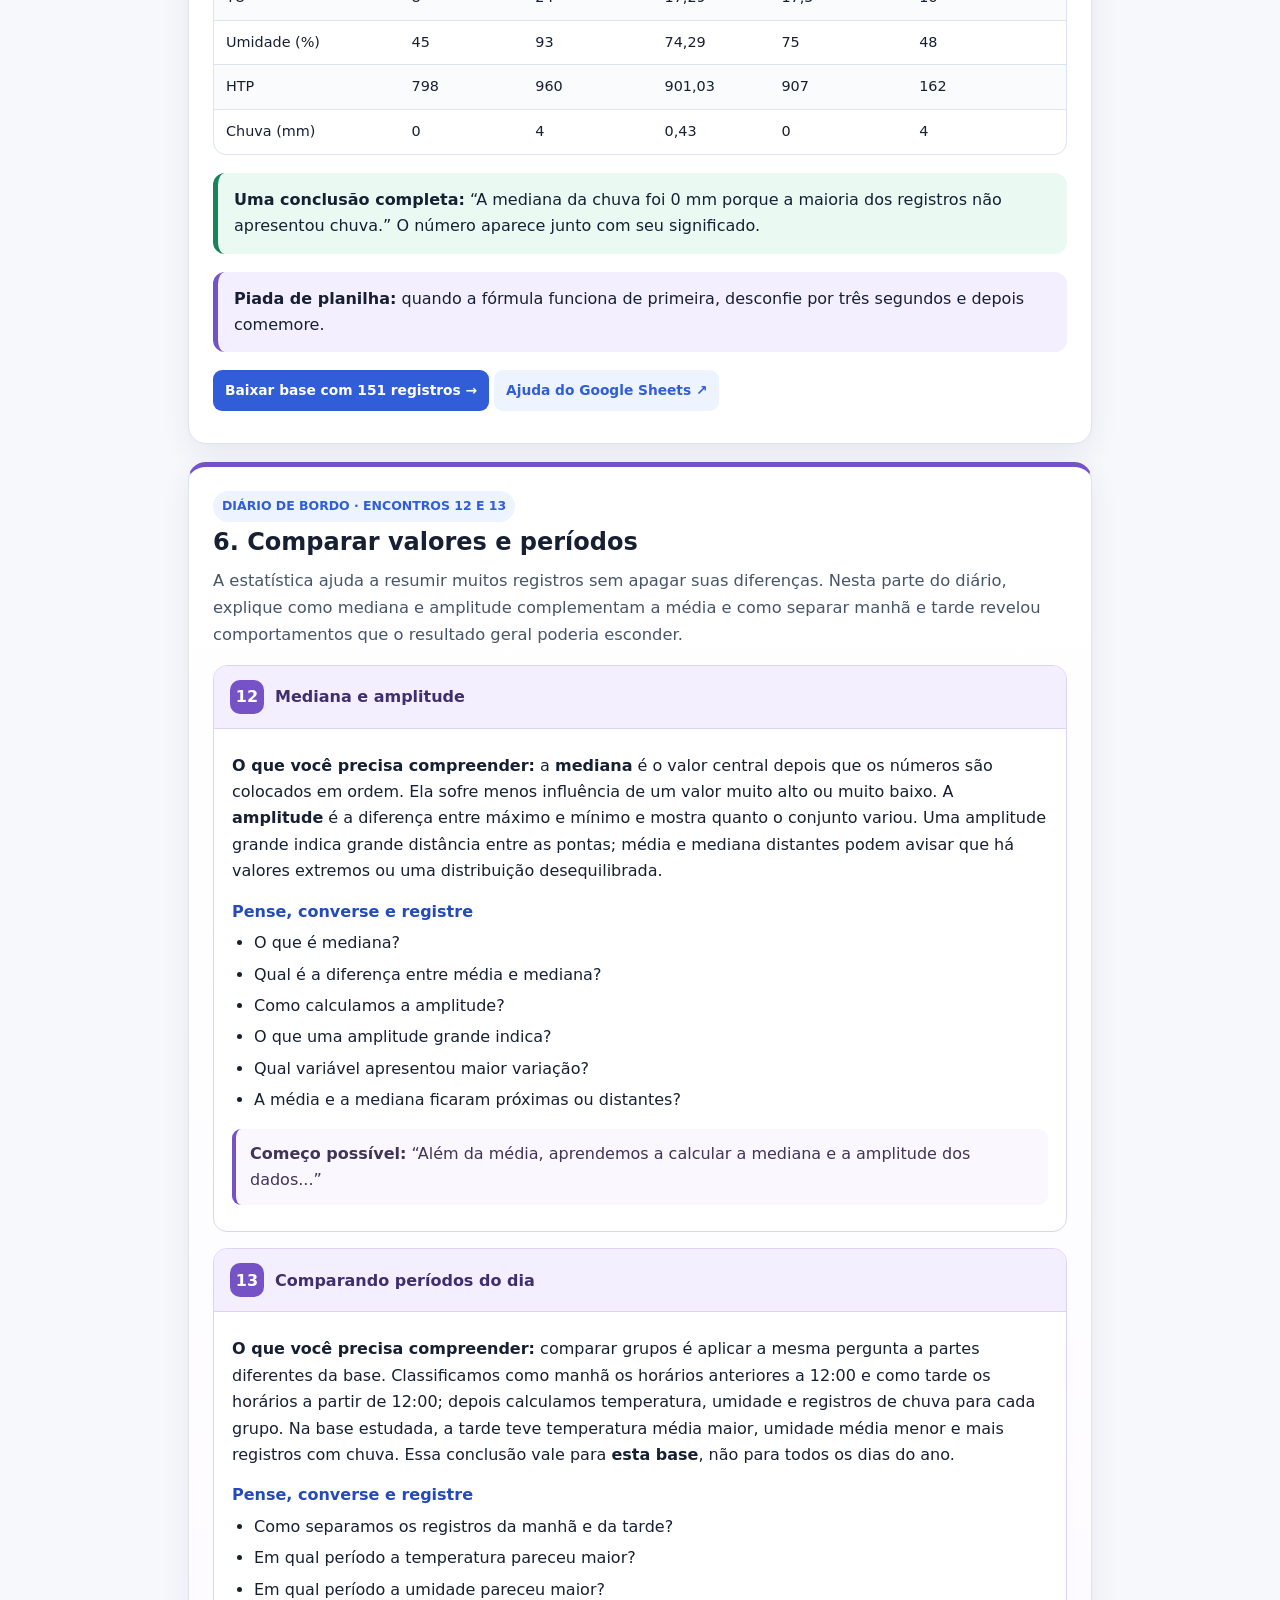
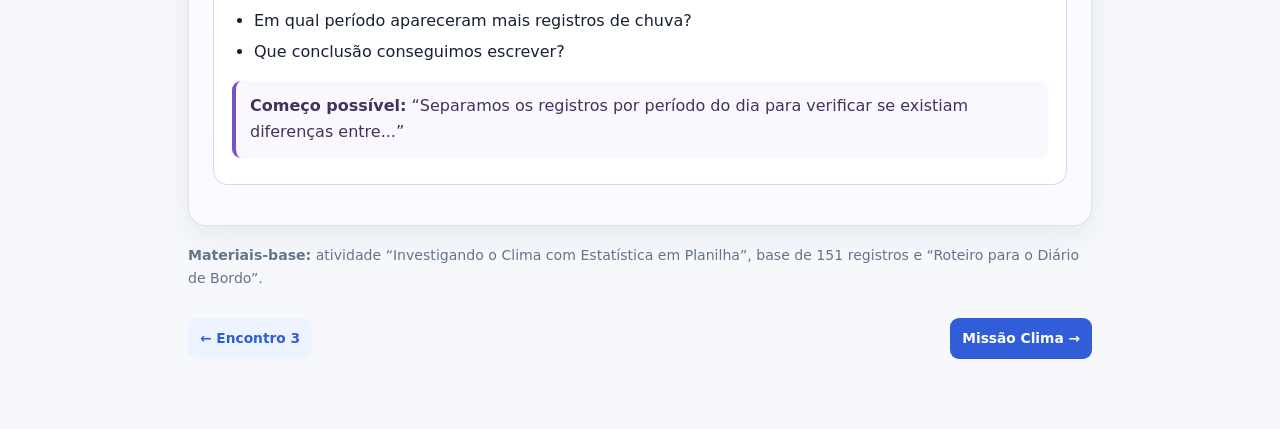
<file: aulas/04-estatistica.html>
<!doctype html>
<html lang="pt-BR">
<head>
  <meta charset="utf-8">
  <meta name="viewport" content="width=device-width,initial-scale=1">
  <meta name="description" content="Aula guiada de estatística com mediana, amplitude, frequência e comparação dos dados climáticos.">
  <title>Encontro 4 — Investigando o clima com estatística</title>
  <link rel="stylesheet" href="../assets/site.css">
</head>
<body>
  <div class="topbar">
    <div class="topbar-inner">
      <a class="brand" href="../index.html"><span class="brand-icon">🌦️</span><span>Clube de Ciências Tec</span></a>
      <div class="toplinks"><a href="03-revisao-dados.html">← Anterior</a><a href="../materiais/index.html">Materiais</a><a href="05-missao-clima.html">Próximo →</a></div>
    </div>
  </div>

  <main class="lesson-page">
    <span class="section-kicker">ENCONTRO 4 · ESTATÍSTICA</span>
    <h1>Investigando o clima com estatística</h1>
    <p class="lead">Com 151 registros, olhar linha por linha não é suficiente. Vamos resumir os dados, medir variações e comparar grupos.</p>

    <div class="lesson-summary">
      <div>
        <h2>Pergunta do encontro</h2>
        <p>Como poucos resultados podem nos ajudar a compreender uma planilha com muitos registros?</p>
      </div>
      <div>
        <h2>Ao final, você consegue</h2>
        <ul class="check-list">
          <li>calcular mediana e amplitude;</li>
          <li>contar ocorrências com CONT.SE;</li>
          <li>comparar manhã e tarde.</li>
        </ul>
      </div>
    </div>

    <nav class="mini-nav" aria-label="Partes da aula">
      <a href="#retomada">Retomada</a>
      <a href="#novas-medidas">Novas medidas</a>
      <a href="#chuva">Chuva</a>
      <a href="#comparacao">Comparar grupos</a>
      <a href="#resultados">Conferir resultados</a>
      <a href="#diario">Diário de bordo</a>
    </nav>

    <section id="retomada" class="card">
      <h2>1. O que já sabemos fazer</h2>
      <p>Na aula anterior, revisamos a qualidade dos dados. Agora podemos voltar às fórmulas com mais segurança.</p>

      <div class="concept-grid">
        <div class="concept">
          <h3>Mínimo e máximo</h3>
          <p>Mostram as duas pontas do conjunto: o menor e o maior valor.</p>
          <span class="formula">=MÍNIMO(D2:D152)</span>
          <span class="formula">=MÁXIMO(D2:D152)</span>
        </div>
        <div class="concept">
          <h3>Média</h3>
          <p>Soma os valores e divide pela quantidade. Ajuda a encontrar um valor representativo.</p>
          <span class="formula">=MÉDIA(D2:D152)</span>
        </div>
        <div class="concept">
          <h3>Contagem</h3>
          <p>Confirma quantos números participam do cálculo. Nossa base deve ter 151 medições.</p>
          <span class="formula">=CONT.NÚM(D2:D152)</span>
        </div>
        <div class="concept">
          <h3>Intervalo completo</h3>
          <p>Na planilha desta aula, os dados começam na linha 2 e terminam na 152.</p>
        </div>
      </div>
    </section>

    <section id="novas-medidas" class="card">
      <h2>2. Duas novas medidas: mediana e amplitude</h2>
      <div class="learning-cycle">
        <div class="cycle-step">
          <span class="cycle-label">1 · Entenda</span>
          <h3>Mediana</h3>
          <p>Coloque os valores em ordem. A mediana é o valor que fica no meio.</p>
          <span class="formula">=MED(D2:D152)</span>
        </div>
        <div class="cycle-step">
          <span class="cycle-label">2 · Veja um exemplo</span>
          <h3>18, 20, 20, 22, 25</h3>
          <p>O valor central é 20. Portanto, a mediana é 20.</p>
        </div>
        <div class="cycle-step">
          <span class="cycle-label">3 · Faça</span>
          <h3>Calcule na base</h3>
          <p>Encontre a mediana das colunas TS e TU. Compare com a média.</p>
        </div>
      </div>

      <div class="learning-cycle">
        <div class="cycle-step">
          <span class="cycle-label">1 · Entenda</span>
          <h3>Amplitude</h3>
          <p>Mostra a distância entre o maior e o menor valor.</p>
          <span class="formula">máximo − mínimo</span>
        </div>
        <div class="cycle-step">
          <span class="cycle-label">2 · Veja um exemplo</span>
          <h3>25 − 18 = 7</h3>
          <p>Nesse conjunto, a temperatura varia 7 °C entre as duas pontas.</p>
        </div>
        <div class="cycle-step">
          <span class="cycle-label">3 · Faça</span>
          <h3>Monte uma fórmula</h3>
          <p>Use máximo e mínimo na mesma expressão.</p>
          <span class="formula">=MÁXIMO(D2:D152)-MÍNIMO(D2:D152)</span>
        </div>
      </div>

      <div class="callout amber"><strong>Média e mediana não competem.</strong> Elas observam o conjunto de maneiras diferentes. Quando ficam distantes, vale procurar valores muito altos, muito baixos ou incomuns.</div>
    </section>

    <section id="chuva" class="card">
      <h2>3. Frequência: quantas vezes choveu?</h2>
      <p>Frequência indica quantas vezes uma situação apareceu. A função <strong>CONT.SE</strong> verifica uma condição em cada célula.</p>

      <div class="table-wrap">
        <table class="data-table">
          <thead>
            <tr><th>Pergunta</th><th>Condição</th><th>Fórmula</th></tr>
          </thead>
          <tbody>
            <tr><td>Quantos registros tiveram chuva?</td><td>Chuva maior que zero</td><td><code>=CONT.SE(H2:H152;">0")</code></td></tr>
            <tr><td>Quantos registros não tiveram chuva?</td><td>Chuva igual a zero</td><td><code>=CONT.SE(H2:H152;"=0")</code></td></tr>
            <tr><td>Quanto choveu no total?</td><td>Somar todos os valores</td><td><code>=SOMA(H2:H152)</code></td></tr>
            <tr><td>Qual foi a maior chuva?</td><td>Maior valor da coluna</td><td><code>=MÁXIMO(H2:H152)</code></td></tr>
          </tbody>
        </table>
      </div>

      <details class="answer">
        <summary>Antes de revelar: você espera mais registros com chuva ou sem chuva?</summary>
        <p>A base possui <strong>32 registros com chuva</strong> e <strong>119 sem chuva</strong>. A chuva total registrada é <strong>64,9 mm</strong>, e o maior valor em uma medição é <strong>4 mm</strong>.</p>
      </details>
    </section>

    <section id="comparacao" class="card">
      <h2>4. Comparar grupos: manhã e tarde</h2>
      <p>Uma média geral pode esconder diferenças entre horários. Por isso, vamos dividir a base em dois grupos.</p>
      <div class="table-wrap">
        <table class="data-table compact">
          <thead>
            <tr><th>Grupo</th><th>Regra usada</th><th>O que comparar</th></tr>
          </thead>
          <tbody>
            <tr><td>Manhã</td><td>Horário antes de 12:00</td><td>TS, umidade e quantidade de registros com chuva.</td></tr>
            <tr><td>Tarde</td><td>Horário a partir de 12:00</td><td>TS, umidade e quantidade de registros com chuva.</td></tr>
          </tbody>
        </table>
      </div>

      <ol class="step-list">
        <li><strong>Classifique cada registro.</strong> Crie uma coluna “Período” com manhã ou tarde.</li>
        <li><strong>Separe ou filtre os grupos.</strong> Comece pela manhã.</li>
        <li><strong>Calcule a média de TS e umidade.</strong> Repita para a tarde.</li>
        <li><strong>Conte os registros com chuva.</strong> Compare os dois períodos.</li>
        <li><strong>Explique a diferença.</strong> Use valores concretos, não apenas “maior” ou “menor”.</li>
      </ol>

      <details class="answer">
        <summary>Conferir a comparação feita com os 151 registros</summary>
        <ul>
          <li><strong>Manhã:</strong> 78 registros, TS média de 19,34 e umidade média de 77,63%.</li>
          <li><strong>Tarde:</strong> 73 registros, TS média de 22,47 e umidade média de 70,73%.</li>
          <li>Nessa base, a tarde apresentou temperatura média maior e umidade média menor.</li>
          <li>Houve 12 registros com chuva pela manhã e 20 à tarde.</li>
        </ul>
      </details>
    </section>

    <section id="resultados" class="card">
      <h2>5. Conferir e interpretar os resultados</h2>
      <p>Use a tabela abaixo apenas depois de calcular. Se um resultado for diferente, confira o intervalo e veja se as seis linhas de resumo no fim do CSV entraram por engano no cálculo.</p>

      <div class="table-wrap">
        <table class="data-table">
          <thead>
            <tr><th>Variável</th><th>Mínimo</th><th>Máximo</th><th>Média</th><th>Mediana</th><th>Amplitude</th></tr>
          </thead>
          <tbody>
            <tr><td>TS</td><td>10</td><td>31</td><td>20,85</td><td>21</td><td>21</td></tr>
            <tr><td>TU</td><td>8</td><td>24</td><td>17,29</td><td>17,5</td><td>16</td></tr>
            <tr><td>Umidade (%)</td><td>45</td><td>93</td><td>74,29</td><td>75</td><td>48</td></tr>
            <tr><td>HTP</td><td>798</td><td>960</td><td>901,03</td><td>907</td><td>162</td></tr>
            <tr><td>Chuva (mm)</td><td>0</td><td>4</td><td>0,43</td><td>0</td><td>4</td></tr>
          </tbody>
        </table>
      </div>

      <div class="callout green"><strong>Uma conclusão completa:</strong> “A mediana da chuva foi 0 mm porque a maioria dos registros não apresentou chuva.” O número aparece junto com seu significado.</div>
      <div class="callout purple"><strong>Piada de planilha:</strong> quando a fórmula funciona de primeira, desconfie por três segundos e depois comemore.</div>
      <p><a class="btn primary" href="../materiais/planilhas/encontro-04-dados-151-registros.csv" download>Baixar base com 151 registros →</a> <a class="btn" href="https://support.google.com/docs/table/25273?hl=pt-BR" target="_blank" rel="noopener">Ajuda do Google Sheets ↗</a></p>
    </section>

    <section id="diario" class="card journal-card">
      <span class="section-kicker">DIÁRIO DE BORDO · ENCONTROS 12 E 13</span>
      <h2>6. Comparar valores e períodos</h2>
      <p class="journal-intro">A estatística ajuda a resumir muitos registros sem apagar suas diferenças. Nesta parte do diário, explique como mediana e amplitude complementam a média e como separar manhã e tarde revelou comportamentos que o resultado geral poderia esconder.</p>

      <details class="journal-entry" open>
        <summary><span class="journal-number">12</span>Mediana e amplitude</summary>
        <div class="journal-content">
          <p><strong>O que você precisa compreender:</strong> a <strong>mediana</strong> é o valor central depois que os números são colocados em ordem. Ela sofre menos influência de um valor muito alto ou muito baixo. A <strong>amplitude</strong> é a diferença entre máximo e mínimo e mostra quanto o conjunto variou. Uma amplitude grande indica grande distância entre as pontas; média e mediana distantes podem avisar que há valores extremos ou uma distribuição desequilibrada.</p>
          <h3>Pense, converse e registre</h3>
          <ul class="journal-questions">
            <li>O que é mediana?</li>
            <li>Qual é a diferença entre média e mediana?</li>
            <li>Como calculamos a amplitude?</li>
            <li>O que uma amplitude grande indica?</li>
            <li>Qual variável apresentou maior variação?</li>
            <li>A média e a mediana ficaram próximas ou distantes?</li>
          </ul>
          <p class="journal-starter"><strong>Começo possível:</strong> “Além da média, aprendemos a calcular a mediana e a amplitude dos dados...”</p>
        </div>
      </details>

      <details class="journal-entry" open>
        <summary><span class="journal-number">13</span>Comparando períodos do dia</summary>
        <div class="journal-content">
          <p><strong>O que você precisa compreender:</strong> comparar grupos é aplicar a mesma pergunta a partes diferentes da base. Classificamos como manhã os horários anteriores a 12:00 e como tarde os horários a partir de 12:00; depois calculamos temperatura, umidade e registros de chuva para cada grupo. Na base estudada, a tarde teve temperatura média maior, umidade média menor e mais registros com chuva. Essa conclusão vale para <strong>esta base</strong>, não para todos os dias do ano.</p>
          <h3>Pense, converse e registre</h3>
          <ul class="journal-questions">
            <li>Como separamos os registros da manhã e da tarde?</li>
            <li>Em qual período a temperatura pareceu maior?</li>
            <li>Em qual período a umidade pareceu maior?</li>
            <li>Em qual período apareceram mais registros de chuva?</li>
            <li>Que conclusão conseguimos escrever?</li>
          </ul>
          <p class="journal-starter"><strong>Começo possível:</strong> “Separamos os registros por período do dia para verificar se existiam diferenças entre...”</p>
        </div>
      </details>
    </section>

    <p class="source-list"><strong>Materiais-base:</strong> atividade “Investigando o Clima com Estatística em Planilha”, base de 151 registros e “Roteiro para o Diário de Bordo”.</p>
    <div class="lesson-nav"><a class="btn" href="03-revisao-dados.html">← Encontro 3</a><a class="btn primary" href="05-missao-clima.html">Missão Clima →</a></div>
  </main>
</body>
</html>
</file>
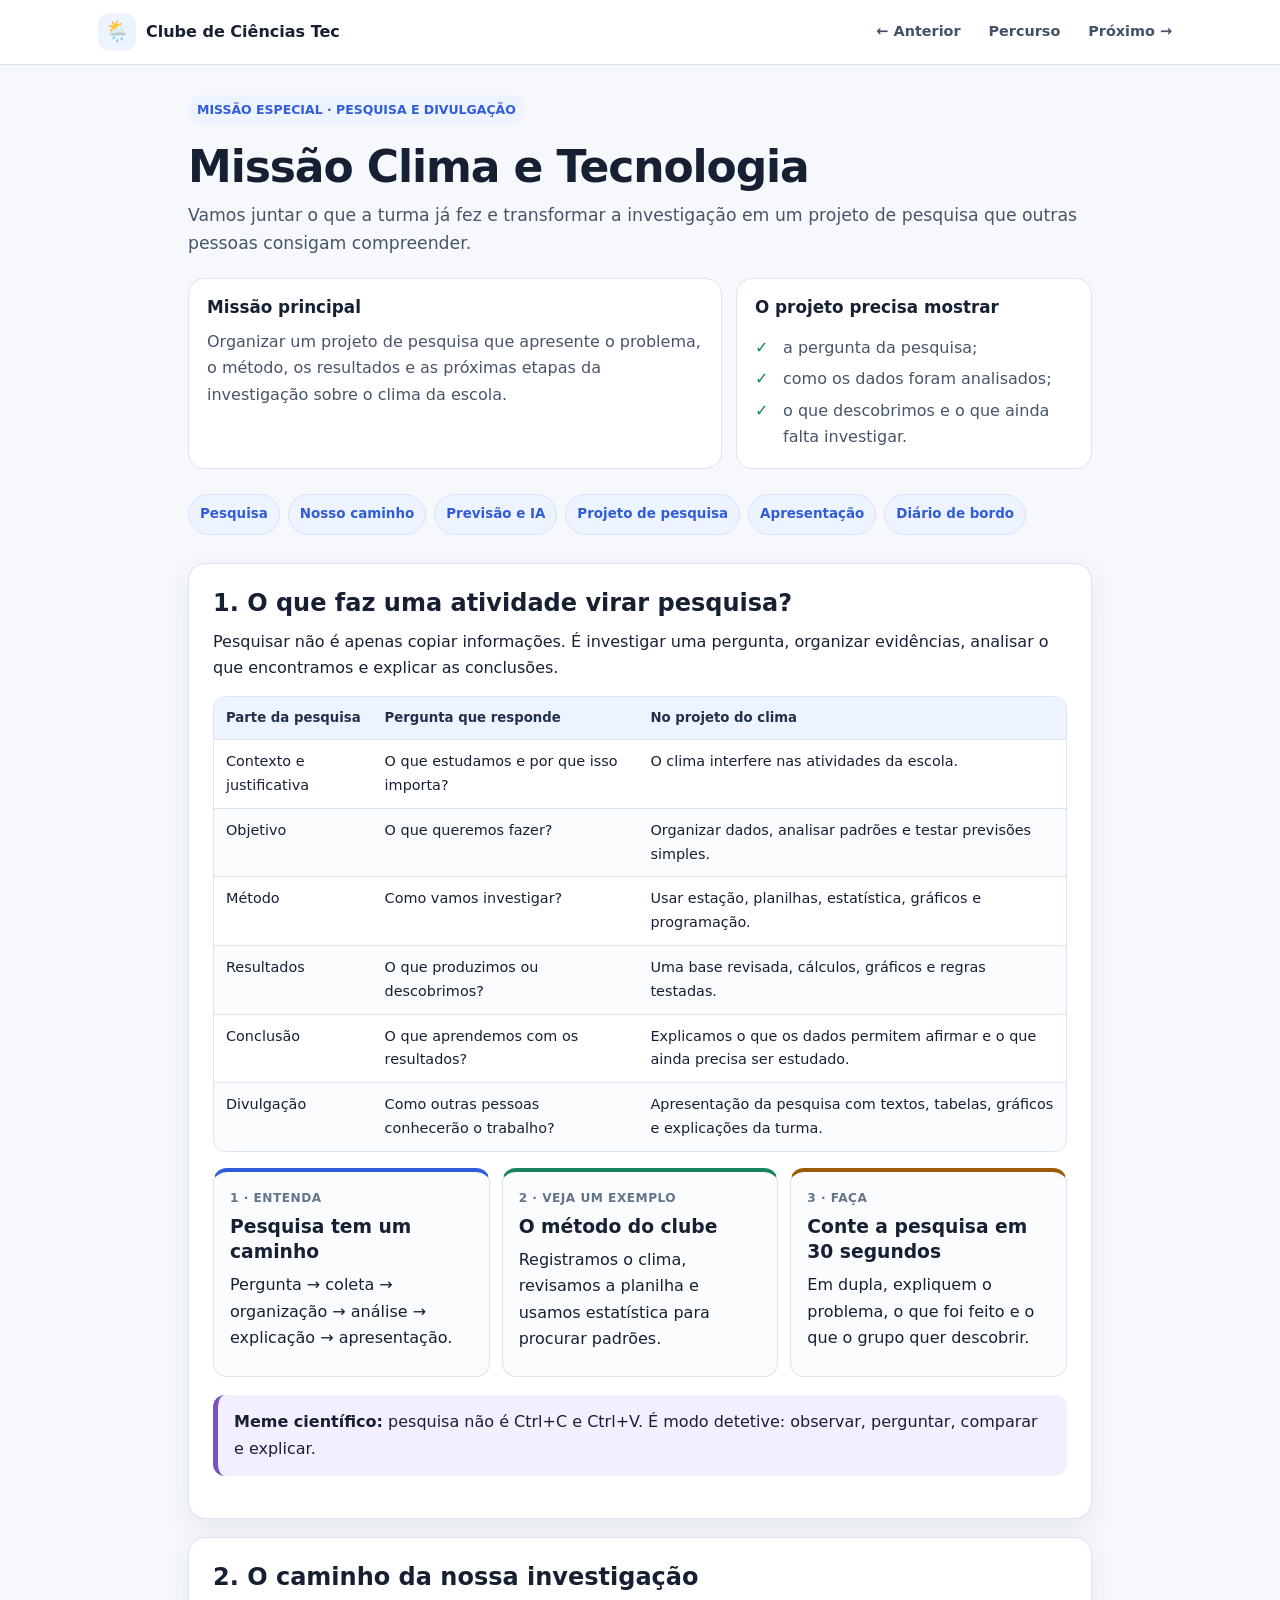
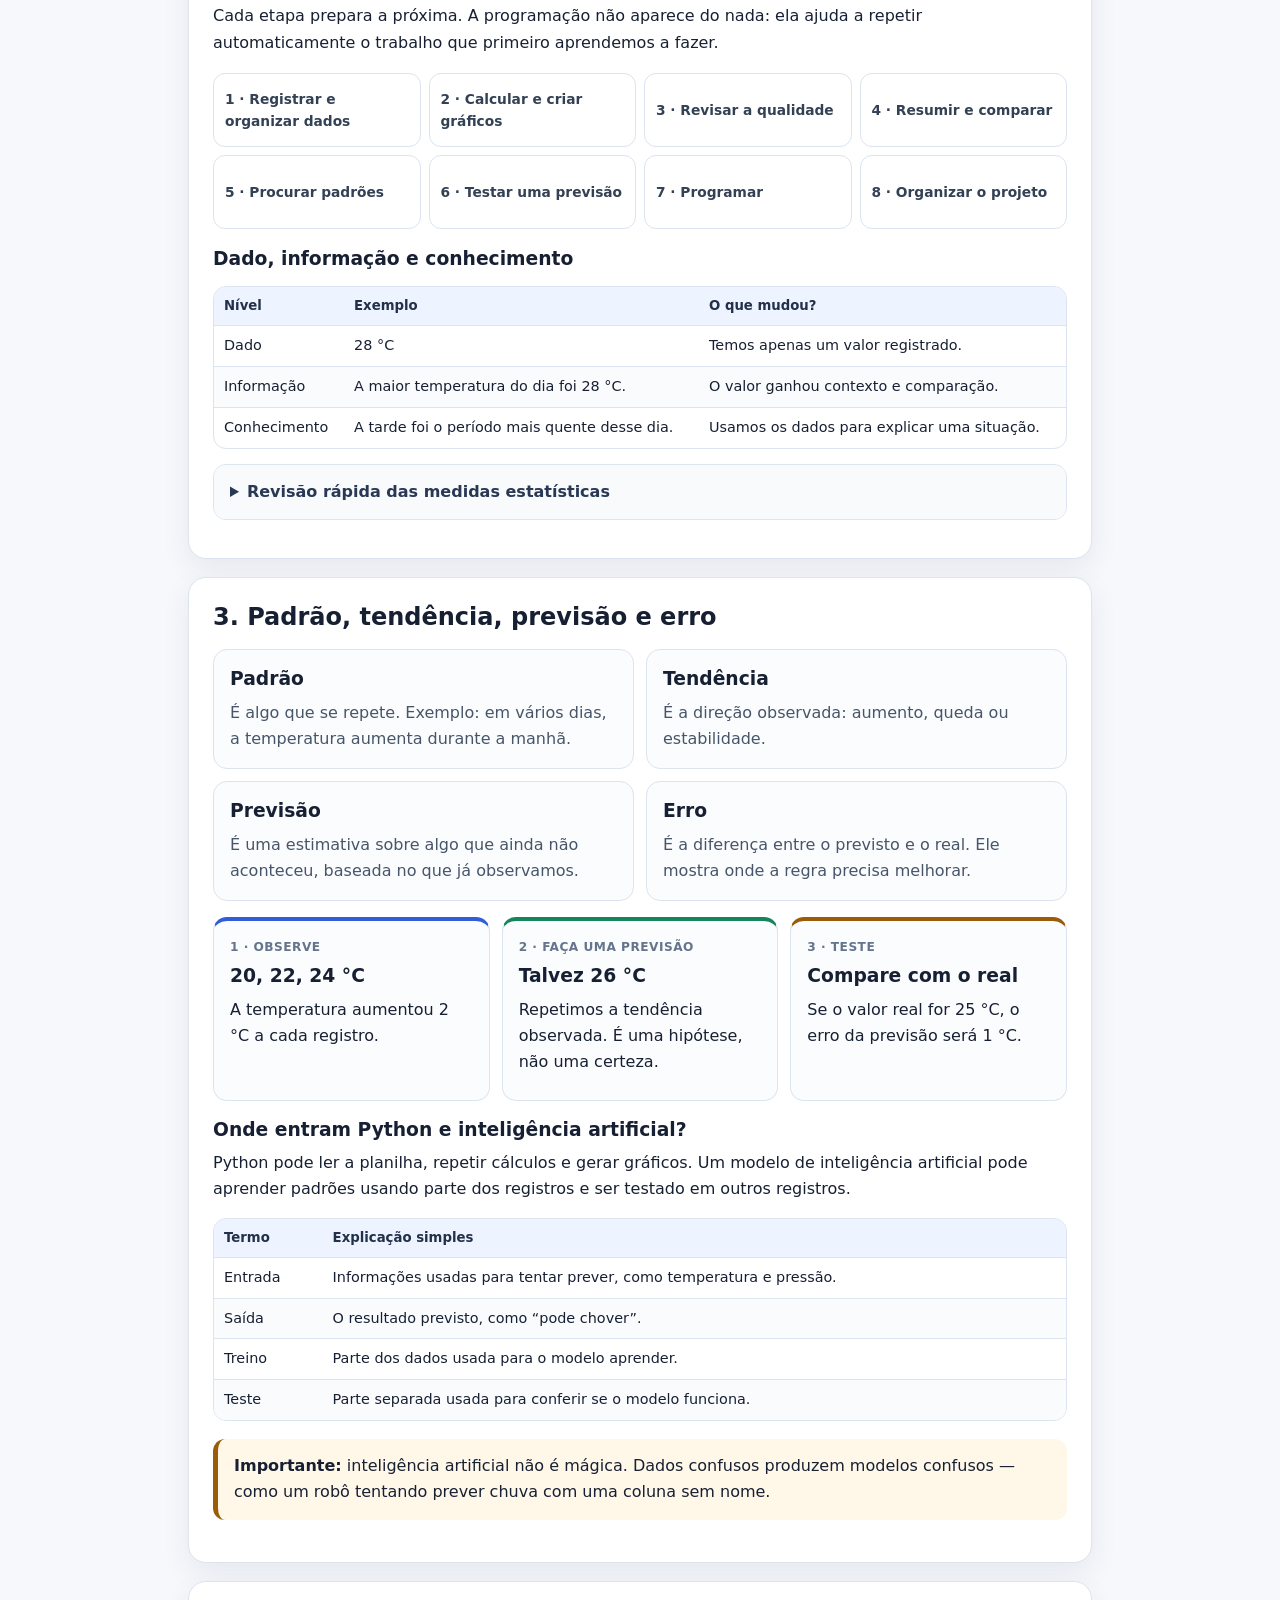
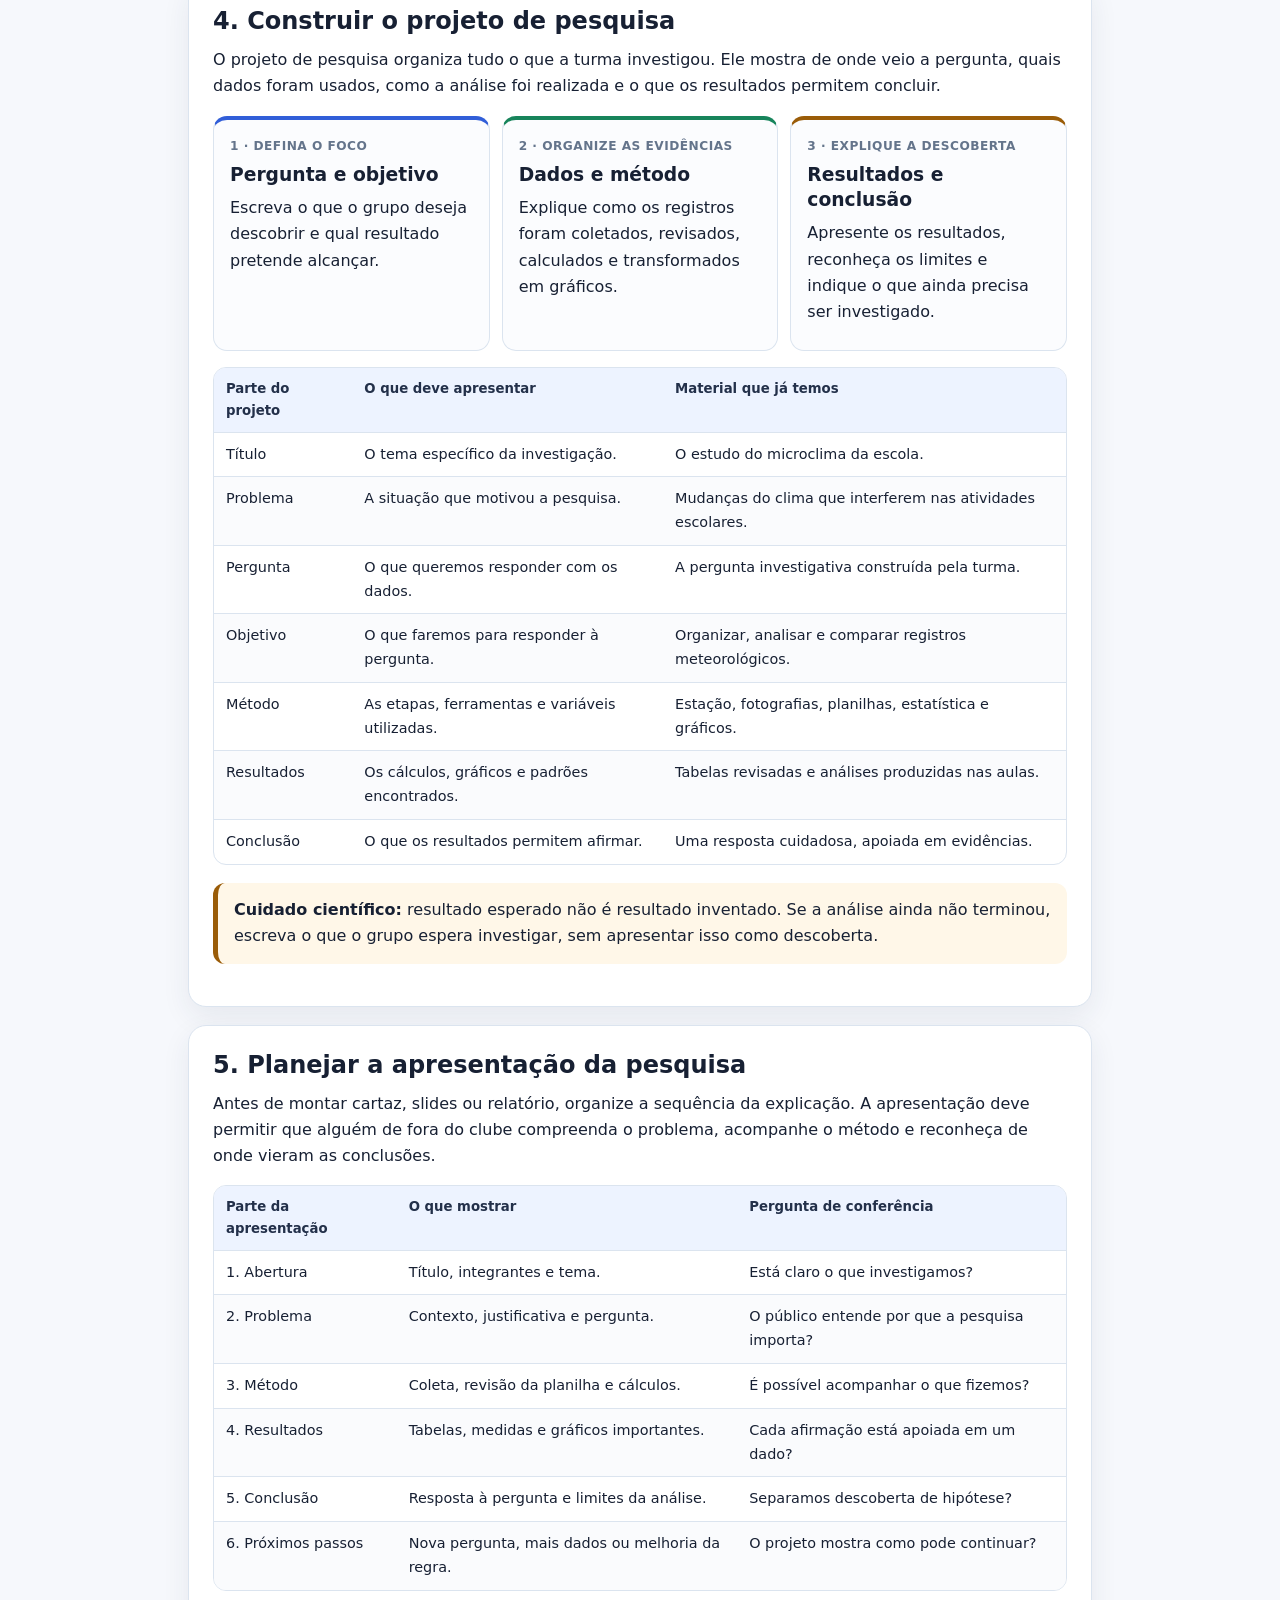
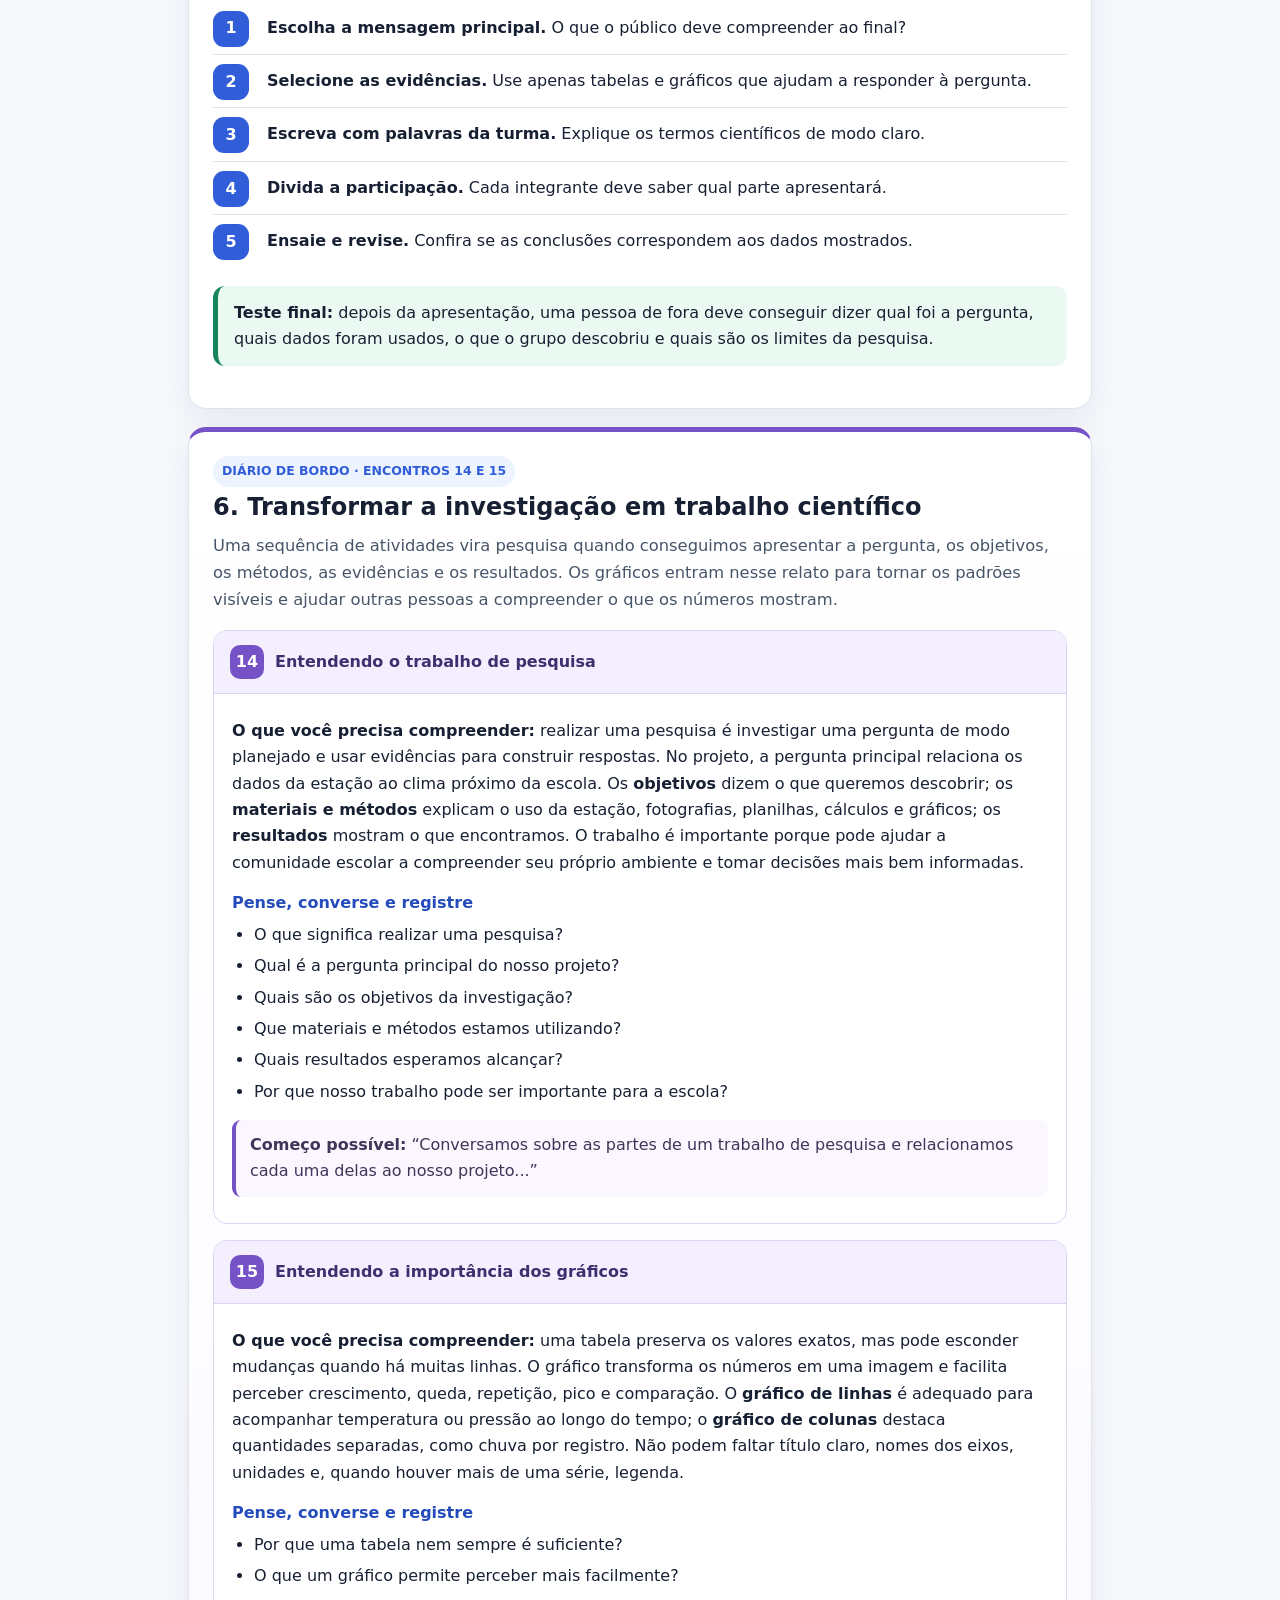
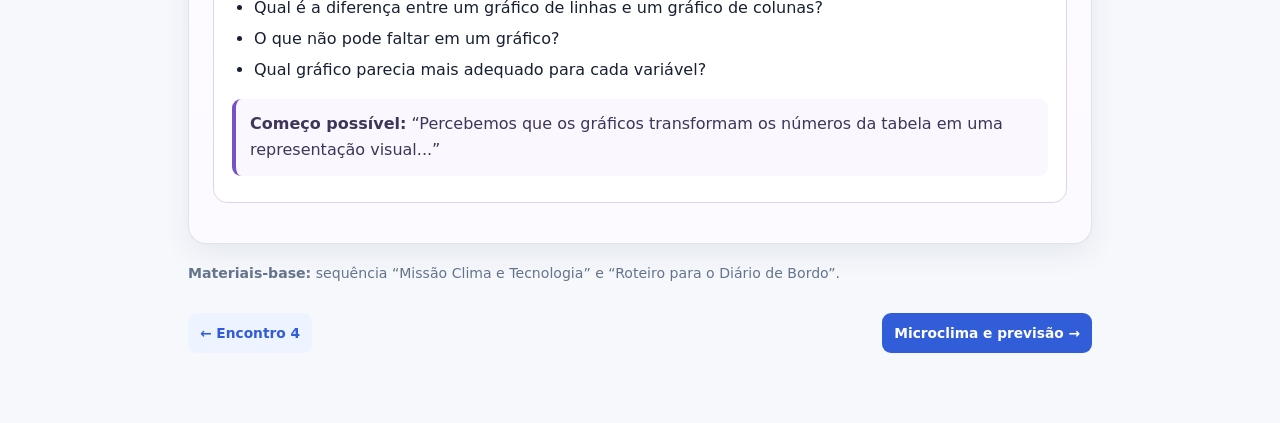
<file: aulas/05-missao-clima.html>
<!doctype html>
<html lang="pt-BR">
<head>
  <meta charset="utf-8">
  <meta name="viewport" content="width=device-width,initial-scale=1">
  <meta name="description" content="Missão sobre pesquisa científica, dados, previsão e construção do projeto de pesquisa sobre o clima da escola.">
  <title>Missão Clima e Tecnologia</title>
  <link rel="stylesheet" href="../assets/site.css">
</head>
<body>
  <div class="topbar">
    <div class="topbar-inner">
      <a class="brand" href="../index.html"><span class="brand-icon">🌦️</span><span>Clube de Ciências Tec</span></a>
      <div class="toplinks"><a href="04-estatistica.html">← Anterior</a><a href="../index.html">Percurso</a><a href="06-microclima-previsao.html">Próximo →</a></div>
    </div>
  </div>

  <main class="lesson-page">
    <span class="section-kicker">MISSÃO ESPECIAL · PESQUISA E DIVULGAÇÃO</span>
    <h1>Missão Clima e Tecnologia</h1>
    <p class="lead">Vamos juntar o que a turma já fez e transformar a investigação em um projeto de pesquisa que outras pessoas consigam compreender.</p>

    <div class="lesson-summary">
      <div>
        <h2>Missão principal</h2>
        <p>Organizar um projeto de pesquisa que apresente o problema, o método, os resultados e as próximas etapas da investigação sobre o clima da escola.</p>
      </div>
      <div>
        <h2>O projeto precisa mostrar</h2>
        <ul class="check-list">
          <li>a pergunta da pesquisa;</li>
          <li>como os dados foram analisados;</li>
          <li>o que descobrimos e o que ainda falta investigar.</li>
        </ul>
      </div>
    </div>

    <nav class="mini-nav" aria-label="Partes da missão">
      <a href="#pesquisa">Pesquisa</a>
      <a href="#caminho">Nosso caminho</a>
      <a href="#previsao">Previsão e IA</a>
      <a href="#projeto">Projeto de pesquisa</a>
      <a href="#apresentacao">Apresentação</a>
      <a href="#diario">Diário de bordo</a>
    </nav>

    <section id="pesquisa" class="card">
      <h2>1. O que faz uma atividade virar pesquisa?</h2>
      <p>Pesquisar não é apenas copiar informações. É investigar uma pergunta, organizar evidências, analisar o que encontramos e explicar as conclusões.</p>

      <div class="table-wrap">
        <table class="data-table">
          <thead>
            <tr><th>Parte da pesquisa</th><th>Pergunta que responde</th><th>No projeto do clima</th></tr>
          </thead>
          <tbody>
            <tr><td>Contexto e justificativa</td><td>O que estudamos e por que isso importa?</td><td>O clima interfere nas atividades da escola.</td></tr>
            <tr><td>Objetivo</td><td>O que queremos fazer?</td><td>Organizar dados, analisar padrões e testar previsões simples.</td></tr>
            <tr><td>Método</td><td>Como vamos investigar?</td><td>Usar estação, planilhas, estatística, gráficos e programação.</td></tr>
            <tr><td>Resultados</td><td>O que produzimos ou descobrimos?</td><td>Uma base revisada, cálculos, gráficos e regras testadas.</td></tr>
            <tr><td>Conclusão</td><td>O que aprendemos com os resultados?</td><td>Explicamos o que os dados permitem afirmar e o que ainda precisa ser estudado.</td></tr>
            <tr><td>Divulgação</td><td>Como outras pessoas conhecerão o trabalho?</td><td>Apresentação da pesquisa com textos, tabelas, gráficos e explicações da turma.</td></tr>
          </tbody>
        </table>
      </div>

      <div class="learning-cycle">
        <div class="cycle-step">
          <span class="cycle-label">1 · Entenda</span>
          <h3>Pesquisa tem um caminho</h3>
          <p>Pergunta → coleta → organização → análise → explicação → apresentação.</p>
        </div>
        <div class="cycle-step">
          <span class="cycle-label">2 · Veja um exemplo</span>
          <h3>O método do clube</h3>
          <p>Registramos o clima, revisamos a planilha e usamos estatística para procurar padrões.</p>
        </div>
        <div class="cycle-step">
          <span class="cycle-label">3 · Faça</span>
          <h3>Conte a pesquisa em 30 segundos</h3>
          <p>Em dupla, expliquem o problema, o que foi feito e o que o grupo quer descobrir.</p>
        </div>
      </div>

      <div class="callout purple"><strong>Meme científico:</strong> pesquisa não é Ctrl+C e Ctrl+V. É modo detetive: observar, perguntar, comparar e explicar.</div>
    </section>

    <section id="caminho" class="card">
      <h2>2. O caminho da nossa investigação</h2>
      <p>Cada etapa prepara a próxima. A programação não aparece do nada: ela ajuda a repetir automaticamente o trabalho que primeiro aprendemos a fazer.</p>

      <div class="mission-strip">
        <a href="01-historia-dados.html">1 · Registrar e organizar dados</a>
        <a href="02-analise-clima.html">2 · Calcular e criar gráficos</a>
        <a href="03-revisao-dados.html">3 · Revisar a qualidade</a>
        <a href="04-estatistica.html">4 · Resumir e comparar</a>
        <a href="06-microclima-previsao.html">5 · Procurar padrões</a>
        <a href="06-microclima-previsao.html#regra">6 · Testar uma previsão</a>
        <a href="07-programacao-python.html">7 · Programar</a>
        <a href="#projeto">8 · Organizar o projeto</a>
      </div>

      <h3>Dado, informação e conhecimento</h3>
      <div class="table-wrap">
        <table class="data-table compact">
          <thead>
            <tr><th>Nível</th><th>Exemplo</th><th>O que mudou?</th></tr>
          </thead>
          <tbody>
            <tr><td>Dado</td><td>28 °C</td><td>Temos apenas um valor registrado.</td></tr>
            <tr><td>Informação</td><td>A maior temperatura do dia foi 28 °C.</td><td>O valor ganhou contexto e comparação.</td></tr>
            <tr><td>Conhecimento</td><td>A tarde foi o período mais quente desse dia.</td><td>Usamos os dados para explicar uma situação.</td></tr>
          </tbody>
        </table>
      </div>

      <details class="activity">
        <summary>Revisão rápida das medidas estatísticas</summary>
        <div class="activity-content">
          <div class="table-wrap">
            <table class="data-table compact">
              <thead>
                <tr><th>Medida</th><th>O que mostra</th><th>Exemplo no clima</th></tr>
              </thead>
              <tbody>
                <tr><td>Mínimo</td><td>Menor valor.</td><td>Menor temperatura.</td></tr>
                <tr><td>Máximo</td><td>Maior valor.</td><td>Maior chuva em uma medição.</td></tr>
                <tr><td>Média</td><td>Valor geral do conjunto.</td><td>Temperatura média do período.</td></tr>
                <tr><td>Moda</td><td>Valor que mais aparece.</td><td>Temperatura mais frequente.</td></tr>
                <tr><td>Soma</td><td>Total dos valores.</td><td>Chuva acumulada.</td></tr>
                <tr><td>Amplitude</td><td>Diferença entre máximo e mínimo.</td><td>Quanto a temperatura variou.</td></tr>
              </tbody>
            </table>
          </div>
          <p><strong>Exemplo:</strong> em 18, 20, 20, 22 e 25 °C, a média é 21, a moda é 20 e a amplitude é 7.</p>
        </div>
      </details>
    </section>

    <section id="previsao" class="card">
      <h2>3. Padrão, tendência, previsão e erro</h2>
      <div class="concept-grid">
        <div class="concept">
          <h3>Padrão</h3>
          <p>É algo que se repete. Exemplo: em vários dias, a temperatura aumenta durante a manhã.</p>
        </div>
        <div class="concept">
          <h3>Tendência</h3>
          <p>É a direção observada: aumento, queda ou estabilidade.</p>
        </div>
        <div class="concept">
          <h3>Previsão</h3>
          <p>É uma estimativa sobre algo que ainda não aconteceu, baseada no que já observamos.</p>
        </div>
        <div class="concept">
          <h3>Erro</h3>
          <p>É a diferença entre o previsto e o real. Ele mostra onde a regra precisa melhorar.</p>
        </div>
      </div>

      <div class="learning-cycle">
        <div class="cycle-step">
          <span class="cycle-label">1 · Observe</span>
          <h3>20, 22, 24 °C</h3>
          <p>A temperatura aumentou 2 °C a cada registro.</p>
        </div>
        <div class="cycle-step">
          <span class="cycle-label">2 · Faça uma previsão</span>
          <h3>Talvez 26 °C</h3>
          <p>Repetimos a tendência observada. É uma hipótese, não uma certeza.</p>
        </div>
        <div class="cycle-step">
          <span class="cycle-label">3 · Teste</span>
          <h3>Compare com o real</h3>
          <p>Se o valor real for 25 °C, o erro da previsão será 1 °C.</p>
        </div>
      </div>

      <h3>Onde entram Python e inteligência artificial?</h3>
      <p>Python pode ler a planilha, repetir cálculos e gerar gráficos. Um modelo de inteligência artificial pode aprender padrões usando parte dos registros e ser testado em outros registros.</p>
      <div class="table-wrap">
        <table class="data-table compact">
          <thead>
            <tr><th>Termo</th><th>Explicação simples</th></tr>
          </thead>
          <tbody>
            <tr><td>Entrada</td><td>Informações usadas para tentar prever, como temperatura e pressão.</td></tr>
            <tr><td>Saída</td><td>O resultado previsto, como “pode chover”.</td></tr>
            <tr><td>Treino</td><td>Parte dos dados usada para o modelo aprender.</td></tr>
            <tr><td>Teste</td><td>Parte separada usada para conferir se o modelo funciona.</td></tr>
          </tbody>
        </table>
      </div>
      <div class="callout amber"><strong>Importante:</strong> inteligência artificial não é mágica. Dados confusos produzem modelos confusos — como um robô tentando prever chuva com uma coluna sem nome.</div>
    </section>

    <section id="projeto" class="card">
      <h2>4. Construir o projeto de pesquisa</h2>
      <p>O projeto de pesquisa organiza tudo o que a turma investigou. Ele mostra de onde veio a pergunta, quais dados foram usados, como a análise foi realizada e o que os resultados permitem concluir.</p>

      <div class="learning-cycle">
        <div class="cycle-step">
          <span class="cycle-label">1 · Defina o foco</span>
          <h3>Pergunta e objetivo</h3>
          <p>Escreva o que o grupo deseja descobrir e qual resultado pretende alcançar.</p>
        </div>
        <div class="cycle-step">
          <span class="cycle-label">2 · Organize as evidências</span>
          <h3>Dados e método</h3>
          <p>Explique como os registros foram coletados, revisados, calculados e transformados em gráficos.</p>
        </div>
        <div class="cycle-step">
          <span class="cycle-label">3 · Explique a descoberta</span>
          <h3>Resultados e conclusão</h3>
          <p>Apresente os resultados, reconheça os limites e indique o que ainda precisa ser investigado.</p>
        </div>
      </div>

      <div class="table-wrap">
        <table class="data-table">
          <thead>
            <tr><th>Parte do projeto</th><th>O que deve apresentar</th><th>Material que já temos</th></tr>
          </thead>
          <tbody>
            <tr><td>Título</td><td>O tema específico da investigação.</td><td>O estudo do microclima da escola.</td></tr>
            <tr><td>Problema</td><td>A situação que motivou a pesquisa.</td><td>Mudanças do clima que interferem nas atividades escolares.</td></tr>
            <tr><td>Pergunta</td><td>O que queremos responder com os dados.</td><td>A pergunta investigativa construída pela turma.</td></tr>
            <tr><td>Objetivo</td><td>O que faremos para responder à pergunta.</td><td>Organizar, analisar e comparar registros meteorológicos.</td></tr>
            <tr><td>Método</td><td>As etapas, ferramentas e variáveis utilizadas.</td><td>Estação, fotografias, planilhas, estatística e gráficos.</td></tr>
            <tr><td>Resultados</td><td>Os cálculos, gráficos e padrões encontrados.</td><td>Tabelas revisadas e análises produzidas nas aulas.</td></tr>
            <tr><td>Conclusão</td><td>O que os resultados permitem afirmar.</td><td>Uma resposta cuidadosa, apoiada em evidências.</td></tr>
          </tbody>
        </table>
      </div>
      <div class="callout amber"><strong>Cuidado científico:</strong> resultado esperado não é resultado inventado. Se a análise ainda não terminou, escreva o que o grupo espera investigar, sem apresentar isso como descoberta.</div>
    </section>

    <section id="apresentacao" class="card">
      <h2>5. Planejar a apresentação da pesquisa</h2>
      <p>Antes de montar cartaz, slides ou relatório, organize a sequência da explicação. A apresentação deve permitir que alguém de fora do clube compreenda o problema, acompanhe o método e reconheça de onde vieram as conclusões.</p>

      <div class="table-wrap">
        <table class="data-table">
          <thead>
            <tr><th>Parte da apresentação</th><th>O que mostrar</th><th>Pergunta de conferência</th></tr>
          </thead>
          <tbody>
            <tr><td>1. Abertura</td><td>Título, integrantes e tema.</td><td>Está claro o que investigamos?</td></tr>
            <tr><td>2. Problema</td><td>Contexto, justificativa e pergunta.</td><td>O público entende por que a pesquisa importa?</td></tr>
            <tr><td>3. Método</td><td>Coleta, revisão da planilha e cálculos.</td><td>É possível acompanhar o que fizemos?</td></tr>
            <tr><td>4. Resultados</td><td>Tabelas, medidas e gráficos importantes.</td><td>Cada afirmação está apoiada em um dado?</td></tr>
            <tr><td>5. Conclusão</td><td>Resposta à pergunta e limites da análise.</td><td>Separamos descoberta de hipótese?</td></tr>
            <tr><td>6. Próximos passos</td><td>Nova pergunta, mais dados ou melhoria da regra.</td><td>O projeto mostra como pode continuar?</td></tr>
          </tbody>
        </table>
      </div>

      <ol class="step-list">
        <li><strong>Escolha a mensagem principal.</strong> O que o público deve compreender ao final?</li>
        <li><strong>Selecione as evidências.</strong> Use apenas tabelas e gráficos que ajudam a responder à pergunta.</li>
        <li><strong>Escreva com palavras da turma.</strong> Explique os termos científicos de modo claro.</li>
        <li><strong>Divida a participação.</strong> Cada integrante deve saber qual parte apresentará.</li>
        <li><strong>Ensaie e revise.</strong> Confira se as conclusões correspondem aos dados mostrados.</li>
      </ol>

      <div class="callout green"><strong>Teste final:</strong> depois da apresentação, uma pessoa de fora deve conseguir dizer qual foi a pergunta, quais dados foram usados, o que o grupo descobriu e quais são os limites da pesquisa.</div>
    </section>

    <section id="diario" class="card journal-card">
      <span class="section-kicker">DIÁRIO DE BORDO · ENCONTROS 14 E 15</span>
      <h2>6. Transformar a investigação em trabalho científico</h2>
      <p class="journal-intro">Uma sequência de atividades vira pesquisa quando conseguimos apresentar a pergunta, os objetivos, os métodos, as evidências e os resultados. Os gráficos entram nesse relato para tornar os padrões visíveis e ajudar outras pessoas a compreender o que os números mostram.</p>

      <details class="journal-entry" open>
        <summary><span class="journal-number">14</span>Entendendo o trabalho de pesquisa</summary>
        <div class="journal-content">
          <p><strong>O que você precisa compreender:</strong> realizar uma pesquisa é investigar uma pergunta de modo planejado e usar evidências para construir respostas. No projeto, a pergunta principal relaciona os dados da estação ao clima próximo da escola. Os <strong>objetivos</strong> dizem o que queremos descobrir; os <strong>materiais e métodos</strong> explicam o uso da estação, fotografias, planilhas, cálculos e gráficos; os <strong>resultados</strong> mostram o que encontramos. O trabalho é importante porque pode ajudar a comunidade escolar a compreender seu próprio ambiente e tomar decisões mais bem informadas.</p>
          <h3>Pense, converse e registre</h3>
          <ul class="journal-questions">
            <li>O que significa realizar uma pesquisa?</li>
            <li>Qual é a pergunta principal do nosso projeto?</li>
            <li>Quais são os objetivos da investigação?</li>
            <li>Que materiais e métodos estamos utilizando?</li>
            <li>Quais resultados esperamos alcançar?</li>
            <li>Por que nosso trabalho pode ser importante para a escola?</li>
          </ul>
          <p class="journal-starter"><strong>Começo possível:</strong> “Conversamos sobre as partes de um trabalho de pesquisa e relacionamos cada uma delas ao nosso projeto...”</p>
        </div>
      </details>

      <details class="journal-entry" open>
        <summary><span class="journal-number">15</span>Entendendo a importância dos gráficos</summary>
        <div class="journal-content">
          <p><strong>O que você precisa compreender:</strong> uma tabela preserva os valores exatos, mas pode esconder mudanças quando há muitas linhas. O gráfico transforma os números em uma imagem e facilita perceber crescimento, queda, repetição, pico e comparação. O <strong>gráfico de linhas</strong> é adequado para acompanhar temperatura ou pressão ao longo do tempo; o <strong>gráfico de colunas</strong> destaca quantidades separadas, como chuva por registro. Não podem faltar título claro, nomes dos eixos, unidades e, quando houver mais de uma série, legenda.</p>
          <h3>Pense, converse e registre</h3>
          <ul class="journal-questions">
            <li>Por que uma tabela nem sempre é suficiente?</li>
            <li>O que um gráfico permite perceber mais facilmente?</li>
            <li>Qual é a diferença entre um gráfico de linhas e um gráfico de colunas?</li>
            <li>O que não pode faltar em um gráfico?</li>
            <li>Qual gráfico parecia mais adequado para cada variável?</li>
          </ul>
          <p class="journal-starter"><strong>Começo possível:</strong> “Percebemos que os gráficos transformam os números da tabela em uma representação visual...”</p>
        </div>
      </details>
    </section>

    <p class="source-list"><strong>Materiais-base:</strong> sequência “Missão Clima e Tecnologia” e “Roteiro para o Diário de Bordo”.</p>
    <div class="lesson-nav"><a class="btn" href="04-estatistica.html">← Encontro 4</a><a class="btn primary" href="06-microclima-previsao.html">Microclima e previsão →</a></div>
  </main>
</body>
</html>
</file>
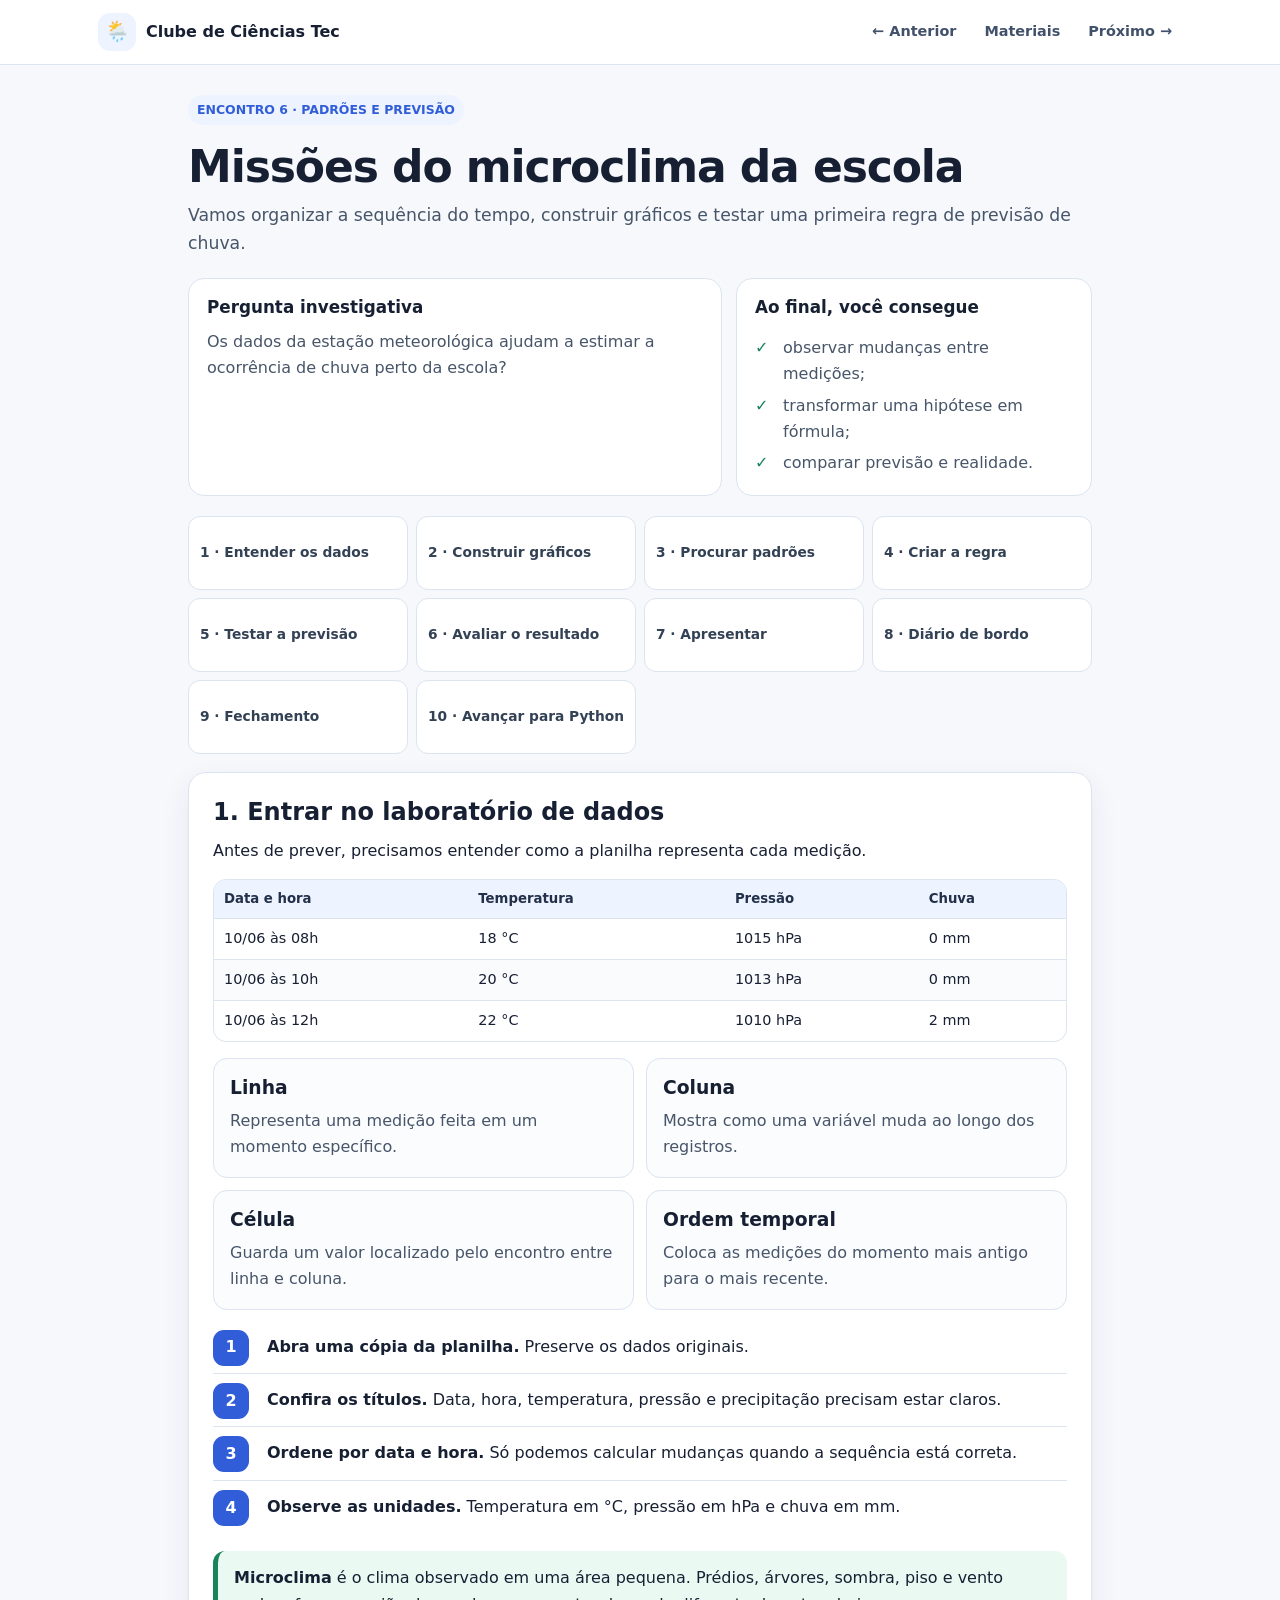
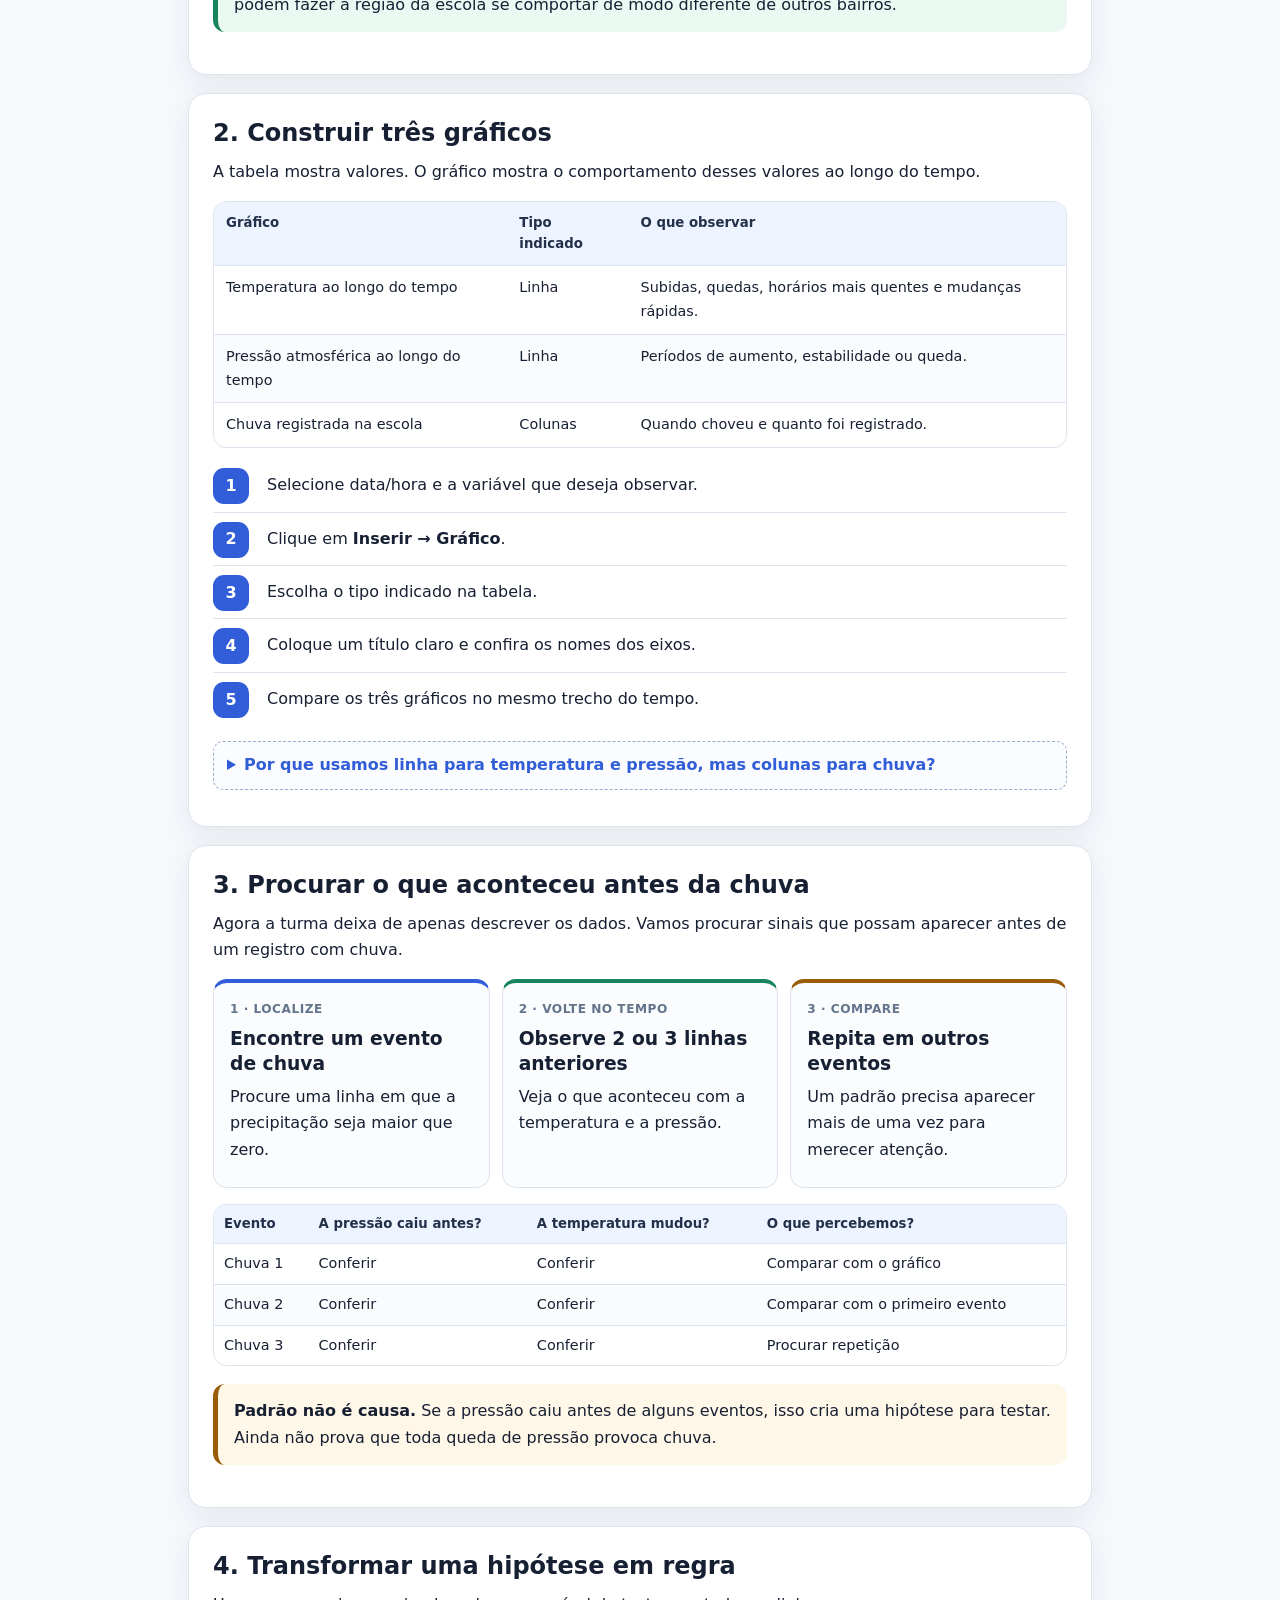
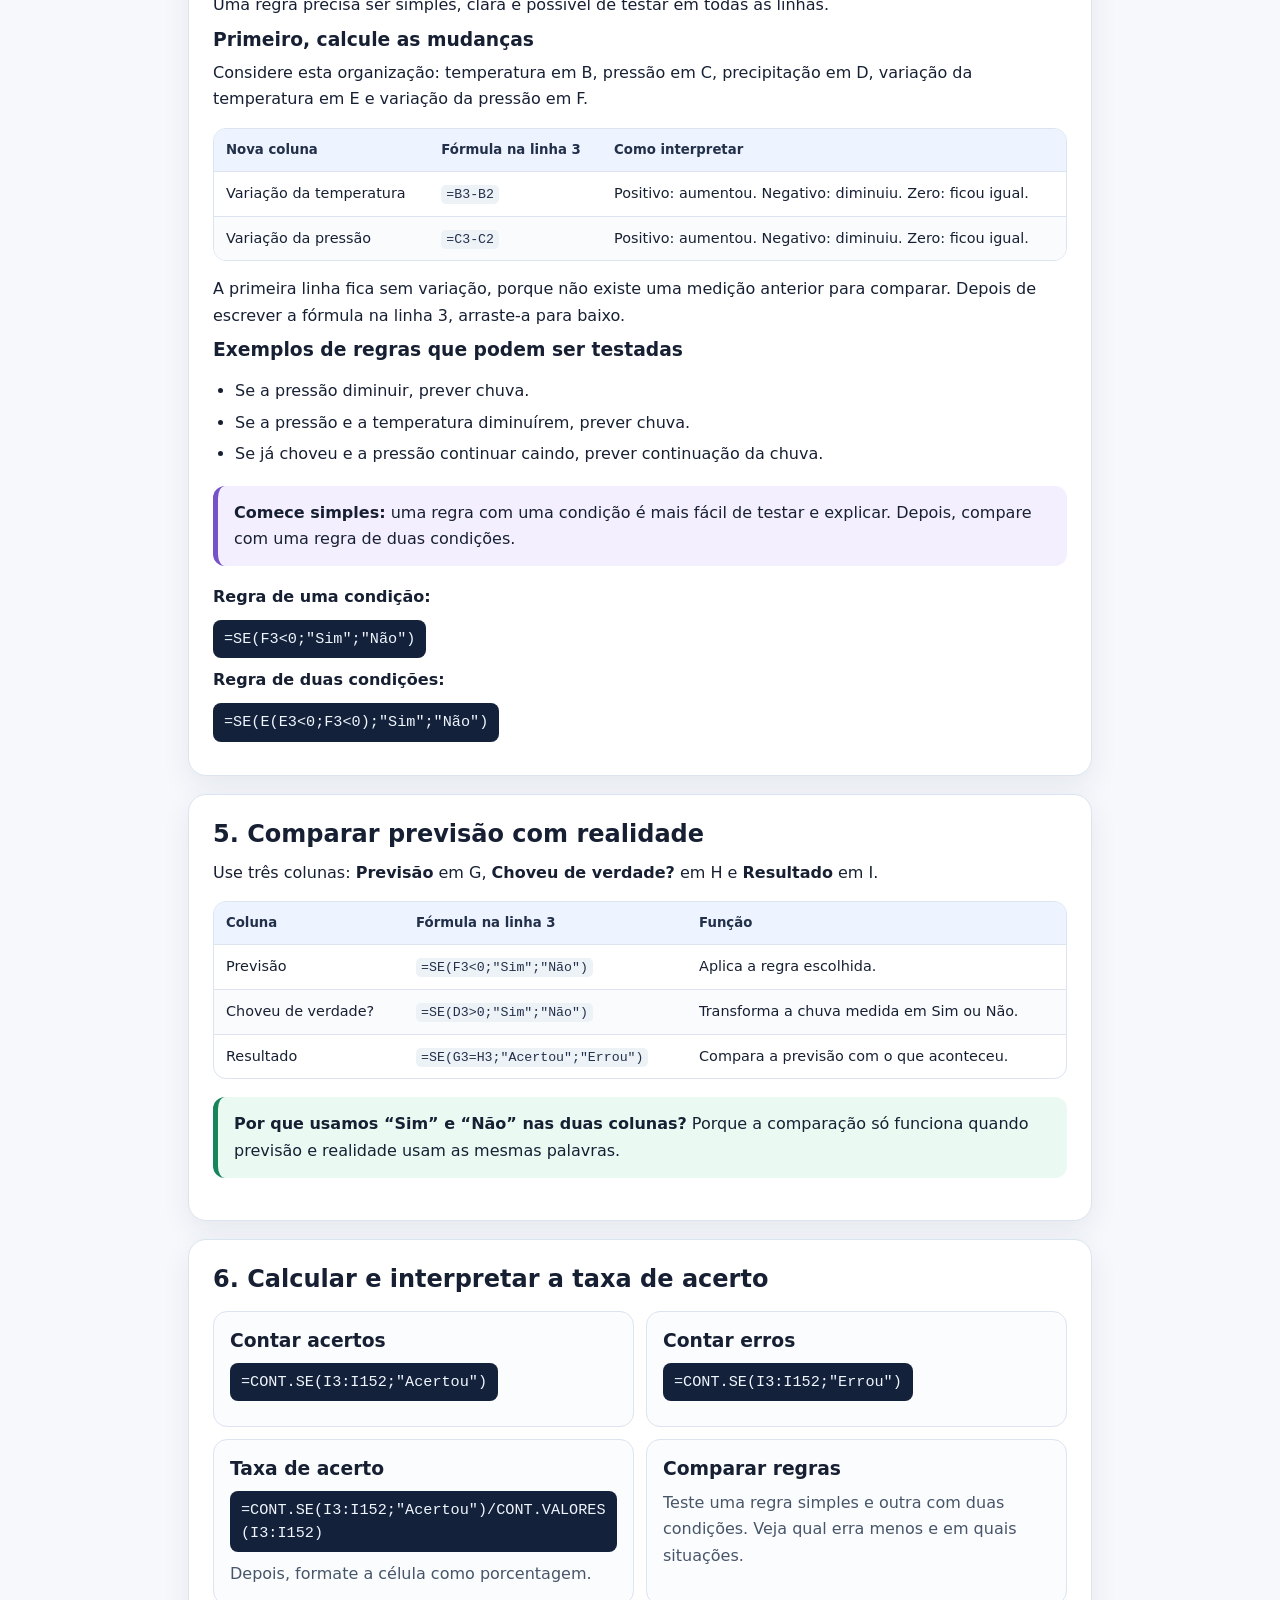
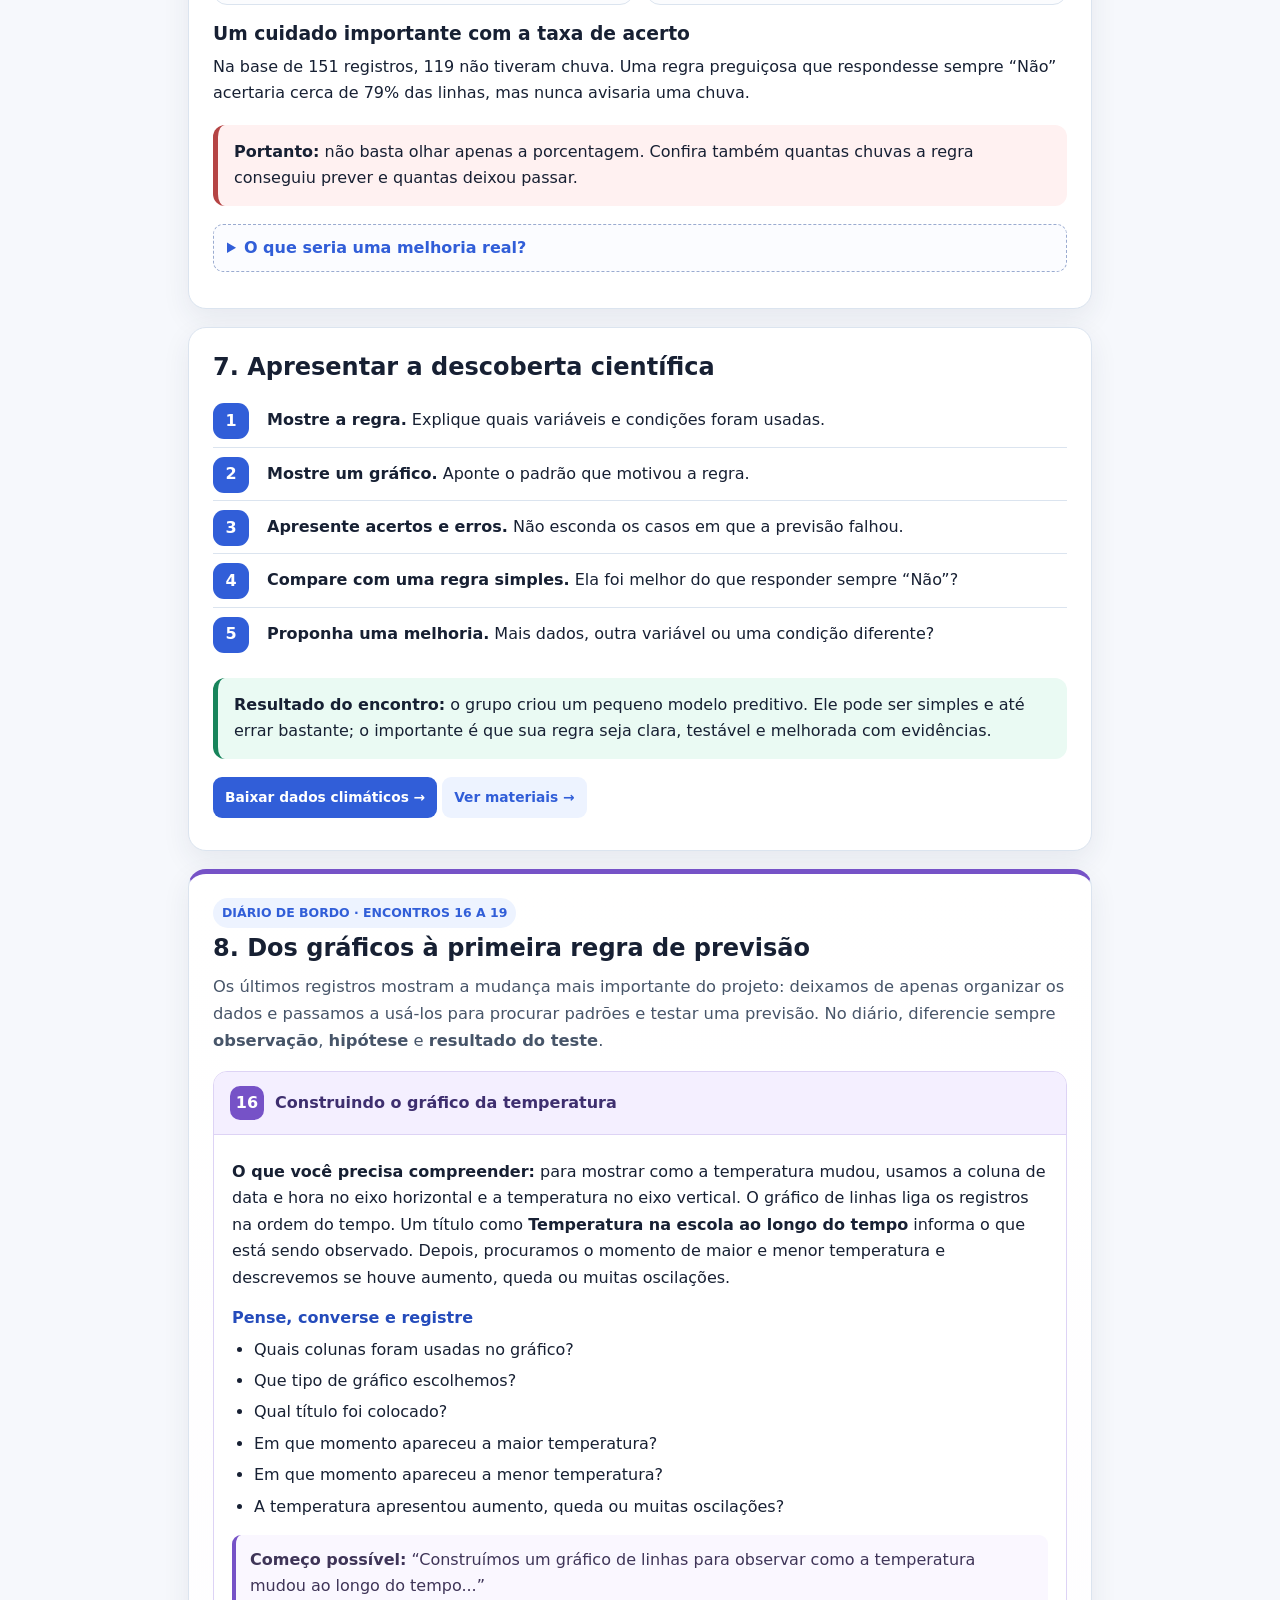
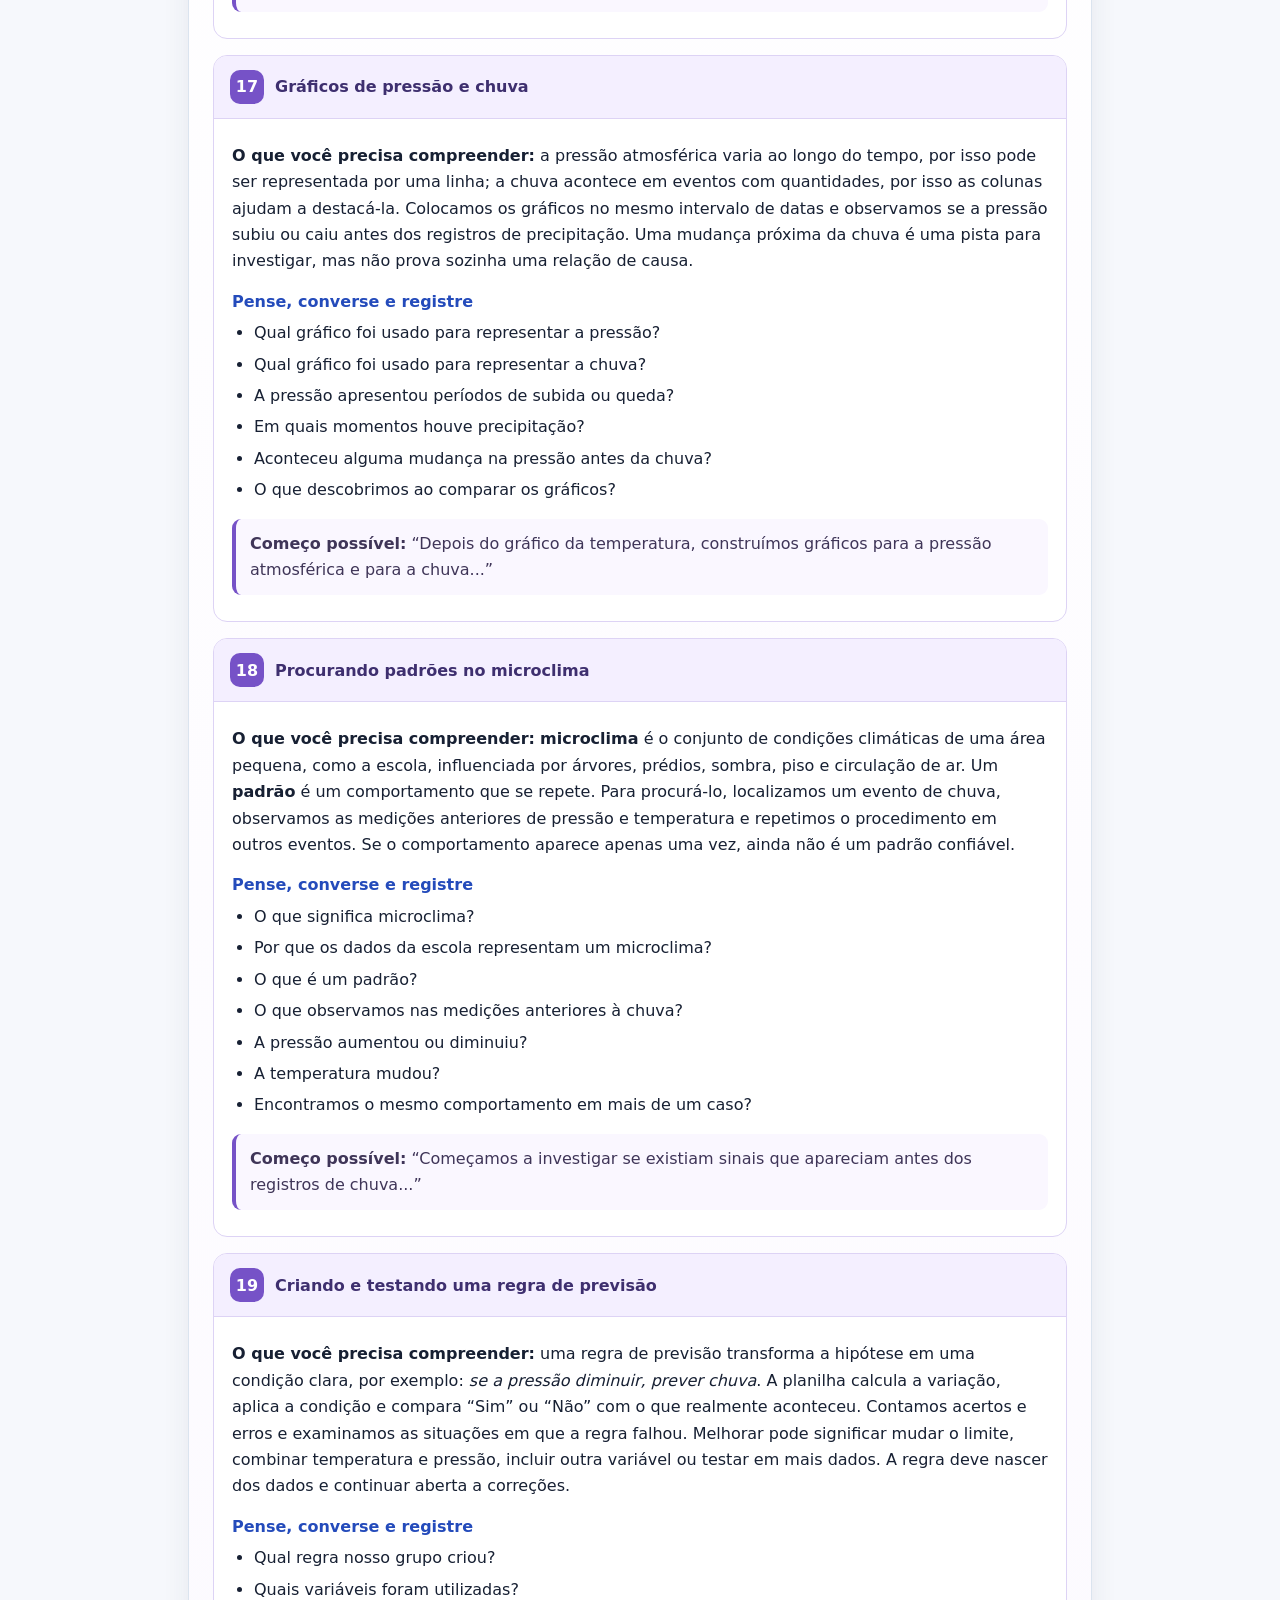
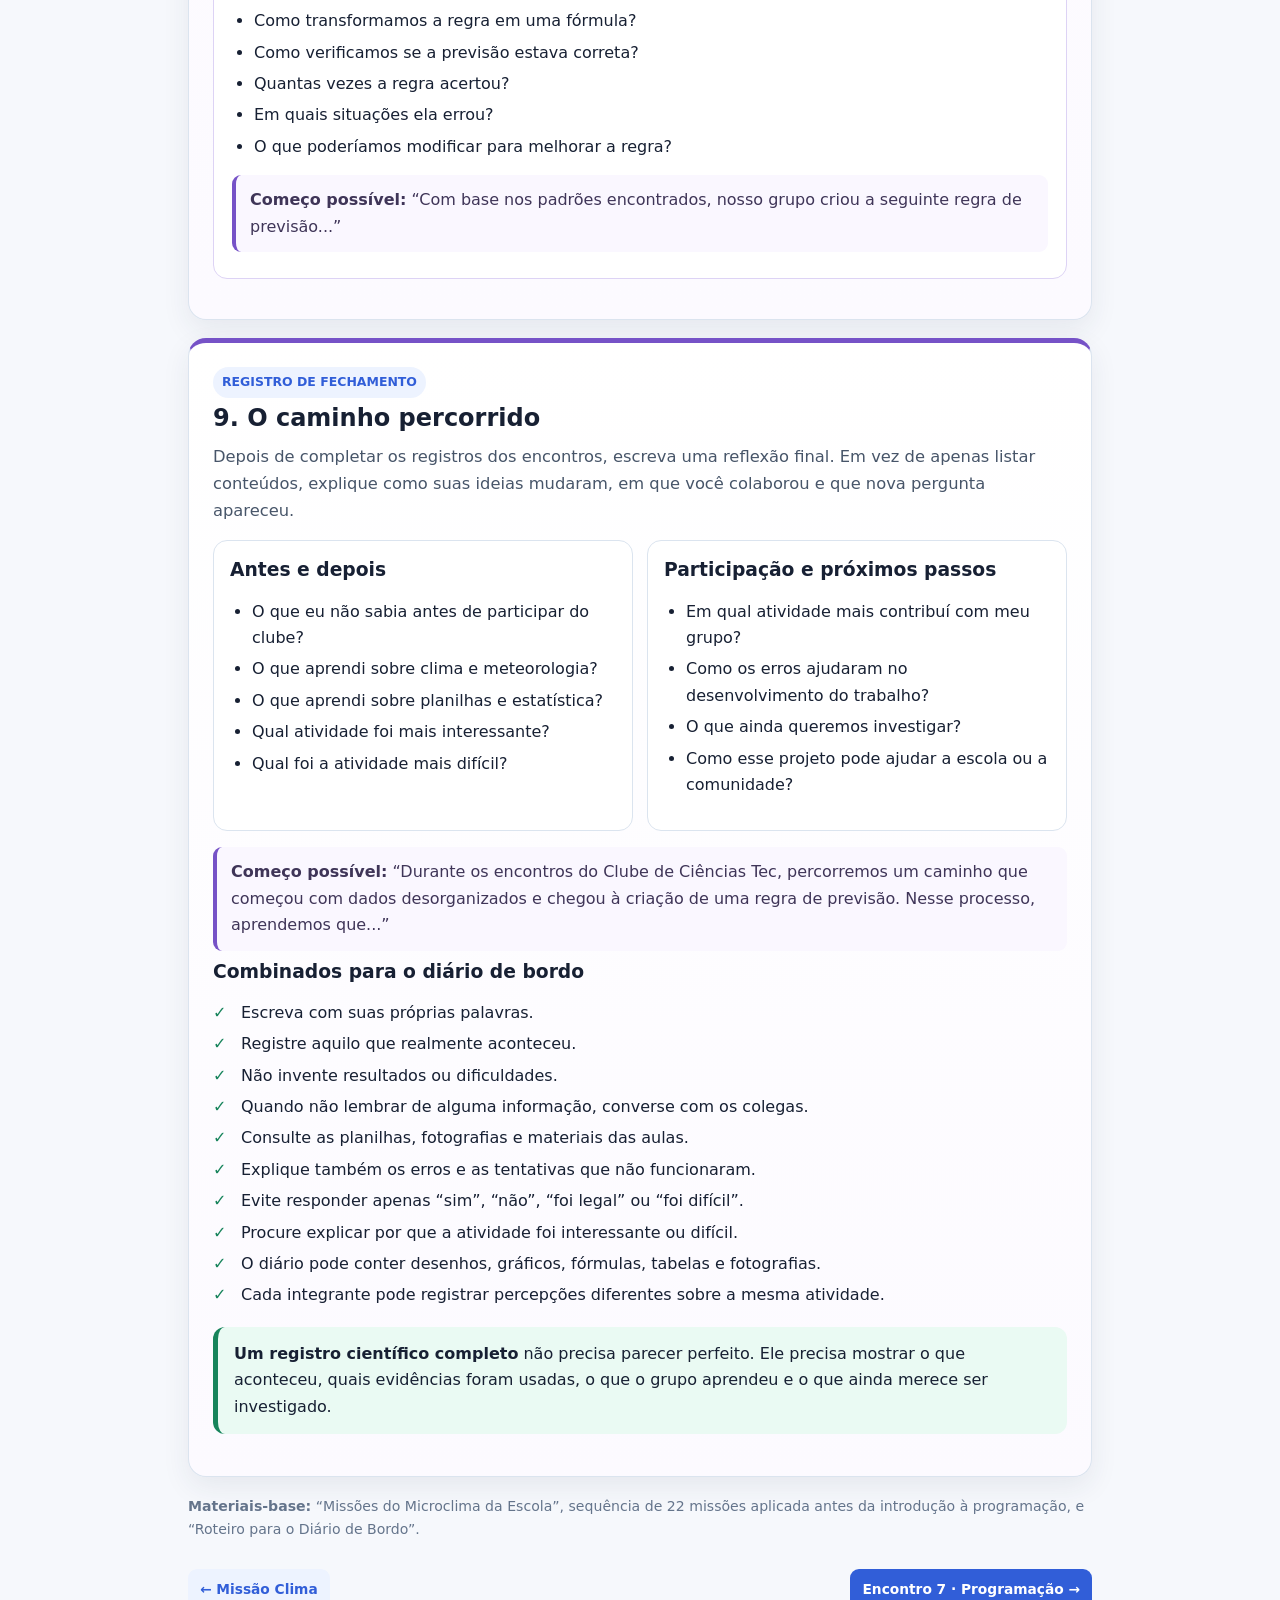
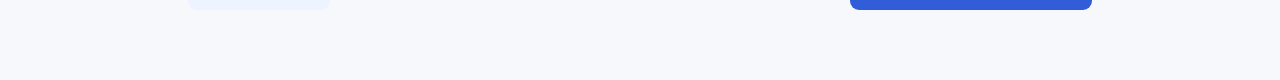
<file: aulas/06-microclima-previsao.html>
<!doctype html>
<html lang="pt-BR">
<head>
  <meta charset="utf-8">
  <meta name="viewport" content="width=device-width,initial-scale=1">
  <meta name="description" content="Aula guiada sobre microclima, gráficos, padrões e teste de uma primeira regra de previsão de chuva.">
  <title>Encontro 6 — Microclima e previsão</title>
  <link rel="stylesheet" href="../assets/site.css">
</head>
<body>
  <div class="topbar">
    <div class="topbar-inner">
      <a class="brand" href="../index.html"><span class="brand-icon">🌦️</span><span>Clube de Ciências Tec</span></a>
      <div class="toplinks"><a href="05-missao-clima.html">← Anterior</a><a href="../materiais/index.html">Materiais</a><a href="07-programacao-python.html">Próximo →</a></div>
    </div>
  </div>

  <main class="lesson-page">
    <span class="section-kicker">ENCONTRO 6 · PADRÕES E PREVISÃO</span>
    <h1>Missões do microclima da escola</h1>
    <p class="lead">Vamos organizar a sequência do tempo, construir gráficos e testar uma primeira regra de previsão de chuva.</p>

    <div class="lesson-summary">
      <div>
        <h2>Pergunta investigativa</h2>
        <p>Os dados da estação meteorológica ajudam a estimar a ocorrência de chuva perto da escola?</p>
      </div>
      <div>
        <h2>Ao final, você consegue</h2>
        <ul class="check-list">
          <li>observar mudanças entre medições;</li>
          <li>transformar uma hipótese em fórmula;</li>
          <li>comparar previsão e realidade.</li>
        </ul>
      </div>
    </div>

    <div class="mission-strip">
      <a href="#laboratorio">1 · Entender os dados</a>
      <a href="#graficos">2 · Construir gráficos</a>
      <a href="#padroes">3 · Procurar padrões</a>
      <a href="#regra">4 · Criar a regra</a>
      <a href="#teste">5 · Testar a previsão</a>
      <a href="#avaliacao">6 · Avaliar o resultado</a>
      <a href="#apresentacao">7 · Apresentar</a>
      <a href="#diario">8 · Diário de bordo</a>
      <a href="#fechamento">9 · Fechamento</a>
      <a href="07-programacao-python.html">10 · Avançar para Python</a>
    </div>

    <section id="laboratorio" class="card">
      <h2>1. Entrar no laboratório de dados</h2>
      <p>Antes de prever, precisamos entender como a planilha representa cada medição.</p>

      <div class="table-wrap">
        <table class="data-table compact">
          <thead>
            <tr><th>Data e hora</th><th>Temperatura</th><th>Pressão</th><th>Chuva</th></tr>
          </thead>
          <tbody>
            <tr><td>10/06 às 08h</td><td>18 °C</td><td>1015 hPa</td><td>0 mm</td></tr>
            <tr><td>10/06 às 10h</td><td>20 °C</td><td>1013 hPa</td><td>0 mm</td></tr>
            <tr><td>10/06 às 12h</td><td>22 °C</td><td>1010 hPa</td><td>2 mm</td></tr>
          </tbody>
        </table>
      </div>

      <div class="concept-grid">
        <div class="concept">
          <h3>Linha</h3>
          <p>Representa uma medição feita em um momento específico.</p>
        </div>
        <div class="concept">
          <h3>Coluna</h3>
          <p>Mostra como uma variável muda ao longo dos registros.</p>
        </div>
        <div class="concept">
          <h3>Célula</h3>
          <p>Guarda um valor localizado pelo encontro entre linha e coluna.</p>
        </div>
        <div class="concept">
          <h3>Ordem temporal</h3>
          <p>Coloca as medições do momento mais antigo para o mais recente.</p>
        </div>
      </div>

      <ol class="step-list">
        <li><strong>Abra uma cópia da planilha.</strong> Preserve os dados originais.</li>
        <li><strong>Confira os títulos.</strong> Data, hora, temperatura, pressão e precipitação precisam estar claros.</li>
        <li><strong>Ordene por data e hora.</strong> Só podemos calcular mudanças quando a sequência está correta.</li>
        <li><strong>Observe as unidades.</strong> Temperatura em °C, pressão em hPa e chuva em mm.</li>
      </ol>

      <div class="callout green"><strong>Microclima</strong> é o clima observado em uma área pequena. Prédios, árvores, sombra, piso e vento podem fazer a região da escola se comportar de modo diferente de outros bairros.</div>
    </section>

    <section id="graficos" class="card">
      <h2>2. Construir três gráficos</h2>
      <p>A tabela mostra valores. O gráfico mostra o comportamento desses valores ao longo do tempo.</p>

      <div class="table-wrap">
        <table class="data-table">
          <thead>
            <tr><th>Gráfico</th><th>Tipo indicado</th><th>O que observar</th></tr>
          </thead>
          <tbody>
            <tr><td>Temperatura ao longo do tempo</td><td>Linha</td><td>Subidas, quedas, horários mais quentes e mudanças rápidas.</td></tr>
            <tr><td>Pressão atmosférica ao longo do tempo</td><td>Linha</td><td>Períodos de aumento, estabilidade ou queda.</td></tr>
            <tr><td>Chuva registrada na escola</td><td>Colunas</td><td>Quando choveu e quanto foi registrado.</td></tr>
          </tbody>
        </table>
      </div>

      <ol class="step-list">
        <li>Selecione data/hora e a variável que deseja observar.</li>
        <li>Clique em <strong>Inserir → Gráfico</strong>.</li>
        <li>Escolha o tipo indicado na tabela.</li>
        <li>Coloque um título claro e confira os nomes dos eixos.</li>
        <li>Compare os três gráficos no mesmo trecho do tempo.</li>
      </ol>

      <details class="answer">
        <summary>Por que usamos linha para temperatura e pressão, mas colunas para chuva?</summary>
        <p>A linha facilita acompanhar uma mudança contínua. As colunas destacam eventos separados e quantidades, como 0 mm, 2 mm ou 4 mm de chuva.</p>
      </details>
    </section>

    <section id="padroes" class="card">
      <h2>3. Procurar o que aconteceu antes da chuva</h2>
      <p>Agora a turma deixa de apenas descrever os dados. Vamos procurar sinais que possam aparecer antes de um registro com chuva.</p>

      <div class="learning-cycle">
        <div class="cycle-step">
          <span class="cycle-label">1 · Localize</span>
          <h3>Encontre um evento de chuva</h3>
          <p>Procure uma linha em que a precipitação seja maior que zero.</p>
        </div>
        <div class="cycle-step">
          <span class="cycle-label">2 · Volte no tempo</span>
          <h3>Observe 2 ou 3 linhas anteriores</h3>
          <p>Veja o que aconteceu com a temperatura e a pressão.</p>
        </div>
        <div class="cycle-step">
          <span class="cycle-label">3 · Compare</span>
          <h3>Repita em outros eventos</h3>
          <p>Um padrão precisa aparecer mais de uma vez para merecer atenção.</p>
        </div>
      </div>

      <div class="table-wrap">
        <table class="data-table compact">
          <thead>
            <tr><th>Evento</th><th>A pressão caiu antes?</th><th>A temperatura mudou?</th><th>O que percebemos?</th></tr>
          </thead>
          <tbody>
            <tr><td>Chuva 1</td><td>Conferir</td><td>Conferir</td><td>Comparar com o gráfico</td></tr>
            <tr><td>Chuva 2</td><td>Conferir</td><td>Conferir</td><td>Comparar com o primeiro evento</td></tr>
            <tr><td>Chuva 3</td><td>Conferir</td><td>Conferir</td><td>Procurar repetição</td></tr>
          </tbody>
        </table>
      </div>

      <div class="callout amber"><strong>Padrão não é causa.</strong> Se a pressão caiu antes de alguns eventos, isso cria uma hipótese para testar. Ainda não prova que toda queda de pressão provoca chuva.</div>
    </section>

    <section id="regra" class="card">
      <h2>4. Transformar uma hipótese em regra</h2>
      <p>Uma regra precisa ser simples, clara e possível de testar em todas as linhas.</p>

      <h3>Primeiro, calcule as mudanças</h3>
      <p>Considere esta organização: temperatura em B, pressão em C, precipitação em D, variação da temperatura em E e variação da pressão em F.</p>

      <div class="table-wrap">
        <table class="data-table">
          <thead>
            <tr><th>Nova coluna</th><th>Fórmula na linha 3</th><th>Como interpretar</th></tr>
          </thead>
          <tbody>
            <tr><td>Variação da temperatura</td><td><code>=B3-B2</code></td><td>Positivo: aumentou. Negativo: diminuiu. Zero: ficou igual.</td></tr>
            <tr><td>Variação da pressão</td><td><code>=C3-C2</code></td><td>Positivo: aumentou. Negativo: diminuiu. Zero: ficou igual.</td></tr>
          </tbody>
        </table>
      </div>
      <p>A primeira linha fica sem variação, porque não existe uma medição anterior para comparar. Depois de escrever a fórmula na linha 3, arraste-a para baixo.</p>

      <h3>Exemplos de regras que podem ser testadas</h3>
      <ul>
        <li>Se a pressão diminuir, prever chuva.</li>
        <li>Se a pressão e a temperatura diminuírem, prever chuva.</li>
        <li>Se já choveu e a pressão continuar caindo, prever continuação da chuva.</li>
      </ul>

      <div class="callout purple"><strong>Comece simples:</strong> uma regra com uma condição é mais fácil de testar e explicar. Depois, compare com uma regra de duas condições.</div>

      <p><strong>Regra de uma condição:</strong></p>
      <span class="formula">=SE(F3&lt;0;"Sim";"Não")</span>
      <p><strong>Regra de duas condições:</strong></p>
      <span class="formula">=SE(E(E3&lt;0;F3&lt;0);"Sim";"Não")</span>
    </section>

    <section id="teste" class="card">
      <h2>5. Comparar previsão com realidade</h2>
      <p>Use três colunas: <strong>Previsão</strong> em G, <strong>Choveu de verdade?</strong> em H e <strong>Resultado</strong> em I.</p>

      <div class="table-wrap">
        <table class="data-table">
          <thead>
            <tr><th>Coluna</th><th>Fórmula na linha 3</th><th>Função</th></tr>
          </thead>
          <tbody>
            <tr><td>Previsão</td><td><code>=SE(F3&lt;0;"Sim";"Não")</code></td><td>Aplica a regra escolhida.</td></tr>
            <tr><td>Choveu de verdade?</td><td><code>=SE(D3&gt;0;"Sim";"Não")</code></td><td>Transforma a chuva medida em Sim ou Não.</td></tr>
            <tr><td>Resultado</td><td><code>=SE(G3=H3;"Acertou";"Errou")</code></td><td>Compara a previsão com o que aconteceu.</td></tr>
          </tbody>
        </table>
      </div>

      <div class="callout green"><strong>Por que usamos “Sim” e “Não” nas duas colunas?</strong> Porque a comparação só funciona quando previsão e realidade usam as mesmas palavras.</div>
    </section>

    <section id="avaliacao" class="card">
      <h2>6. Calcular e interpretar a taxa de acerto</h2>
      <div class="concept-grid">
        <div class="concept">
          <h3>Contar acertos</h3>
          <span class="formula">=CONT.SE(I3:I152;"Acertou")</span>
        </div>
        <div class="concept">
          <h3>Contar erros</h3>
          <span class="formula">=CONT.SE(I3:I152;"Errou")</span>
        </div>
        <div class="concept">
          <h3>Taxa de acerto</h3>
          <span class="formula">=CONT.SE(I3:I152;"Acertou")/CONT.VALORES(I3:I152)</span>
          <p>Depois, formate a célula como porcentagem.</p>
        </div>
        <div class="concept">
          <h3>Comparar regras</h3>
          <p>Teste uma regra simples e outra com duas condições. Veja qual erra menos e em quais situações.</p>
        </div>
      </div>

      <h3>Um cuidado importante com a taxa de acerto</h3>
      <p>Na base de 151 registros, 119 não tiveram chuva. Uma regra preguiçosa que respondesse sempre “Não” acertaria cerca de 79% das linhas, mas nunca avisaria uma chuva.</p>
      <div class="callout red"><strong>Portanto:</strong> não basta olhar apenas a porcentagem. Confira também quantas chuvas a regra conseguiu prever e quantas deixou passar.</div>

      <details class="answer">
        <summary>O que seria uma melhoria real?</summary>
        <p>Uma regra útil deve superar a resposta “sempre não chove” e reconhecer parte dos eventos de chuva. Também deve ser testada em dados que não foram usados para inventar a regra.</p>
      </details>
    </section>

    <section id="apresentacao" class="card">
      <h2>7. Apresentar a descoberta científica</h2>
      <ol class="step-list">
        <li><strong>Mostre a regra.</strong> Explique quais variáveis e condições foram usadas.</li>
        <li><strong>Mostre um gráfico.</strong> Aponte o padrão que motivou a regra.</li>
        <li><strong>Apresente acertos e erros.</strong> Não esconda os casos em que a previsão falhou.</li>
        <li><strong>Compare com uma regra simples.</strong> Ela foi melhor do que responder sempre “Não”?</li>
        <li><strong>Proponha uma melhoria.</strong> Mais dados, outra variável ou uma condição diferente?</li>
      </ol>

      <div class="callout green"><strong>Resultado do encontro:</strong> o grupo criou um pequeno modelo preditivo. Ele pode ser simples e até errar bastante; o importante é que sua regra seja clara, testável e melhorada com evidências.</div>
      <p><a class="btn primary" href="../materiais/planilhas/encontro-04-dados-151-registros.csv" download>Baixar dados climáticos →</a> <a class="btn" href="../materiais/index.html">Ver materiais →</a></p>
    </section>

    <section id="diario" class="card journal-card">
      <span class="section-kicker">DIÁRIO DE BORDO · ENCONTROS 16 A 19</span>
      <h2>8. Dos gráficos à primeira regra de previsão</h2>
      <p class="journal-intro">Os últimos registros mostram a mudança mais importante do projeto: deixamos de apenas organizar os dados e passamos a usá-los para procurar padrões e testar uma previsão. No diário, diferencie sempre <strong>observação</strong>, <strong>hipótese</strong> e <strong>resultado do teste</strong>.</p>

      <details class="journal-entry" open>
        <summary><span class="journal-number">16</span>Construindo o gráfico da temperatura</summary>
        <div class="journal-content">
          <p><strong>O que você precisa compreender:</strong> para mostrar como a temperatura mudou, usamos a coluna de data e hora no eixo horizontal e a temperatura no eixo vertical. O gráfico de linhas liga os registros na ordem do tempo. Um título como <strong>Temperatura na escola ao longo do tempo</strong> informa o que está sendo observado. Depois, procuramos o momento de maior e menor temperatura e descrevemos se houve aumento, queda ou muitas oscilações.</p>
          <h3>Pense, converse e registre</h3>
          <ul class="journal-questions">
            <li>Quais colunas foram usadas no gráfico?</li>
            <li>Que tipo de gráfico escolhemos?</li>
            <li>Qual título foi colocado?</li>
            <li>Em que momento apareceu a maior temperatura?</li>
            <li>Em que momento apareceu a menor temperatura?</li>
            <li>A temperatura apresentou aumento, queda ou muitas oscilações?</li>
          </ul>
          <p class="journal-starter"><strong>Começo possível:</strong> “Construímos um gráfico de linhas para observar como a temperatura mudou ao longo do tempo...”</p>
        </div>
      </details>

      <details class="journal-entry" open>
        <summary><span class="journal-number">17</span>Gráficos de pressão e chuva</summary>
        <div class="journal-content">
          <p><strong>O que você precisa compreender:</strong> a pressão atmosférica varia ao longo do tempo, por isso pode ser representada por uma linha; a chuva acontece em eventos com quantidades, por isso as colunas ajudam a destacá-la. Colocamos os gráficos no mesmo intervalo de datas e observamos se a pressão subiu ou caiu antes dos registros de precipitação. Uma mudança próxima da chuva é uma pista para investigar, mas não prova sozinha uma relação de causa.</p>
          <h3>Pense, converse e registre</h3>
          <ul class="journal-questions">
            <li>Qual gráfico foi usado para representar a pressão?</li>
            <li>Qual gráfico foi usado para representar a chuva?</li>
            <li>A pressão apresentou períodos de subida ou queda?</li>
            <li>Em quais momentos houve precipitação?</li>
            <li>Aconteceu alguma mudança na pressão antes da chuva?</li>
            <li>O que descobrimos ao comparar os gráficos?</li>
          </ul>
          <p class="journal-starter"><strong>Começo possível:</strong> “Depois do gráfico da temperatura, construímos gráficos para a pressão atmosférica e para a chuva...”</p>
        </div>
      </details>

      <details class="journal-entry" open>
        <summary><span class="journal-number">18</span>Procurando padrões no microclima</summary>
        <div class="journal-content">
          <p><strong>O que você precisa compreender:</strong> <strong>microclima</strong> é o conjunto de condições climáticas de uma área pequena, como a escola, influenciada por árvores, prédios, sombra, piso e circulação de ar. Um <strong>padrão</strong> é um comportamento que se repete. Para procurá-lo, localizamos um evento de chuva, observamos as medições anteriores de pressão e temperatura e repetimos o procedimento em outros eventos. Se o comportamento aparece apenas uma vez, ainda não é um padrão confiável.</p>
          <h3>Pense, converse e registre</h3>
          <ul class="journal-questions">
            <li>O que significa microclima?</li>
            <li>Por que os dados da escola representam um microclima?</li>
            <li>O que é um padrão?</li>
            <li>O que observamos nas medições anteriores à chuva?</li>
            <li>A pressão aumentou ou diminuiu?</li>
            <li>A temperatura mudou?</li>
            <li>Encontramos o mesmo comportamento em mais de um caso?</li>
          </ul>
          <p class="journal-starter"><strong>Começo possível:</strong> “Começamos a investigar se existiam sinais que apareciam antes dos registros de chuva...”</p>
        </div>
      </details>

      <details class="journal-entry" open>
        <summary><span class="journal-number">19</span>Criando e testando uma regra de previsão</summary>
        <div class="journal-content">
          <p><strong>O que você precisa compreender:</strong> uma regra de previsão transforma a hipótese em uma condição clara, por exemplo: <em>se a pressão diminuir, prever chuva</em>. A planilha calcula a variação, aplica a condição e compara “Sim” ou “Não” com o que realmente aconteceu. Contamos acertos e erros e examinamos as situações em que a regra falhou. Melhorar pode significar mudar o limite, combinar temperatura e pressão, incluir outra variável ou testar em mais dados. A regra deve nascer dos dados e continuar aberta a correções.</p>
          <h3>Pense, converse e registre</h3>
          <ul class="journal-questions">
            <li>Qual regra nosso grupo criou?</li>
            <li>Quais variáveis foram utilizadas?</li>
            <li>Como transformamos a regra em uma fórmula?</li>
            <li>Como verificamos se a previsão estava correta?</li>
            <li>Quantas vezes a regra acertou?</li>
            <li>Em quais situações ela errou?</li>
            <li>O que poderíamos modificar para melhorar a regra?</li>
          </ul>
          <p class="journal-starter"><strong>Começo possível:</strong> “Com base nos padrões encontrados, nosso grupo criou a seguinte regra de previsão...”</p>
        </div>
      </details>
    </section>

    <section id="fechamento" class="card journal-card">
      <span class="section-kicker">REGISTRO DE FECHAMENTO</span>
      <h2>9. O caminho percorrido</h2>
      <p class="journal-intro">Depois de completar os registros dos encontros, escreva uma reflexão final. Em vez de apenas listar conteúdos, explique como suas ideias mudaram, em que você colaborou e que nova pergunta apareceu.</p>

      <div class="closing-grid">
        <div>
          <h3>Antes e depois</h3>
          <ul>
            <li>O que eu não sabia antes de participar do clube?</li>
            <li>O que aprendi sobre clima e meteorologia?</li>
            <li>O que aprendi sobre planilhas e estatística?</li>
            <li>Qual atividade foi mais interessante?</li>
            <li>Qual foi a atividade mais difícil?</li>
          </ul>
        </div>
        <div>
          <h3>Participação e próximos passos</h3>
          <ul>
            <li>Em qual atividade mais contribuí com meu grupo?</li>
            <li>Como os erros ajudaram no desenvolvimento do trabalho?</li>
            <li>O que ainda queremos investigar?</li>
            <li>Como esse projeto pode ajudar a escola ou a comunidade?</li>
          </ul>
        </div>
      </div>

      <p class="journal-starter"><strong>Começo possível:</strong> “Durante os encontros do Clube de Ciências Tec, percorremos um caminho que começou com dados desorganizados e chegou à criação de uma regra de previsão. Nesse processo, aprendemos que...”</p>

      <h3>Combinados para o diário de bordo</h3>
      <ul class="check-list">
        <li>Escreva com suas próprias palavras.</li>
        <li>Registre aquilo que realmente aconteceu.</li>
        <li>Não invente resultados ou dificuldades.</li>
        <li>Quando não lembrar de alguma informação, converse com os colegas.</li>
        <li>Consulte as planilhas, fotografias e materiais das aulas.</li>
        <li>Explique também os erros e as tentativas que não funcionaram.</li>
        <li>Evite responder apenas “sim”, “não”, “foi legal” ou “foi difícil”.</li>
        <li>Procure explicar por que a atividade foi interessante ou difícil.</li>
        <li>O diário pode conter desenhos, gráficos, fórmulas, tabelas e fotografias.</li>
        <li>Cada integrante pode registrar percepções diferentes sobre a mesma atividade.</li>
      </ul>
      <div class="callout green"><strong>Um registro científico completo</strong> não precisa parecer perfeito. Ele precisa mostrar o que aconteceu, quais evidências foram usadas, o que o grupo aprendeu e o que ainda merece ser investigado.</div>
    </section>

    <p class="source-list"><strong>Materiais-base:</strong> “Missões do Microclima da Escola”, sequência de 22 missões aplicada antes da introdução à programação, e “Roteiro para o Diário de Bordo”.</p>
    <div class="lesson-nav"><a class="btn" href="05-missao-clima.html">← Missão Clima</a><a class="btn primary" href="07-programacao-python.html">Encontro 7 · Programação →</a></div>
  </main>
</body>
</html>
</file>
<file: assets/site.css>
* {
  box-sizing: border-box;
}

html {
  scroll-behavior: smooth;
}

:root {
  --bg: #f6f8fc;
  --surface: #ffffff;
  --text: #172033;
  --muted: #64748b;
  --line: #dbe4ef;
  --blue: #315ed8;
  --blue2: #244bbb;
  --blue-soft: #edf3ff;
  --green: #17845b;
  --green-soft: #eafaf3;
  --amber: #9a5c08;
  --amber-soft: #fff7e8;
  --purple: #7652c7;
  --purple-soft: #f4efff;
  --cyan: #167d9a;
  --cyan-soft: #eaf9fd;
  --red: #b54444;
  --red-soft: #fff1f1;
  --code: #14213a;
  --shadow: 0 10px 28px rgba(32, 48, 78, 0.08);
  --radius: 18px;
}

body {
  margin: 0;
  font-family: Inter, ui-sans-serif, system-ui, -apple-system, BlinkMacSystemFont, "Segoe UI", sans-serif;
  color: var(--text);
  background: var(--bg);
  line-height: 1.65;
}

a {
  color: inherit;
}

.topbar {
  position: sticky;
  top: 0;
  z-index: 30;
  background: rgba(255, 255, 255, 0.95);
  backdrop-filter: blur(10px);
  border-bottom: 1px solid var(--line);
}

.topbar-inner {
  max-width: 1120px;
  margin: auto;
  padding: 12px 18px;
  display: flex;
  align-items: center;
  justify-content: space-between;
  gap: 16px;
}

.brand {
  display: flex;
  align-items: center;
  gap: 10px;
  font-weight: 800;
  text-decoration: none;
}

.brand-icon {
  width: 38px;
  height: 38px;
  border-radius: 12px;
  display: grid;
  place-items: center;
  background: var(--blue-soft);
  font-size: 1.25rem;
}

.toplinks {
  display: flex;
  gap: 8px;
  flex-wrap: wrap;
}

.toplinks a {
  text-decoration: none;
  color: #42516b;
  font-size: 0.9rem;
  font-weight: 700;
  padding: 8px 10px;
  border-radius: 9px;
}

.toplinks a:hover {
  background: var(--blue-soft);
  color: var(--blue);
}

.hero {
  background: linear-gradient(135deg, #2452ca, #4e3ea9);
  color: #fff;
}

.hero-inner {
  max-width: 1120px;
  margin: auto;
  padding: 58px 18px 70px;
  display: grid;
  grid-template-columns: minmax(0, 1.35fr) minmax(270px, 0.65fr);
  gap: 36px;
  align-items: center;
}

.eyebrow {
  display: inline-flex;
  align-items: center;
  gap: 7px;
  font-size: 0.82rem;
  font-weight: 800;
  letter-spacing: 0.04em;
  text-transform: uppercase;
  background: rgba(255, 255, 255, 0.14);
  border: 1px solid rgba(255, 255, 255, 0.2);
  padding: 7px 10px;
  border-radius: 999px;
}

.hero h1 {
  margin: 15px 0 12px;
  font-size: clamp(2rem, 5vw, 3.3rem);
  line-height: 1.08;
  letter-spacing: -0.035em;
}

.hero p {
  margin: 0;
  max-width: 760px;
  font-size: 1.06rem;
  color: #edf2ff;
}

.question-box {
  margin-top: 22px;
  background: rgba(255, 255, 255, 0.11);
  border: 1px solid rgba(255, 255, 255, 0.22);
  border-radius: 16px;
  padding: 16px 18px;
}

.question-box small {
  display: block;
  font-weight: 800;
  color: #dbe7ff;
  margin-bottom: 5px;
  text-transform: uppercase;
  letter-spacing: 0.04em;
}

.hero-card {
  background: #fff;
  color: var(--text);
  border-radius: 22px;
  padding: 22px;
  box-shadow: 0 24px 55px rgba(14, 26, 63, 0.25);
}

.hero-card h2 {
  margin: 0 0 8px;
  font-size: 1.25rem;
}

.hero-card p {
  color: var(--muted);
  font-size: 0.95rem;
}

.step-now {
  margin-top: 16px;
  padding: 14px;
  border-radius: 14px;
  background: var(--green-soft);
  border: 1px solid #bcebd5;
}

.step-now strong {
  display: block;
  color: var(--green);
  margin-bottom: 4px;
}

main {
  max-width: 1120px;
  margin: -32px auto 0;
  padding: 0 18px 70px;
  position: relative;
  z-index: 5;
}

.overview {
  display: grid;
  grid-template-columns: repeat(4, 1fr);
  gap: 12px;
  margin-bottom: 34px;
}

.metric,
.card,
.lesson,
.resource-card,
.research-path {
  background: var(--surface);
  border: 1px solid var(--line);
  box-shadow: var(--shadow);
}

.metric {
  border-radius: 15px;
  padding: 15px 16px;
}

.metric .num {
  font-weight: 850;
  font-size: 1.5rem;
  color: var(--blue);
}

.metric .label {
  font-size: 0.88rem;
  color: var(--muted);
}

.section-title {
  margin: 42px 0 8px;
}

.section-kicker {
  display: inline-block;
  font-size: 0.78rem;
  font-weight: 850;
  color: var(--blue);
  background: var(--blue-soft);
  border-radius: 999px;
  padding: 5px 9px;
  margin-bottom: 5px;
}

.section-title h2 {
  margin: 0;
  font-size: 1.65rem;
}

.section-title p {
  margin: 5px 0 0;
  color: var(--muted);
  max-width: 760px;
}

.phase {
  position: relative;
  margin-top: 20px;
}

.phase::before {
  content: "";
  position: absolute;
  left: 25px;
  top: 40px;
  bottom: -24px;
  width: 2px;
  background: var(--line);
}

.phase:last-of-type::before {
  display: none;
}

.phase-head {
  display: flex;
  align-items: center;
  gap: 13px;
  margin-bottom: 15px;
  position: relative;
  z-index: 2;
}

.phase-icon {
  width: 52px;
  height: 52px;
  flex: none;
  border-radius: 16px;
  display: grid;
  place-items: center;
  font-size: 1.45rem;
  background: var(--blue-soft);
  border: 1px solid #d6e2ff;
}

.phase.green .phase-icon {
  background: var(--green-soft);
  border-color: #c8efdd;
}

.phase.amber .phase-icon {
  background: var(--amber-soft);
  border-color: #f5dfae;
}

.phase.purple .phase-icon {
  background: var(--purple-soft);
  border-color: #e3d8ff;
}

.phase.cyan .phase-icon {
  background: var(--cyan-soft);
  border-color: #cdeef7;
}

.phase-head h3 {
  margin: 0;
  font-size: 1.24rem;
}

.phase-head p {
  margin: 1px 0 0;
  color: var(--muted);
  font-size: 0.92rem;
}

.cards {
  margin-left: 66px;
  display: grid;
  grid-template-columns: repeat(2, minmax(0, 1fr));
  gap: 14px;
}

.lesson {
  border-radius: var(--radius);
  overflow: hidden;
  display: flex;
  flex-direction: column;
  min-height: 220px;
}

.lesson.current {
  border: 2px solid #6bc7a2;
}

.lesson-body {
  padding: 19px 19px 14px;
  flex: 1;
}

.lesson-meta {
  display: flex;
  justify-content: space-between;
  align-items: center;
  gap: 8px;
  margin-bottom: 10px;
}

.lesson-no {
  font-size: 0.78rem;
  font-weight: 850;
  letter-spacing: 0.04em;
  text-transform: uppercase;
  color: var(--blue);
}

.status-badge {
  font-size: 0.74rem;
  font-weight: 800;
  border-radius: 999px;
  padding: 4px 8px;
  background: #f1f5f9;
  color: #64748b;
}

.status-badge.done {
  background: var(--green-soft);
  color: var(--green);
}

.status-badge.now {
  background: #dff8ec;
  color: #0e744e;
}

.status-badge.next {
  background: var(--blue-soft);
  color: var(--blue);
}

.lesson h4 {
  margin: 0 0 8px;
  font-size: 1.12rem;
}

.lesson p {
  margin: 0;
  color: var(--muted);
  font-size: 0.93rem;
}

.lesson-tags {
  display: flex;
  flex-wrap: wrap;
  gap: 6px;
  margin-top: 14px;
}

.tag {
  font-size: 0.72rem;
  color: #52627b;
  background: #f4f7fb;
  border: 1px solid #e2e8f0;
  border-radius: 999px;
  padding: 4px 7px;
}

.lesson-footer {
  border-top: 1px solid var(--line);
  padding: 12px 15px;
  display: flex;
  justify-content: space-between;
  align-items: center;
  gap: 8px;
  background: #fbfcfe;
}

.btn {
  display: inline-block;
  border: 0;
  text-decoration: none;
  padding: 9px 12px;
  border-radius: 9px;
  font-weight: 800;
  font-size: 0.86rem;
  color: var(--blue);
  background: var(--blue-soft);
}

.btn.primary {
  color: #fff;
  background: var(--blue);
}

.btn.primary:hover {
  background: var(--blue2);
}

.research-path {
  margin-top: 48px;
  padding: 25px;
  border-radius: 20px;
}

.research-path h2 {
  margin: 0 0 6px;
}

.research-path > p {
  margin: 0;
  color: var(--muted);
}

.path-items {
  display: grid;
  grid-template-columns: repeat(6, 1fr);
  gap: 8px;
  margin-top: 20px;
}

.path-item {
  text-align: center;
  border-radius: 13px;
  background: #f7f9fc;
  border: 1px solid var(--line);
  padding: 14px 8px;
  font-weight: 750;
  font-size: 0.84rem;
}

.path-item span {
  display: block;
  font-size: 1.3rem;
  margin-bottom: 5px;
}

.resources {
  margin-top: 38px;
  display: grid;
  grid-template-columns: 1fr 1fr;
  gap: 14px;
}

.resource-card {
  border-radius: 17px;
  padding: 20px;
}

.resource-card h3 {
  margin: 0 0 6px;
}

.resource-card p {
  margin: 0;
  color: var(--muted);
  font-size: 0.92rem;
}

/* Lesson pages */
.lesson-page {
  max-width: 940px;
  margin: 30px auto 70px;
  padding: 0 18px;
}

.lesson-page h1 {
  margin: 12px 0 8px;
  font-size: clamp(1.9rem, 4vw, 2.75rem);
  line-height: 1.15;
  letter-spacing: -0.025em;
}

.lesson-page h2 {
  margin: 0 0 10px;
  line-height: 1.3;
}

.lesson-page h3 {
  margin: 0 0 7px;
  line-height: 1.35;
}

.lesson-page p {
  margin: 8px 0;
}

.lesson-page .lead {
  margin: 0 0 20px;
  font-size: 1.08rem;
  color: #475569;
}

.lesson-page ul,
.lesson-page ol {
  padding-left: 22px;
}

.lesson-page li + li {
  margin-top: 5px;
}

.lesson-page .card {
  border-radius: 18px;
  padding: 24px;
  margin: 18px 0;
}

.lesson-summary {
  display: grid;
  grid-template-columns: 1.2fr 0.8fr;
  gap: 14px;
  margin: 20px 0;
}

.lesson-summary > div {
  border-radius: 16px;
  padding: 18px;
  border: 1px solid var(--line);
  background: var(--surface);
}

.lesson-summary h2 {
  font-size: 1.05rem;
}

.lesson-summary p,
.lesson-summary ul {
  margin-bottom: 0;
  color: #475569;
}

.mini-nav {
  display: flex;
  gap: 8px;
  overflow-x: auto;
  padding: 5px 0 10px;
  margin: 12px 0 18px;
  scrollbar-width: thin;
}

.mini-nav a {
  flex: none;
  text-decoration: none;
  color: var(--blue);
  background: var(--blue-soft);
  border: 1px solid #d6e2ff;
  padding: 8px 11px;
  border-radius: 999px;
  font-weight: 750;
  font-size: 0.84rem;
}

.learning-cycle {
  display: grid;
  grid-template-columns: repeat(3, minmax(0, 1fr));
  gap: 12px;
  margin: 16px 0;
}

.cycle-step {
  border: 1px solid var(--line);
  border-radius: 14px;
  padding: 16px;
  background: #fbfcfe;
}

.cycle-step:nth-child(1) {
  border-top: 4px solid var(--blue);
}

.cycle-step:nth-child(2) {
  border-top: 4px solid var(--green);
}

.cycle-step:nth-child(3) {
  border-top: 4px solid var(--amber);
}

.cycle-label {
  display: block;
  margin-bottom: 6px;
  color: var(--muted);
  font-weight: 850;
  font-size: 0.76rem;
  letter-spacing: 0.04em;
  text-transform: uppercase;
}

.concept-grid {
  display: grid;
  grid-template-columns: repeat(2, minmax(0, 1fr));
  gap: 12px;
  margin: 16px 0;
}

.concept {
  border: 1px solid var(--line);
  border-radius: 14px;
  padding: 16px;
  background: #fbfcfe;
}

.concept p {
  color: #475569;
}

.concept p:last-child {
  margin-bottom: 0;
}

.formula {
  display: block;
  width: fit-content;
  max-width: 100%;
  margin: 9px 0;
  padding: 8px 11px;
  border-radius: 8px;
  background: var(--code);
  color: #eff6ff;
  font: 0.95rem/1.5 Consolas, "Courier New", monospace;
  overflow-wrap: anywhere;
}

code {
  padding: 2px 5px;
  border-radius: 5px;
  background: #edf2f7;
  color: #23304a;
  font: 0.92em Consolas, "Courier New", monospace;
}

.table-wrap {
  overflow-x: auto;
  margin: 15px 0;
  border: 1px solid var(--line);
  border-radius: 13px;
  background: #fff;
}

.data-table {
  width: 100%;
  border-collapse: collapse;
  min-width: 610px;
  font-size: 0.9rem;
}

.data-table th,
.data-table td {
  padding: 10px 12px;
  text-align: left;
  vertical-align: top;
  border-bottom: 1px solid var(--line);
}

.data-table th {
  color: #23304a;
  background: #edf3ff;
  font-size: 0.83rem;
}

.data-table tr:last-child td {
  border-bottom: 0;
}

.data-table tbody tr:nth-child(even) {
  background: #fafbfd;
}

.data-table.compact th,
.data-table.compact td {
  padding: 8px 10px;
}

.callout {
  border-left: 5px solid var(--blue);
  background: var(--blue-soft);
  padding: 14px 16px;
  border-radius: 12px;
  margin: 18px 0;
}

.callout.green {
  border-left-color: var(--green);
  background: var(--green-soft);
}

.callout.amber {
  border-left-color: var(--amber);
  background: var(--amber-soft);
}

.callout.purple {
  border-left-color: var(--purple);
  background: var(--purple-soft);
}

.callout.red {
  border-left-color: var(--red);
  background: var(--red-soft);
}

.step-list {
  counter-reset: lesson-step;
  list-style: none;
  padding: 0 !important;
  margin: 16px 0;
}

.step-list li {
  position: relative;
  min-height: 44px;
  padding: 8px 8px 13px 54px;
  border-bottom: 1px solid var(--line);
}

.step-list li::before {
  counter-increment: lesson-step;
  content: counter(lesson-step);
  position: absolute;
  left: 0;
  top: 4px;
  width: 36px;
  height: 36px;
  display: grid;
  place-items: center;
  border-radius: 11px;
  color: #fff;
  background: var(--blue);
  font-weight: 850;
}

.step-list li:last-child {
  border-bottom: 0;
}

.check-list {
  list-style: none;
  padding-left: 0 !important;
}

.check-list li {
  position: relative;
  padding-left: 28px;
}

.check-list li::before {
  content: "✓";
  position: absolute;
  left: 0;
  color: var(--green);
  font-weight: 900;
}

.activity {
  margin: 14px 0;
  border: 1px solid var(--line);
  border-radius: 13px;
  background: #fff;
  overflow: hidden;
}

.activity summary {
  cursor: pointer;
  padding: 14px 16px;
  font-weight: 800;
  color: #293955;
  background: #f8fafc;
}

.activity[open] summary {
  border-bottom: 1px solid var(--line);
}

.activity-content {
  padding: 15px 17px 17px;
}

.answer {
  margin: 12px 0;
  border: 1px dashed #9aabd0;
  border-radius: 10px;
  background: #fbfcff;
}

.answer summary {
  cursor: pointer;
  padding: 10px 13px;
  color: var(--blue);
  font-weight: 750;
}

.answer p,
.answer ul {
  padding: 0 13px 12px;
}

.journal-card {
  border-top: 5px solid var(--purple);
  background: linear-gradient(180deg, #ffffff, #fcfaff);
}

.journal-intro {
  color: #475569;
  font-size: 1.02rem;
}

.journal-entry {
  margin: 16px 0;
  border: 1px solid #ddd3f5;
  border-radius: 14px;
  background: #fff;
  overflow: hidden;
}

.journal-entry summary {
  display: flex;
  align-items: center;
  gap: 11px;
  cursor: pointer;
  padding: 14px 16px;
  color: #3e2f6f;
  background: var(--purple-soft);
  font-weight: 850;
  line-height: 1.35;
}

.journal-entry[open] summary {
  border-bottom: 1px solid #ddd3f5;
}

.journal-number {
  display: grid;
  place-items: center;
  width: 34px;
  height: 34px;
  flex: none;
  border-radius: 10px;
  color: #fff;
  background: var(--purple);
}

.journal-content {
  padding: 16px 18px 18px;
}

.journal-content h3 {
  margin-top: 16px;
  color: var(--blue2);
  font-size: 1rem;
}

.journal-questions {
  margin: 8px 0 15px;
}

.journal-starter {
  padding: 12px 14px;
  border-left: 4px solid var(--purple);
  border-radius: 9px;
  background: #faf7ff;
  color: #3f3558;
}

.journal-template td:first-child {
  width: 42%;
  font-weight: 750;
}

.diary-jump {
  display: grid;
  grid-template-columns: repeat(3, minmax(0, 1fr));
  gap: 9px;
  margin: 18px 0;
}

.diary-jump a {
  min-height: 78px;
  padding: 13px 14px;
  border: 1px solid #d6e2ff;
  border-radius: 13px;
  background: var(--blue-soft);
  color: #334e9d;
  text-decoration: none;
  font-weight: 800;
}

.diary-jump span {
  display: block;
  margin-bottom: 2px;
  color: var(--muted);
  font-size: 0.76rem;
  letter-spacing: 0.04em;
  text-transform: uppercase;
}

.diary-part {
  scroll-margin-top: 88px;
}

.diary-part-head {
  display: flex;
  align-items: flex-start;
  justify-content: space-between;
  gap: 16px;
  margin-bottom: 14px;
}

.diary-part-head p {
  margin-bottom: 0;
  color: var(--muted);
}

.diary-note {
  margin-top: 18px;
  color: var(--muted);
  font-size: 0.9rem;
}

.closing-grid {
  display: grid;
  grid-template-columns: repeat(2, minmax(0, 1fr));
  gap: 14px;
  margin: 16px 0;
}

.closing-grid > div {
  padding: 16px;
  border: 1px solid var(--line);
  border-radius: 14px;
  background: #fff;
}

.result-row {
  display: flex;
  gap: 9px;
  flex-wrap: wrap;
  margin: 13px 0;
}

.result-chip {
  border: 1px solid var(--line);
  border-radius: 11px;
  padding: 9px 11px;
  background: #fff;
}

.result-chip strong {
  color: var(--blue);
}

.mission-strip {
  display: grid;
  grid-template-columns: repeat(4, 1fr);
  gap: 8px;
  margin: 17px 0;
}

.mission-strip a {
  display: flex;
  align-items: center;
  min-height: 74px;
  padding: 11px;
  text-decoration: none;
  border-radius: 12px;
  border: 1px solid var(--line);
  background: #fff;
  color: #334155;
  font-weight: 750;
  font-size: 0.86rem;
}

.source-list {
  font-size: 0.88rem;
  color: var(--muted);
}

.lesson-nav {
  display: flex;
  justify-content: space-between;
  gap: 12px;
  flex-wrap: wrap;
  margin-top: 28px;
}

footer {
  margin-top: 50px;
  color: var(--muted);
  text-align: center;
  font-size: 0.88rem;
}

:focus-visible {
  outline: 3px solid #b45309;
  outline-offset: 3px;
}

@media (max-width: 850px) {
  .hero-inner {
    grid-template-columns: 1fr;
  }

  .overview {
    grid-template-columns: repeat(2, 1fr);
  }

  .cards {
    grid-template-columns: 1fr;
  }

  .path-items {
    grid-template-columns: repeat(3, 1fr);
  }

  .learning-cycle {
    grid-template-columns: 1fr;
  }

  .mission-strip {
    grid-template-columns: repeat(2, 1fr);
  }
}

@media (max-width: 650px) {
  .toplinks {
    display: none;
  }

  .hero-inner {
    padding-top: 44px;
    padding-bottom: 65px;
  }

  main {
    margin-top: -25px;
  }

  .lesson-page {
    margin-top: 24px;
    padding: 0 14px;
  }

  .lesson-page .card {
    padding: 19px;
  }

  .overview {
    grid-template-columns: 1fr 1fr;
  }

  .cards {
    margin-left: 0;
  }

  .phase::before {
    display: none;
  }

  .phase-head {
    align-items: flex-start;
  }

  .phase-icon {
    width: 44px;
    height: 44px;
    border-radius: 13px;
  }

  .resources,
  .lesson-summary,
  .concept-grid,
  .closing-grid {
    grid-template-columns: 1fr;
  }

  .path-items,
  .mission-strip {
    grid-template-columns: repeat(2, 1fr);
  }

  .diary-jump {
    grid-template-columns: 1fr;
  }

  .diary-part-head {
    display: block;
  }

  .diary-part-head .btn {
    margin-top: 10px;
  }

  .data-table {
    font-size: 0.84rem;
  }
}

@media print {
  .topbar,
  .mini-nav,
  .lesson-nav {
    display: none;
  }

  body {
    background: #fff;
  }

  .lesson-page {
    max-width: none;
    margin: 0;
  }

  .card,
  .concept,
  .cycle-step {
    box-shadow: none;
    break-inside: avoid;
  }
}
</file>
